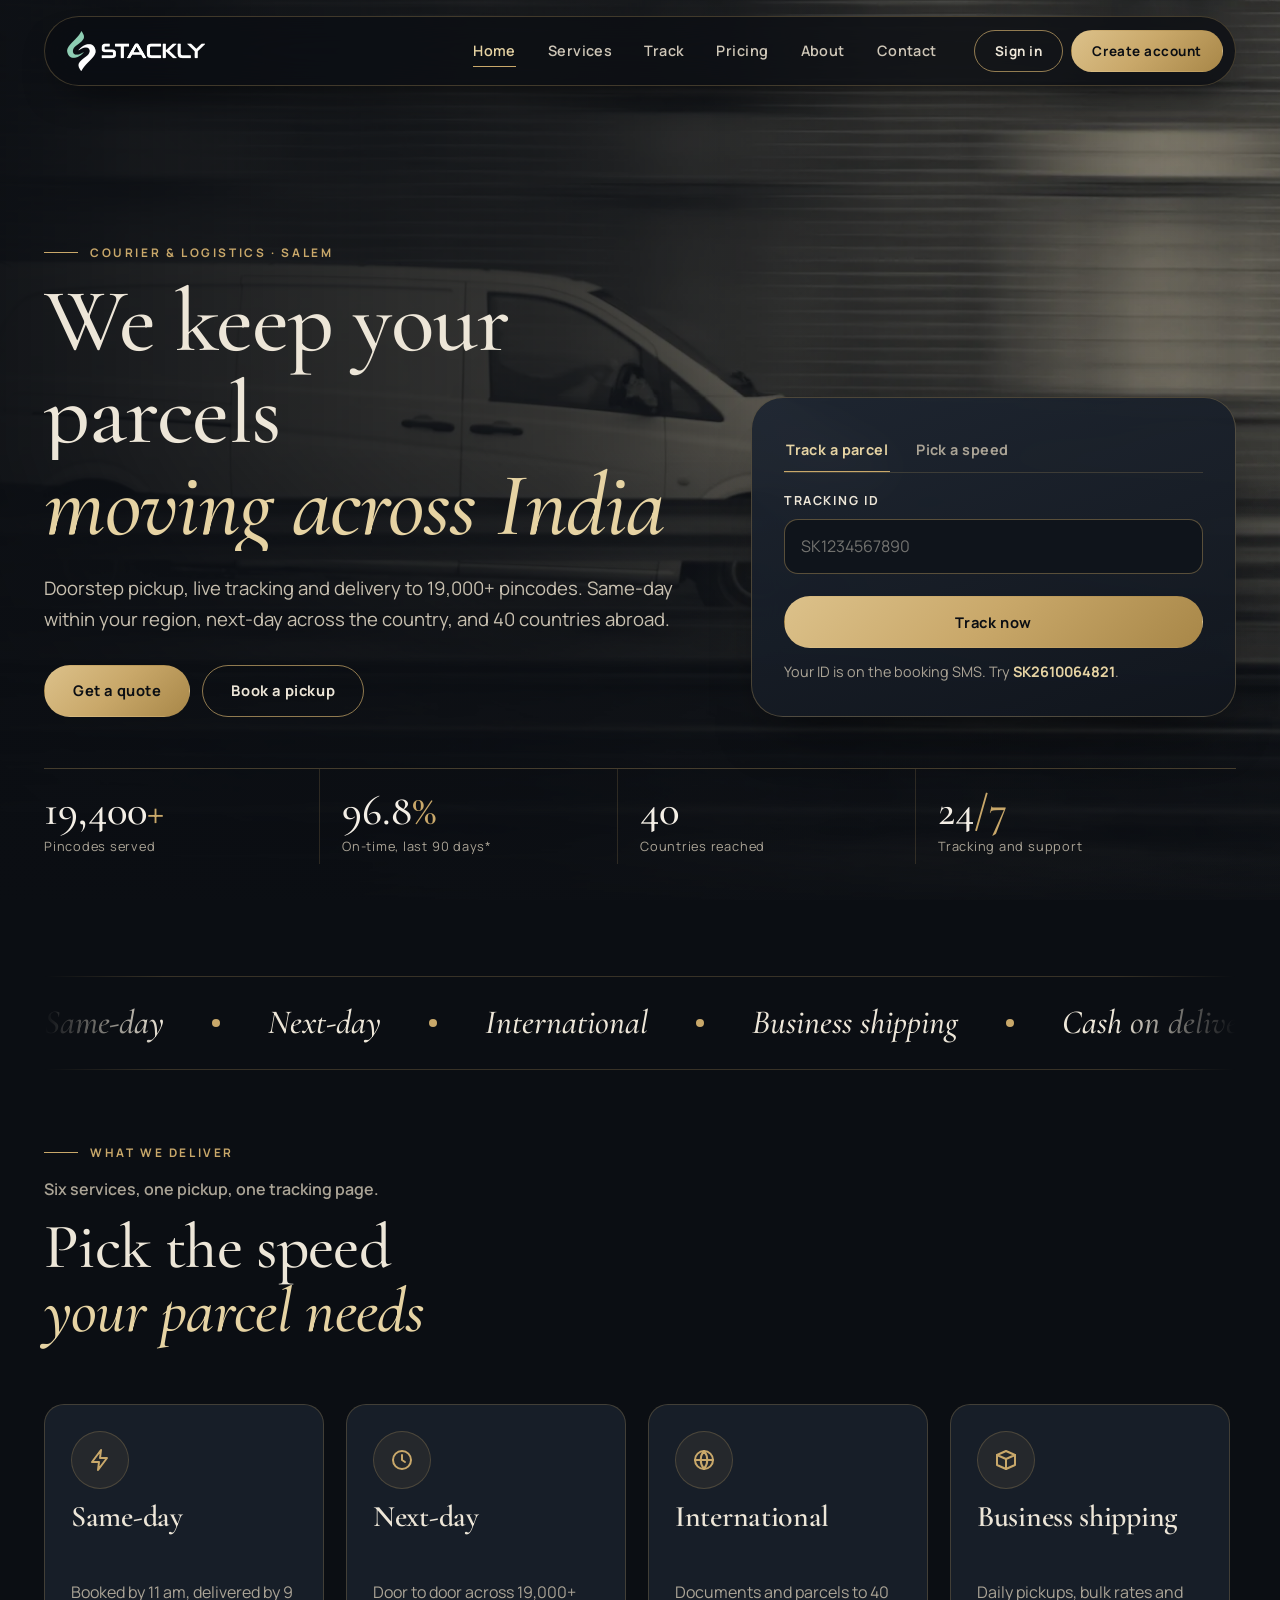
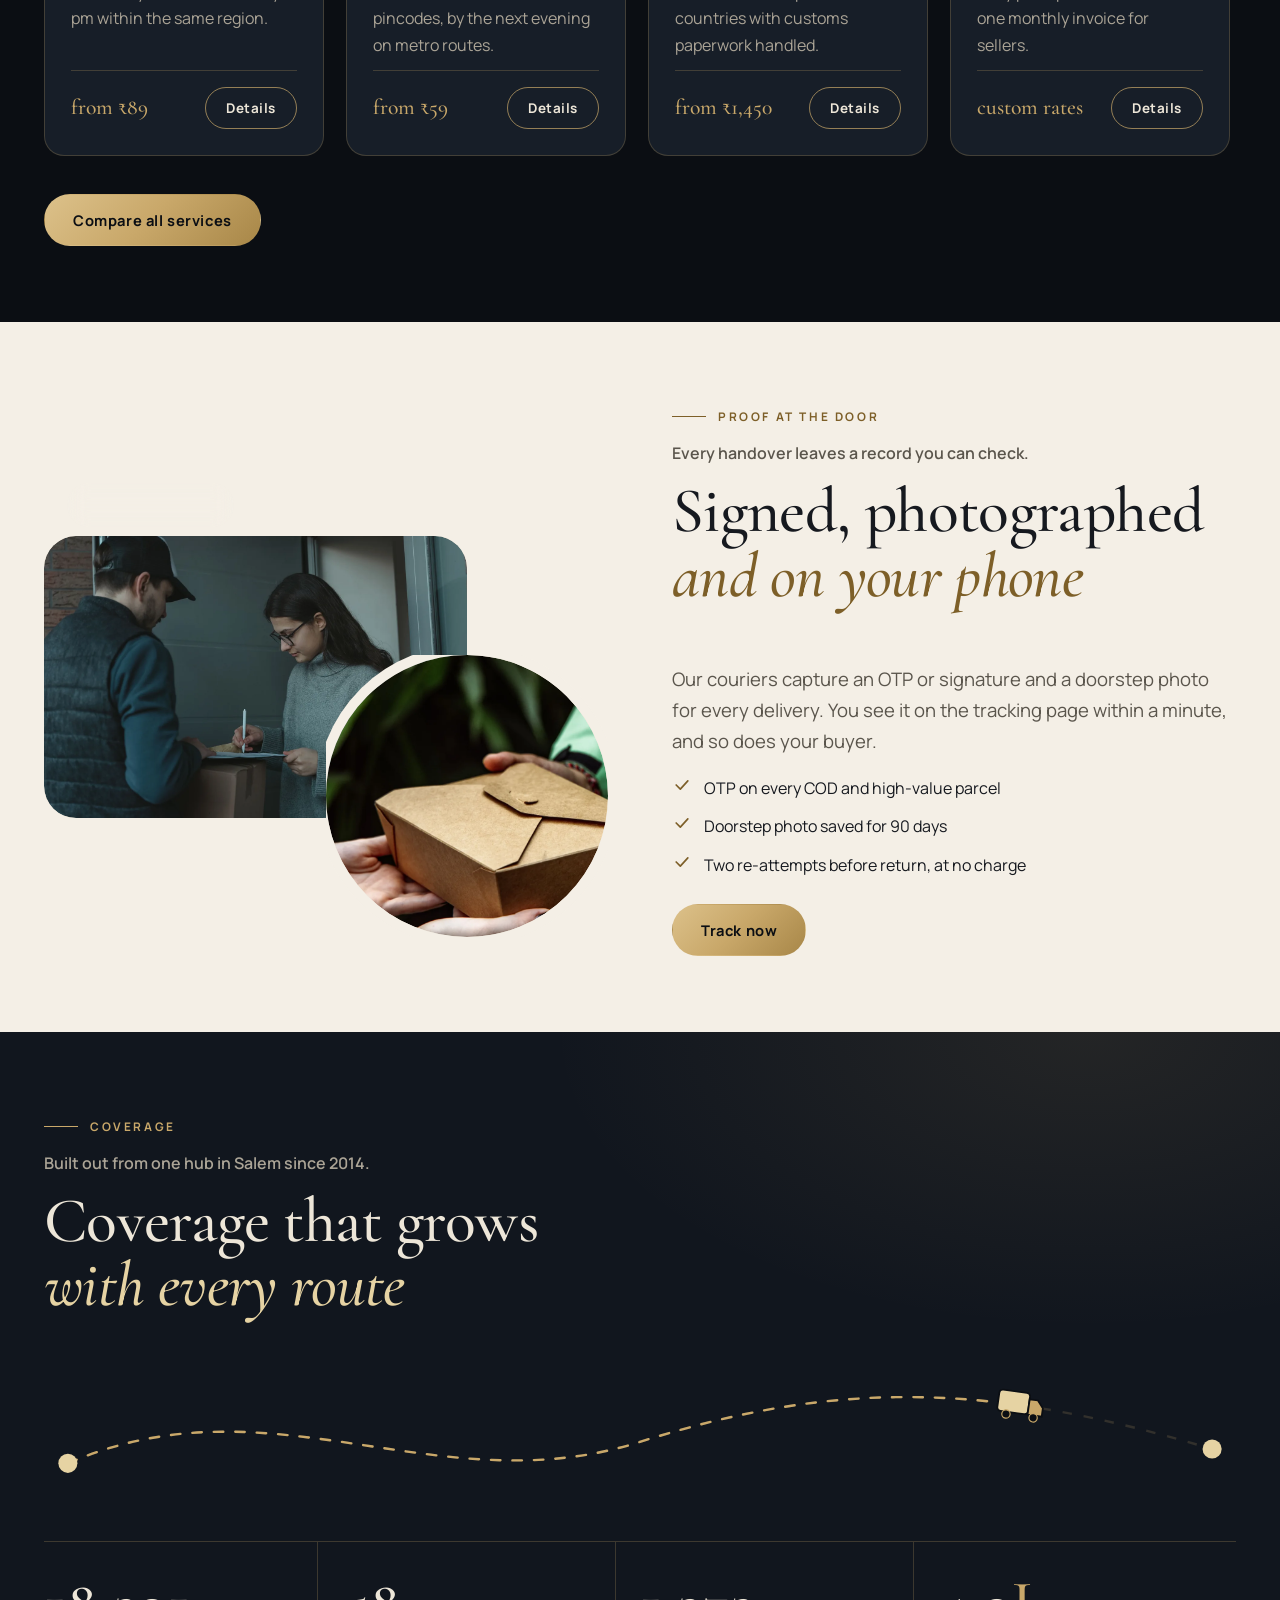
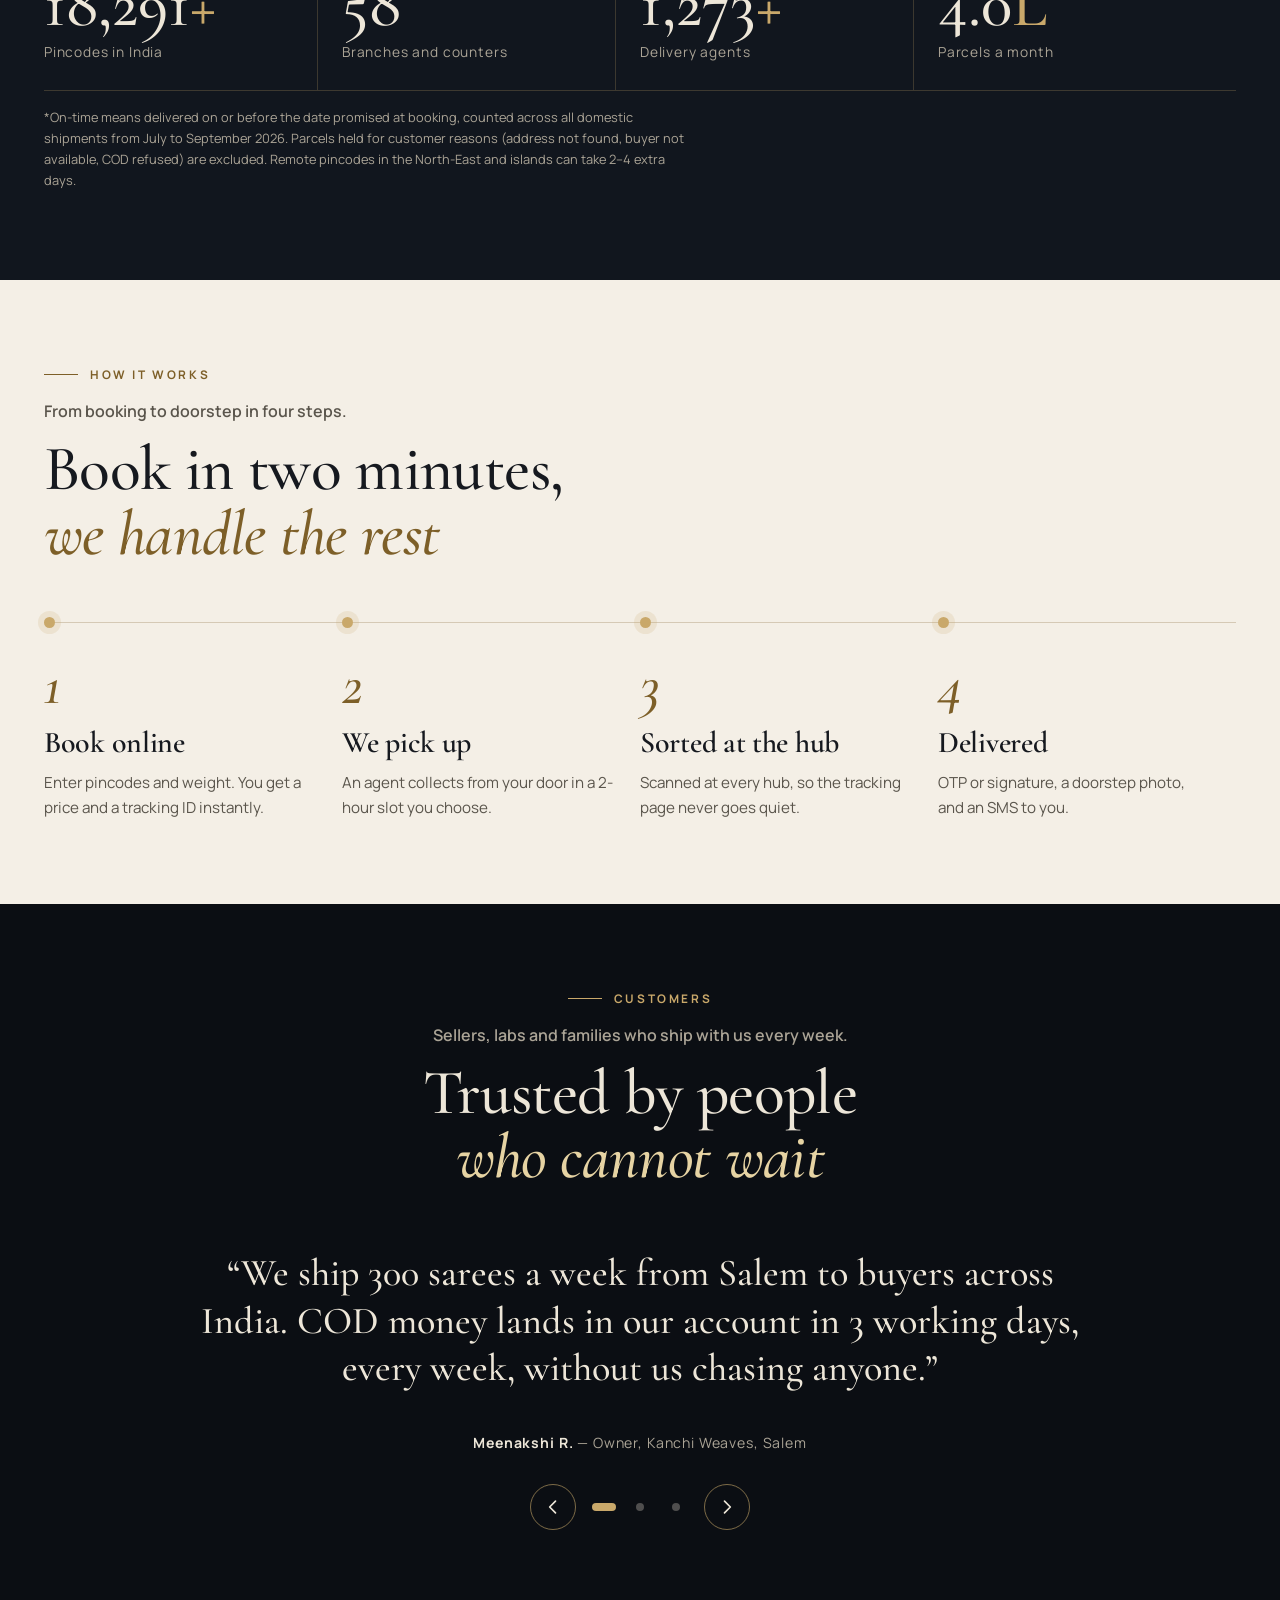
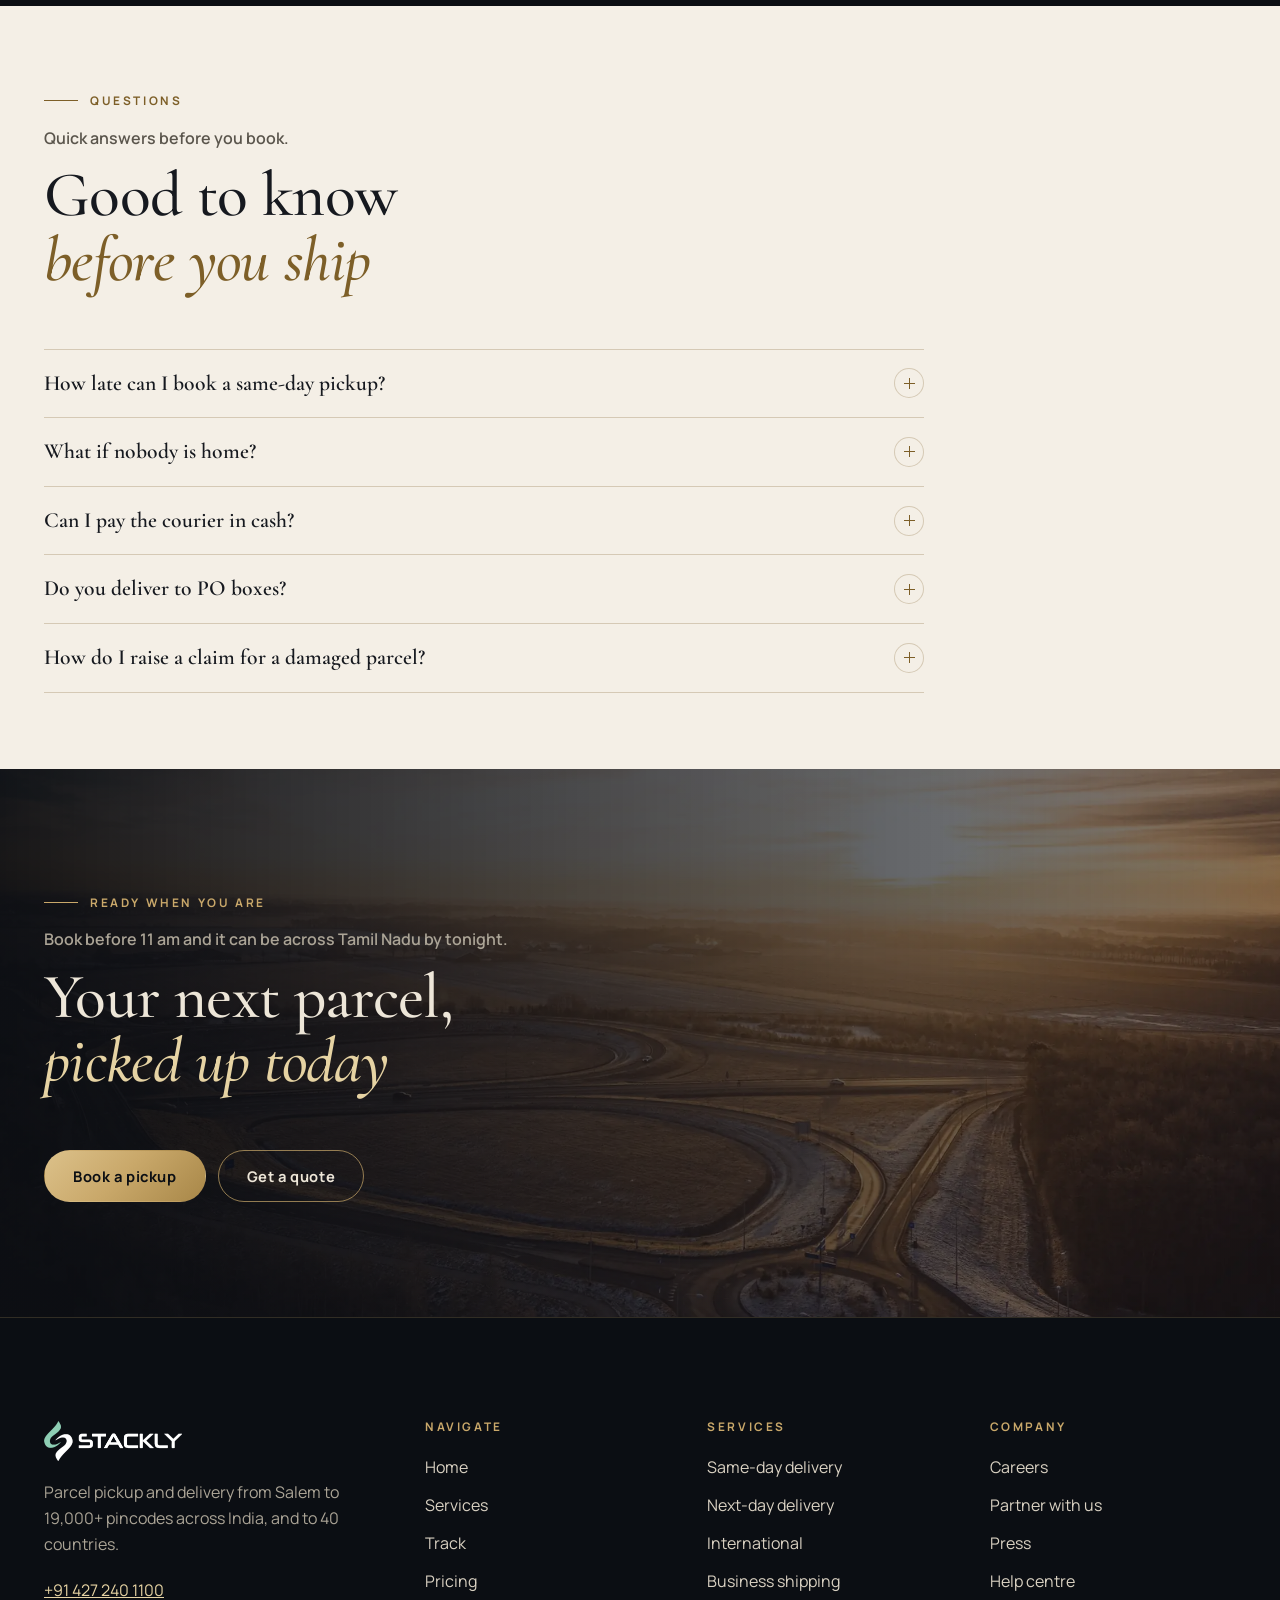
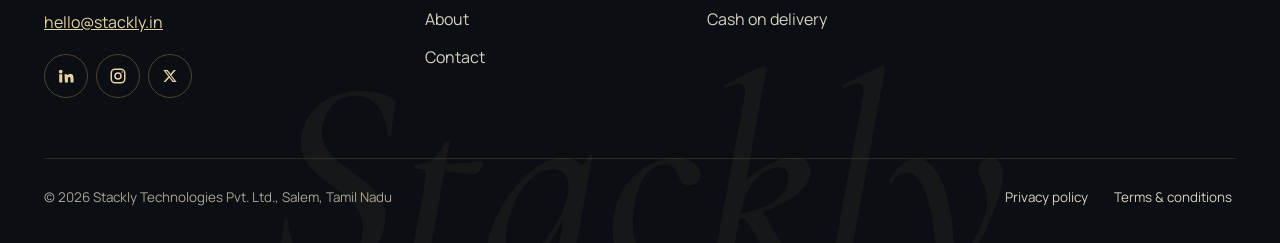
<file: index.html>
<!doctype html>
<html lang="en-IN" class="hero-page">
<head>
<meta charset="utf-8">
<meta name="viewport" content="width=device-width, initial-scale=1">
<title>Stackly — Courier and parcel delivery across India</title>
<meta name="description" content="Doorstep pickup, live tracking and delivery to 19,000+ pincodes from Salem, Tamil Nadu.">
<meta name="theme-color" content="#0F1E33">
<link rel="icon" href="favicon.svg" type="image/svg+xml">
<link rel="stylesheet" href="styles.css">
<script src="script.js" defer></script>
</head>
<body>
<a class="skip" href="index.html#main">Skip to content</a>
<header class="site-header">
<div class="pill">
<a class="brand" href="index.html" data-home-logo aria-label="Stackly home"><img src="logo-light.webp" alt="Stackly" width="138" height="40"></a>
<nav class="nav" aria-label="Main"><a href="index.html" aria-current="page">Home</a><a href="services.html">Services</a><a href="track.html">Track</a><a href="pricing.html">Pricing</a><a href="about.html">About</a><a href="contact.html">Contact</a></nav>
<div class="head-cta"><a class="btn btn-ghost btn-sm" href="signin.html">Sign in</a><a class="btn btn-primary btn-sm on-dark" href="signup.html">Create account</a></div>
<button class="burger" type="button" aria-label="Open menu" aria-expanded="false" aria-controls="mobile-menu"><span></span></button>
</div>
<div class="mobile-menu" id="mobile-menu" aria-hidden="true">
<nav aria-label="Mobile"><a class="m-link" href="index.html" aria-current="page">Home</a><a class="m-link" href="services.html">Services</a><a class="m-link" href="track.html">Track</a><a class="m-link" href="pricing.html">Pricing</a><a class="m-link" href="about.html">About</a><a class="m-link" href="contact.html">Contact</a></nav>
<div class="btn-row on-dark"><a class="btn btn-ghost" href="signin.html">Sign in</a><a class="btn btn-primary" href="signup.html">Create account</a></div>
</div>
</header><main id="main">
<section class="hero dark" aria-labelledby="hero-h">
<div class="hero-media"><img src="hero-van.webp" alt="A white delivery van moving fast along a city road" width="2400" height="1088" fetchpriority="high"></div>
<div class="wrap hero-inner">
<div class="hero-grid">
<div>
<span class="label">Courier &amp; logistics · Salem</span>
<h1 id="hero-h"><span class="hero-line"><span>We keep your parcels</span></span> <em class="hero-line"><span>moving across India</span></em></h1>
<div class="hero-fade"><p class="lede">Doorstep pickup, live tracking and delivery to 19,000+ pincodes. Same-day within your region, next-day across the country, and 40 countries abroad.</p>
<div class="btn-row"><a class="btn btn-primary" href="pricing.html">Get a quote</a><a class="btn btn-ghost" href="signup.html">Book a pickup</a></div></div>
</div>
<div class="track-card hero-fade" data-tilt>
<div class="tabs" role="tablist" aria-label="Quick actions"><button type="button" role="tab" id="tab-t" aria-controls="pane-t" aria-selected="true">Track a parcel</button><button type="button" role="tab" id="tab-s" aria-controls="pane-s" aria-selected="false" tabindex="-1">Pick a speed</button></div>
<div id="pane-t" role="tabpanel" aria-labelledby="tab-t">
<form data-validate="track" class="quick-track">
<div class="field "><label for="q-id">Tracking ID</label><input class="input" id="q-id" name="q-id" type="text" data-v="trackid" maxlength="12" autocomplete="off" placeholder="SK1234567890" ></div>
<button class="btn btn-primary btn-block" type="submit">Track now</button>
</form>
<p style="margin:12px 0 0">Your ID is on the booking SMS. Try <strong>SK2610064821</strong>.</p>
</div>
<div id="pane-s" role="tabpanel" aria-labelledby="tab-s" hidden>
<div class="c3d" aria-roledescription="carousel" aria-label="Delivery speeds"><div class="c3d-ring"><div class="c3d-card"><h3>Same-day</h3><p>Within your region, before 9 pm.</p><span class="price">from ₹89</span></div><div class="c3d-card"><h3>Next-day</h3><p>Metro to metro by the next evening.</p><span class="price">from ₹59</span></div><div class="c3d-card"><h3>International</h3><p>40 countries, customs included.</p><span class="price">from ₹1,450</span></div></div></div>
<div class="c3d-nav"><button class="icon-btn" type="button" data-c3d="prev" aria-label="Previous speed"><svg class="ico" viewBox="0 0 24 24" fill="none" stroke="currentColor" stroke-width="2" stroke-linecap="round" stroke-linejoin="round" aria-hidden="true"><path d="M15 5l-7 7 7 7"/></svg></button><span class="c3d-live sr-only" aria-live="polite"></span><button class="icon-btn" type="button" data-c3d="next" aria-label="Next speed"><svg class="ico" viewBox="0 0 24 24" fill="none" stroke="currentColor" stroke-width="2" stroke-linecap="round" stroke-linejoin="round" aria-hidden="true"><path d="M9 5l7 7-7 7"/></svg></button></div>
<a class="btn btn-primary btn-block" href="pricing.html" style="margin-top:14px">Get a quote</a>
</div>
</div>
</div>
<div class="hero-stats" data-fx="count">
<div><strong><span data-count="19400">19,400</span><span class="suf">+</span></strong><span>Pincodes served</span></div>
<div><strong><span data-count="96.8">96.8</span><span class="suf">%</span></strong><span>On-time, last 90 days*</span></div>
<div><strong><span data-count="40">40</span></strong><span>Countries reached</span></div>
<div><strong>24<span class="suf">/7</span></strong><span>Tracking and support</span></div>
</div>
</div>
</section>

<section class="section" aria-labelledby="svc-h">
<div class="wrap">
<div class="marquee" aria-hidden="true"><div class="marquee-track"><span>Same-day</span><span>Next-day</span><span>International</span><span>Business shipping</span><span>Cash on delivery</span><span>Packing help</span><span>Same-day</span><span>Next-day</span><span>International</span><span>Business shipping</span><span>Cash on delivery</span><span>Packing help</span></div></div>
<div class="sec-head" data-reveal="up">
<span class="label">What we deliver</span><p class="intro">Six services, one pickup, one tracking page.</p>
<h2>Pick the speed <em>your parcel needs</em></h2></div>
<div class="rail" role="list" aria-label="Services"><article class="card" data-reveal="up"><div class="card-body"><div class="svc-icon"><svg class="ico" viewBox="0 0 24 24" fill="none" stroke="currentColor" stroke-width="2" stroke-linecap="round" stroke-linejoin="round" aria-hidden="true"><path d="M13 2 4 14h7l-1 8 9-12h-7z"/></svg></div><h3>Same-day</h3><p>Booked by 11 am, delivered by 9 pm within the same region.</p><div class="card-foot"><span class="price">from ₹89</span><a class="btn btn-ghost btn-sm" href="404.html">Details</a></div></div></article><article class="card" data-reveal="up"><div class="card-body"><div class="svc-icon"><svg class="ico" viewBox="0 0 24 24" fill="none" stroke="currentColor" stroke-width="2" stroke-linecap="round" stroke-linejoin="round" aria-hidden="true"><circle cx="12" cy="12" r="9"/><path d="M12 7v5l3 2"/></svg></div><h3>Next-day</h3><p>Door to door across 19,000+ pincodes, by the next evening on metro routes.</p><div class="card-foot"><span class="price">from ₹59</span><a class="btn btn-ghost btn-sm" href="404.html">Details</a></div></div></article><article class="card" data-reveal="up"><div class="card-body"><div class="svc-icon"><svg class="ico" viewBox="0 0 24 24" fill="none" stroke="currentColor" stroke-width="2" stroke-linecap="round" stroke-linejoin="round" aria-hidden="true"><circle cx="12" cy="12" r="9"/><path d="M3 12h18M12 3a14 14 0 0 1 0 18M12 3a14 14 0 0 0 0 18"/></svg></div><h3>International</h3><p>Documents and parcels to 40 countries with customs paperwork handled.</p><div class="card-foot"><span class="price">from ₹1,450</span><a class="btn btn-ghost btn-sm" href="404.html">Details</a></div></div></article><article class="card" data-reveal="up"><div class="card-body"><div class="svc-icon"><svg class="ico" viewBox="0 0 24 24" fill="none" stroke="currentColor" stroke-width="2" stroke-linecap="round" stroke-linejoin="round" aria-hidden="true"><path d="M3 7l9-4 9 4-9 4z"/><path d="M3 7v10l9 4 9-4V7"/><path d="M12 11v10"/></svg></div><h3>Business shipping</h3><p>Daily pickups, bulk rates and one monthly invoice for sellers.</p><div class="card-foot"><span class="price">custom rates</span><a class="btn btn-ghost btn-sm" href="404.html">Details</a></div></div></article><article class="card" data-reveal="up"><div class="card-body"><div class="svc-icon"><svg class="ico" viewBox="0 0 24 24" fill="none" stroke="currentColor" stroke-width="2" stroke-linecap="round" stroke-linejoin="round" aria-hidden="true"><rect x="2" y="6" width="20" height="12" rx="2"/><circle cx="12" cy="12" r="2.5"/><path d="M6 10v4M18 10v4"/></svg></div><h3>Cash on delivery</h3><p>We collect from your buyer and settle to your bank in 3 working days.</p><div class="card-foot"><span class="price">₹45 per parcel</span><a class="btn btn-ghost btn-sm" href="404.html">Details</a></div></div></article><article class="card" data-reveal="up"><div class="card-body"><div class="svc-icon"><svg class="ico" viewBox="0 0 24 24" fill="none" stroke="currentColor" stroke-width="2" stroke-linecap="round" stroke-linejoin="round" aria-hidden="true"><rect x="3" y="7" width="18" height="13" rx="2"/><path d="M3 11h18M12 7v4M8 3h8l1 4H7z"/></svg></div><h3>Packing help</h3><p>Boxes, bubble wrap and fragile labels at any Stackly counter.</p><div class="card-foot"><span class="price">from ₹25</span><a class="btn btn-ghost btn-sm" href="404.html">Details</a></div></div></article></div>
<div class="btn-row" style="margin-top:24px"><a class="btn btn-primary" href="services.html">Compare all services</a></div>
</div>
</section>

<section class="section tint" aria-labelledby="pair-h">
<div class="wrap split">
<div class="pair" data-reveal="left">
<div data-reveal="curtain" class="frame round p-main"><img src="home-doorstep.webp" alt="A Stackly courier waits while a customer signs for her parcel at the door" width="1400" height="933" loading="lazy" decoding="async" ></div>
<div data-reveal="curtain" class="frame circle p-sub"><img src="home-handover.webp" alt="Hands passing a kraft parcel box from courier to customer" width="900" height="900" loading="lazy" decoding="async" ></div>
<span class="chip"><span class="dot"></span>Signed at 6:42 pm</span>
</div>
<div data-reveal="right">
<div class="sec-head" data-reveal="up">
<span class="label">Proof at the door</span><p class="intro">Every handover leaves a record you can check.</p>
<h2>Signed, photographed <em>and on your phone</em></h2></div>
<p class="lede">Our couriers capture an OTP or signature and a doorstep photo for every delivery. You see it on the tracking page within a minute, and so does your buyer.</p>
<ul class="list-plain"><li><svg class="ico ico-acc" viewBox="0 0 24 24" fill="none" stroke="currentColor" stroke-width="2" stroke-linecap="round" stroke-linejoin="round" aria-hidden="true"><path d="m5 12 5 5 9-10"/></svg>OTP on every COD and high-value parcel</li><li><svg class="ico ico-acc" viewBox="0 0 24 24" fill="none" stroke="currentColor" stroke-width="2" stroke-linecap="round" stroke-linejoin="round" aria-hidden="true"><path d="m5 12 5 5 9-10"/></svg>Doorstep photo saved for 90 days</li><li><svg class="ico ico-acc" viewBox="0 0 24 24" fill="none" stroke="currentColor" stroke-width="2" stroke-linecap="round" stroke-linejoin="round" aria-hidden="true"><path d="m5 12 5 5 9-10"/></svg>Two re-attempts before return, at no charge</li></ul>
<a class="btn btn-primary" href="track.html">Track now</a>
</div>
</div>
</section>

<section class="section dark" aria-labelledby="cov-h">
<div class="wrap">
<div class="sec-head" data-reveal="up">
<span class="label">Coverage</span><p class="intro">Built out from one hub in Salem since 2014.</p>
<h2>Coverage that grows <em>with every route</em></h2></div>
<svg class="route  route-band" viewBox="0 0 1000 120" data-fx="route" aria-hidden="true" focusable="false">
<defs><mask id="rm1" maskUnits="userSpaceOnUse"><path class="mpath" d="M20 80 C 190 6, 330 116, 500 62 S 800 14, 980 68" stroke="#fff" stroke-width="12" fill="none"/></mask></defs>
<path class="ghost" d="M20 80 C 190 6, 330 116, 500 62 S 800 14, 980 68"/><path class="path" d="M20 80 C 190 6, 330 116, 500 62 S 800 14, 980 68" mask="url(#rm1)"/>
<circle class="pin" cx="20" cy="80" r="8"/><circle class="pin" cx="980" cy="68" r="8"/>
<g class="van" transform="translate(20 80)"><g transform="translate(-20 -13)"><rect x="0" y="2" width="26" height="18" rx="3" fill="#E6D3A3" stroke="#0B0E13" stroke-width="1.5"/><path d="M26 7h7l5 6v7H26z" fill="#C9A86A" stroke="#0B0E13" stroke-width="1.5"/><circle cx="8" cy="22" r="3.5" fill="#0B0E13" stroke="#C9A86A"/><circle cx="31" cy="22" r="3.5" fill="#0B0E13" stroke="#C9A86A"/></g></g>
</svg>
<div class="stats" data-fx="count">
<div class="stat" data-reveal="up"><strong><span data-count="19400">19,400</span><span class="suf">+</span></strong><span>Pincodes in India</span></div>
<div class="stat" data-reveal="up"><strong><span data-count="62">62</span></strong><span>Branches and counters</span></div>
<div class="stat" data-reveal="up"><strong><span data-count="1350">1,350</span><span class="suf">+</span></strong><span>Delivery agents</span></div>
<div class="stat" data-reveal="up"><strong><span data-count="4.2">4.2</span><span class="suf">L</span></strong><span>Parcels a month</span></div>
</div>
<p class="caveat">*On-time means delivered on or before the date promised at booking, counted across all domestic shipments from July to September 2026. Parcels held for customer reasons (address not found, buyer not available, COD refused) are excluded. Remote pincodes in the North-East and islands can take 2–4 extra days.</p>
</div>
</section>

<section class="section tint" aria-labelledby="how-h">
<div class="wrap">
<div class="sec-head" data-reveal="up">
<span class="label">How it works</span><p class="intro">From booking to doorstep in four steps.</p>
<h2>Book in two minutes, <em>we handle the rest</em></h2></div>
<ol class="steps" style="list-style:none;padding:0;margin:0">
<li class="step" data-reveal="up"><span class="n">1</span><h3>Book online</h3><p>Enter pincodes and weight. You get a price and a tracking ID instantly.</p></li>
<li class="step" data-reveal="up"><span class="n">2</span><h3>We pick up</h3><p>An agent collects from your door in a 2-hour slot you choose.</p></li>
<li class="step" data-reveal="up"><span class="n">3</span><h3>Sorted at the hub</h3><p>Scanned at every hub, so the tracking page never goes quiet.</p></li>
<li class="step" data-reveal="up"><span class="n">4</span><h3>Delivered</h3><p>OTP or signature, a doorstep photo, and an SMS to you.</p></li>
</ol>
</div>
</section>

<section class="section" aria-labelledby="t-h">
<div class="wrap">
<div class="sec-head center" data-reveal="up">
<span class="label">Customers</span><p class="intro">Sellers, labs and families who ship with us every week.</p>
<h2>Trusted by people <em>who cannot wait</em></h2></div>
<div class="tcar" aria-roledescription="carousel" aria-label="Testimonials"><div class="ttrack"><div class="tslide"><blockquote class="quote"><p>“We ship 300 sarees a week from Salem to buyers across India. COD money lands in our account in 3 working days, every week, without us chasing anyone.”</p><footer><strong>Meenakshi R.</strong> — Owner, Kanchi Weaves, Salem</footer></blockquote></div><div class="tslide"><blockquote class="quote"><p>“Our lab sends samples to Coimbatore every evening. Stackly picks up at 7 pm and they are on the bench by 10 the next morning.”</p><footer><strong>Dr. Arun Prakash</strong> — Operations, Vel Diagnostics</footer></blockquote></div><div class="tslide"><blockquote class="quote"><p>“I sent my daughter's documents to Melbourne for her admission. The tracking page told me exactly where they were at every step.”</p><footer><strong>Lakshmi Narayanan</strong> — Customer, Kumbakonam</footer></blockquote></div></div></div>
<div class="tnav"><button class="icon-btn" type="button" data-t="prev" aria-label="Previous testimonial"><svg class="ico" viewBox="0 0 24 24" fill="none" stroke="currentColor" stroke-width="2" stroke-linecap="round" stroke-linejoin="round" aria-hidden="true"><path d="M15 5l-7 7 7 7"/></svg></button><div class="dots"><button type="button" aria-label="Show testimonial 1"></button><button type="button" aria-label="Show testimonial 2"></button><button type="button" aria-label="Show testimonial 3"></button></div><button class="icon-btn" type="button" data-t="next" aria-label="Next testimonial"><svg class="ico" viewBox="0 0 24 24" fill="none" stroke="currentColor" stroke-width="2" stroke-linecap="round" stroke-linejoin="round" aria-hidden="true"><path d="M9 5l7 7-7 7"/></svg></button></div>
</div>
</section>

<section class="section tint" aria-labelledby="faq-h">
<div class="wrap">
<div class="sec-head" data-reveal="up">
<span class="label">Questions</span><p class="intro">Quick answers before you book.</p>
<h2>Good to know <em>before you ship</em></h2></div>
<div class="faq"><details data-reveal="up"><summary>How late can I book a same-day pickup?</summary><p>Book by 11 am for delivery the same evening within your region. Bookings after 11 am go out first thing the next morning.</p></details><details data-reveal="up"><summary>What if nobody is home?</summary><p>The courier calls you and the receiver. We make two more attempts on the next working days at no extra charge before returning the parcel.</p></details><details data-reveal="up"><summary>Can I pay the courier in cash?</summary><p>Yes. You can pay online, by UPI at pickup, or in cash at any Stackly counter. Business accounts are billed monthly.</p></details><details data-reveal="up"><summary>Do you deliver to PO boxes?</summary><p>No. We need a street address and a phone number so the courier can reach the receiver.</p></details><details data-reveal="up"><summary>How do I raise a claim for a damaged parcel?</summary><p>Raise it from your dashboard within 48 hours of delivery with photos of the box and contents. Insured parcels are settled within 7 working days.</p></details></div>
</div>
</section>
<section class="band dark band-photo" aria-labelledby="cta-h"><img src="band-route.webp" alt="Aerial view of a highway interchange at sunrise" width="2400" height="1121" loading="lazy" decoding="async" class="bg" >
<div class="wrap"><div class="sec-head" data-reveal="left"><span class="label">Ready when you are</span><p class="intro">Book before 11 am and it can be across Tamil Nadu by tonight.</p>
<h2 id="cta-h">Your next parcel, <em>picked up today</em></h2></div><div class="btn-row on-dark" data-reveal="up"><a class="btn btn-primary" href="signup.html">Book a pickup</a><a class="btn btn-ghost" href="pricing.html">Get a quote</a></div></div></section>
</main><footer class="site-footer">
<div class="wrap">
<div class="foot-grid">
<div class="foot-brand"><a class="brand" href="index.html" data-home-logo aria-label="Stackly home"><img src="logo-light.webp" alt="Stackly" width="138" height="40" loading="lazy"></a>
<p>Parcel pickup and delivery from Salem to 19,000+ pincodes across India, and to 40 countries.</p>
<p><a href="404.html">+91 427 240 1100</a><br><a href="404.html">hello@stackly.in</a></p>
<p class="social"><a href="404.html" aria-label="Stackly on LinkedIn"><svg viewBox="0 0 24 24" width="18" height="18" fill="currentColor" aria-hidden="true"><path d="M4.98 3.5a2.5 2.5 0 1 1 0 5 2.5 2.5 0 0 1 0-5zM3 9.5h4v11H3zM10 9.5h3.8v1.6h.1c.5-1 1.8-1.9 3.7-1.9 4 0 4.4 2.6 4.4 6v5.3h-4v-4.7c0-1.1 0-2.6-1.6-2.6s-1.8 1.2-1.8 2.5v4.8h-4z"/></svg></a><a href="404.html" aria-label="Stackly on Instagram"><svg viewBox="0 0 24 24" width="18" height="18" fill="none" stroke="currentColor" stroke-width="2" aria-hidden="true"><rect x="3" y="3" width="18" height="18" rx="5"/><circle cx="12" cy="12" r="4"/><circle cx="17.5" cy="6.5" r="1" fill="currentColor" stroke="none"/></svg></a><a href="404.html" aria-label="Stackly on X"><svg viewBox="0 0 24 24" width="16" height="16" fill="currentColor" aria-hidden="true"><path d="M17.8 3h3.1l-6.8 7.8L22 21h-6.2l-4.9-6.4L5.3 21H2.2l7.3-8.3L2 3h6.4l4.4 5.8zm-1.1 16.2h1.7L7.4 4.7H5.6z"/></svg></a></p></div>
<div><h4>Navigate</h4><ul><li><a href="index.html">Home</a></li><li><a href="services.html">Services</a></li><li><a href="track.html">Track</a></li><li><a href="pricing.html">Pricing</a></li><li><a href="about.html">About</a></li><li><a href="contact.html">Contact</a></li></ul></div>
<div><h4>Services</h4><ul><li><a href="404.html">Same-day delivery</a></li><li><a href="404.html">Next-day delivery</a></li><li><a href="404.html">International</a></li><li><a href="404.html">Business shipping</a></li><li><a href="404.html">Cash on delivery</a></li></ul></div>
<div><h4>Company</h4><ul><li><a href="404.html">Careers</a></li><li><a href="404.html">Partner with us</a></li><li><a href="404.html">Press</a></li><li><a href="404.html">Help centre</a></li></ul></div>
</div>
<div class="foot-bottom"><span>© 2026 Stackly Technologies Pvt. Ltd., Salem, Tamil Nadu</span><span class="legal-links"><a href="404.html">Privacy policy</a><a href="404.html">Terms &amp; conditions</a></span></div>
</div></footer>
</body>
</html>
</file>
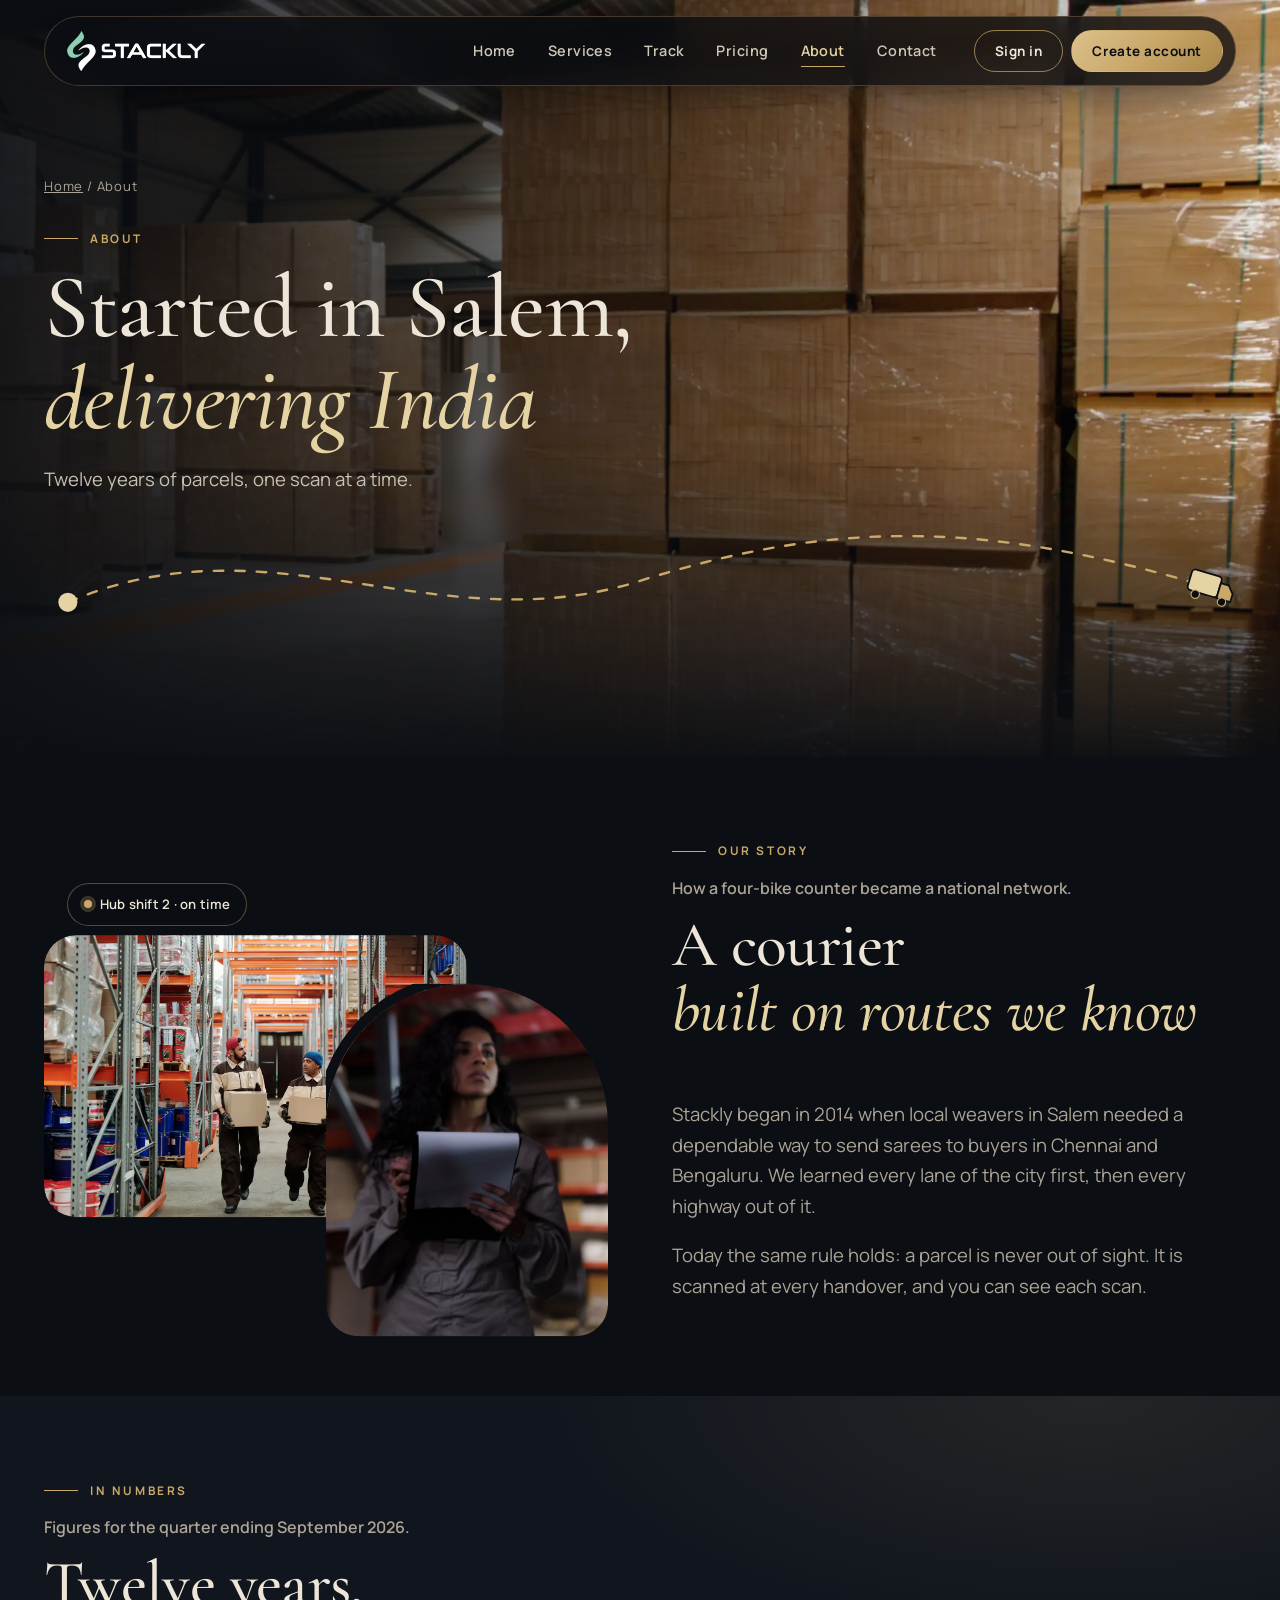
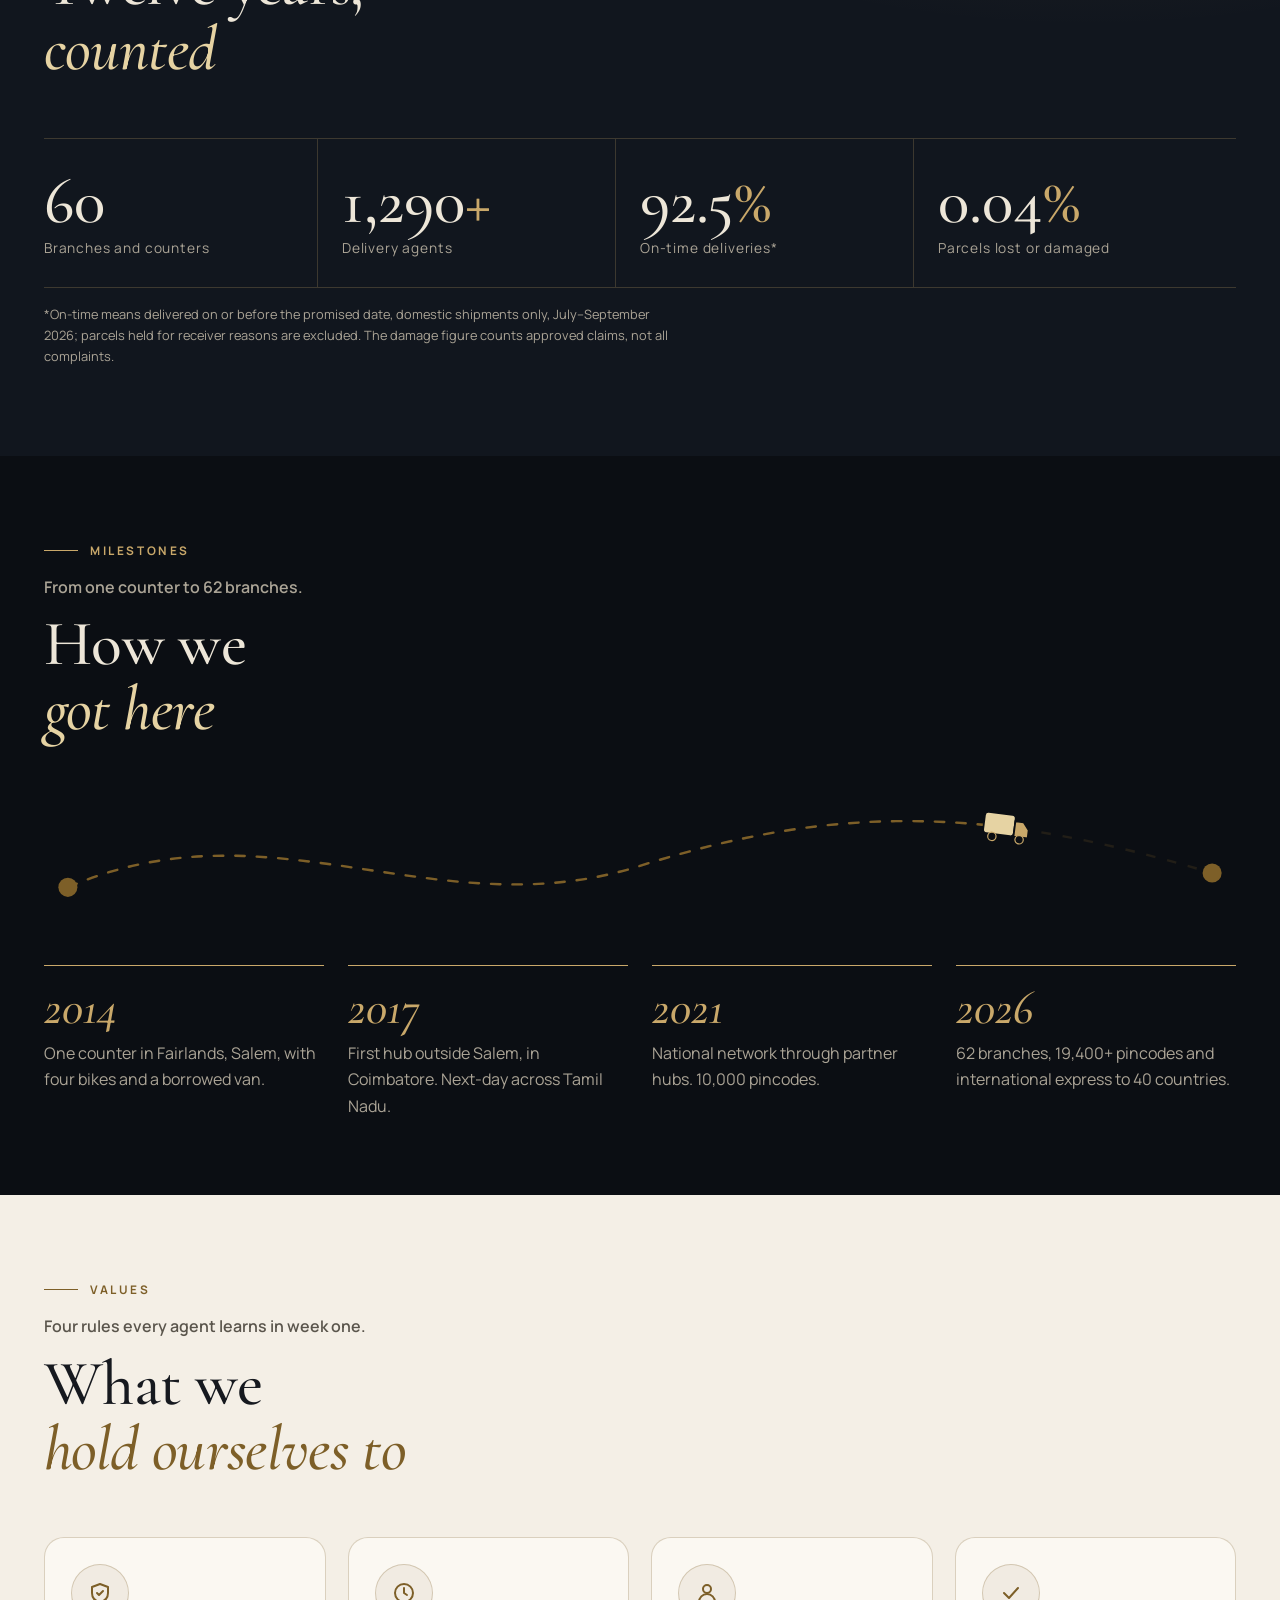
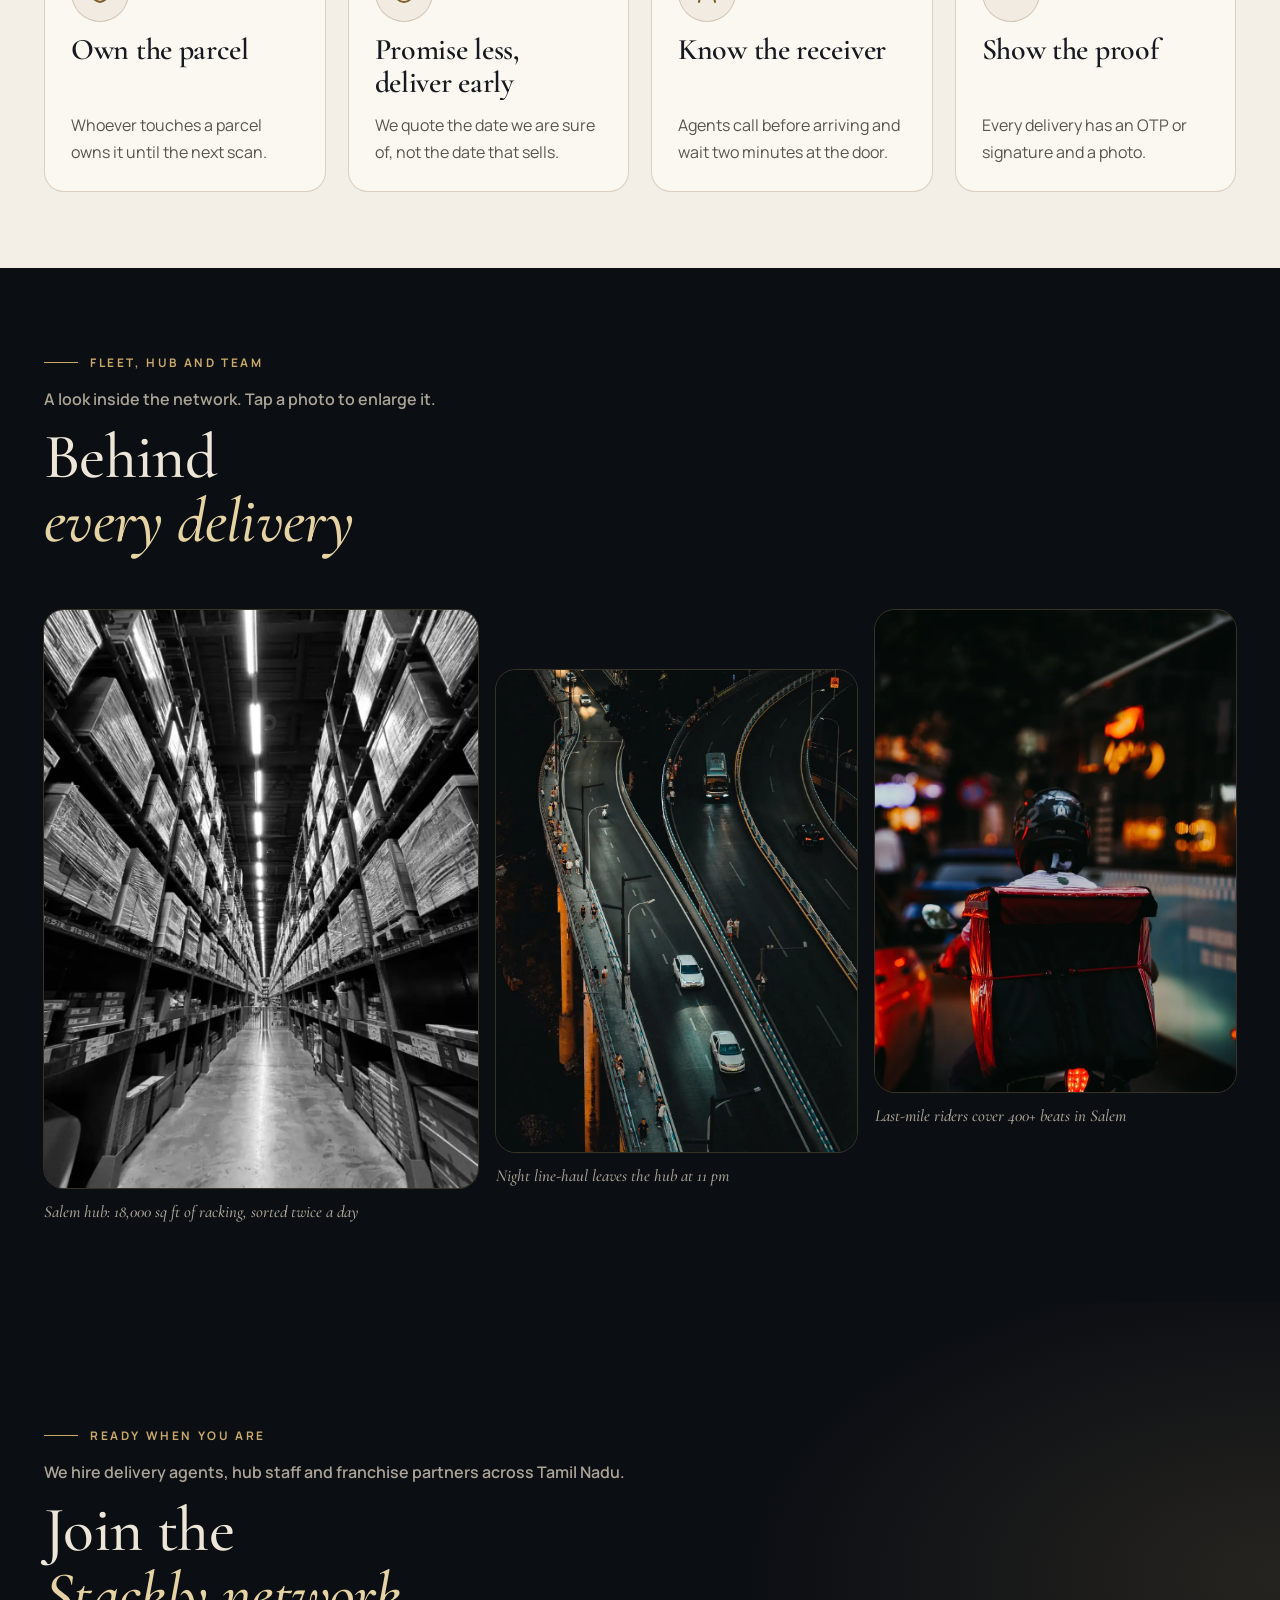
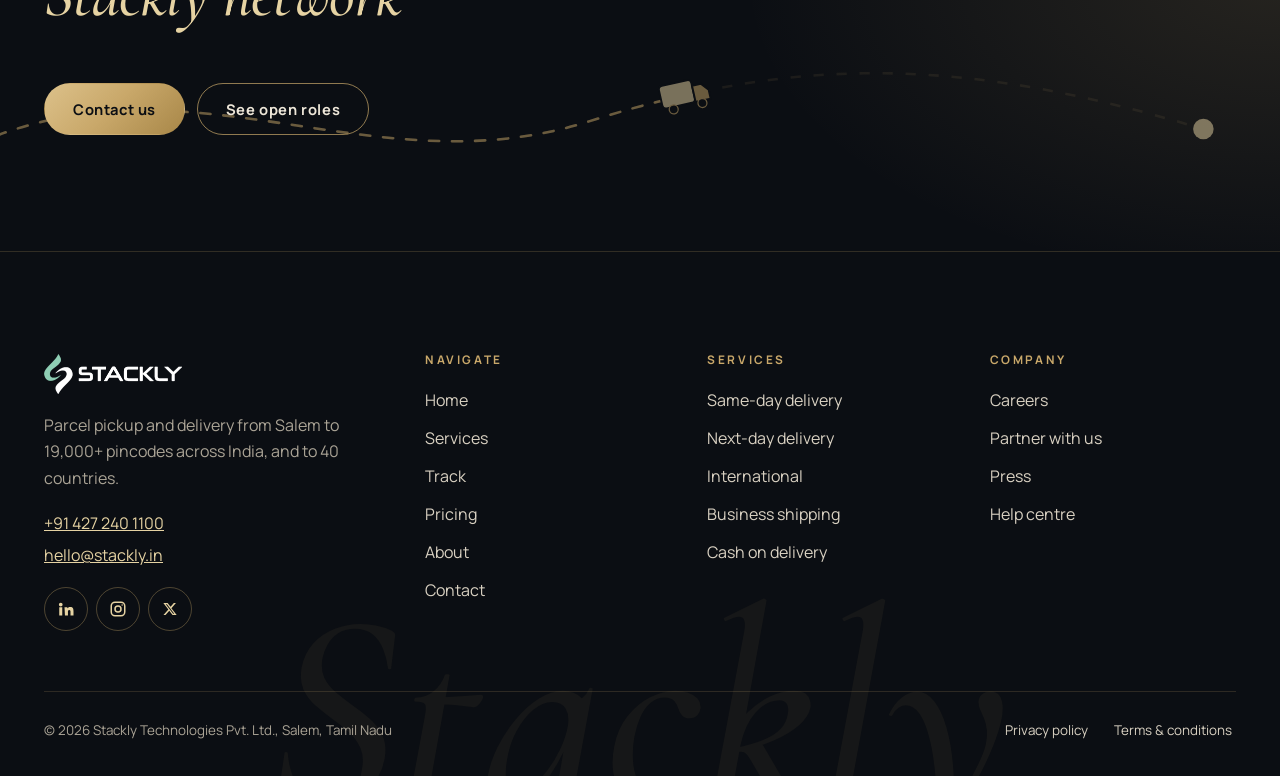
<file: about.html>
<!doctype html>
<html lang="en-IN" class="hero-page">
<head>
<meta charset="utf-8">
<meta name="viewport" content="width=device-width, initial-scale=1">
<title>About Stackly — Courier from Salem</title>
<meta name="description" content="The story, numbers and people behind Stackly courier.">
<meta name="theme-color" content="#0F1E33">
<link rel="icon" href="favicon.svg" type="image/svg+xml">
<link rel="stylesheet" href="styles.css">
<script src="script.js" defer></script>
</head>
<body>
<a class="skip" href="about.html#main">Skip to content</a>
<header class="site-header">
<div class="pill">
<a class="brand" href="index.html" data-home-logo aria-label="Stackly home"><img src="logo-light.webp" alt="Stackly" width="138" height="40"></a>
<nav class="nav" aria-label="Main"><a href="index.html">Home</a><a href="services.html">Services</a><a href="track.html">Track</a><a href="pricing.html">Pricing</a><a href="about.html" aria-current="page">About</a><a href="contact.html">Contact</a></nav>
<div class="head-cta"><a class="btn btn-ghost btn-sm" href="signin.html">Sign in</a><a class="btn btn-primary btn-sm on-dark" href="signup.html">Create account</a></div>
<button class="burger" type="button" aria-label="Open menu" aria-expanded="false" aria-controls="mobile-menu"><span></span></button>
</div>
<div class="mobile-menu" id="mobile-menu" aria-hidden="true">
<nav aria-label="Mobile"><a class="m-link" href="index.html">Home</a><a class="m-link" href="services.html">Services</a><a class="m-link" href="track.html">Track</a><a class="m-link" href="pricing.html">Pricing</a><a class="m-link" href="about.html" aria-current="page">About</a><a class="m-link" href="contact.html">Contact</a></nav>
<div class="btn-row on-dark"><a class="btn btn-ghost" href="signin.html">Sign in</a><a class="btn btn-primary" href="signup.html">Create account</a></div>
</div>
</header><main id="main"><section class="page-hero dark has-photo" aria-labelledby="ph-h"><div class="ph-media"><img src="hero-about.webp" alt="Wrapped pallets of parcels stacked in a Stackly hub" width="2400" height="1664" fetchpriority="high"></div><div class="wrap">
<p class="crumbs"><a href="index.html">Home</a> / About</p>
<span class="label">About</span>
<h1 id="ph-h">Started in Salem, <em>delivering India</em></h1>
<p class="lede" style="margin-top:18px">Twelve years of parcels, one scan at a time.</p>
<svg class="route  route-band" viewBox="0 0 1000 120" data-fx="route" aria-hidden="true" focusable="false">
<defs><mask id="rm8" maskUnits="userSpaceOnUse"><path class="mpath" d="M20 80 C 190 6, 330 116, 500 62 S 800 14, 980 68" stroke="#fff" stroke-width="12" fill="none"/></mask></defs>
<path class="ghost" d="M20 80 C 190 6, 330 116, 500 62 S 800 14, 980 68"/><path class="path" d="M20 80 C 190 6, 330 116, 500 62 S 800 14, 980 68" mask="url(#rm8)"/>
<circle class="pin" cx="20" cy="80" r="8"/><circle class="pin" cx="980" cy="68" r="8"/>
<g class="van" transform="translate(20 80)"><g transform="translate(-20 -13)"><rect x="0" y="2" width="26" height="18" rx="3" fill="#E6D3A3" stroke="#0B0E13" stroke-width="1.5"/><path d="M26 7h7l5 6v7H26z" fill="#C9A86A" stroke="#0B0E13" stroke-width="1.5"/><circle cx="8" cy="22" r="3.5" fill="#0B0E13" stroke="#C9A86A"/><circle cx="31" cy="22" r="3.5" fill="#0B0E13" stroke="#C9A86A"/></g></g>
</svg>
</div></section>
<section class="section" aria-labelledby="st-h"><div class="wrap split">
<div class="pair" data-reveal="left">
<div data-reveal="curtain" class="frame round p-main"><img src="about-team.webp" alt="Two Stackly hub staff walk down a warehouse aisle carrying boxes" width="1400" height="933" loading="lazy" decoding="async" ></div>
<div data-reveal="curtain" class="frame arch p-sub" style="aspect-ratio:4/5"><img src="about-checker.webp" alt="A hub supervisor checks a manifest on her clipboard" width="700" height="872" loading="lazy" decoding="async" ></div>
<span class="chip"><span class="dot"></span>Hub shift 2 · on time</span>
</div>
<div data-reveal="right"><div class="sec-head" data-reveal="up">
<span class="label">Our story</span><p class="intro">How a four-bike counter became a national network.</p>
<h2>A courier <em>built on routes we know</em></h2></div>
<p class="lede">Stackly began in 2014 when local weavers in Salem needed a dependable way to send sarees to buyers in Chennai and Bengaluru. We learned every lane of the city first, then every highway out of it.</p>
<p class="lede">Today the same rule holds: a parcel is never out of sight. It is scanned at every handover, and you can see each scan.</p></div>
</div></section>

<section class="section dark" aria-labelledby="n-h"><div class="wrap">
<div class="sec-head" data-reveal="up">
<span class="label">In numbers</span><p class="intro">Figures for the quarter ending September 2026.</p>
<h2>Twelve years, <em>counted</em></h2></div>
<div class="stats" data-fx="count">
<div class="stat" data-reveal="up"><strong><span data-count="62">62</span></strong><span>Branches and counters</span></div>
<div class="stat" data-reveal="up"><strong><span data-count="1350">1,350</span><span class="suf">+</span></strong><span>Delivery agents</span></div>
<div class="stat" data-reveal="up"><strong><span data-count="96.8">96.8</span><span class="suf">%</span></strong><span>On-time deliveries*</span></div>
<div class="stat" data-reveal="up"><strong><span data-count="0.04">0.04</span><span class="suf">%</span></strong><span>Parcels lost or damaged</span></div>
</div>
<p class="caveat">*On-time means delivered on or before the promised date, domestic shipments only, July–September 2026; parcels held for receiver reasons are excluded. The damage figure counts approved claims, not all complaints.</p>
</div></section>

<section class="section" aria-labelledby="m-h"><div class="wrap">
<div class="sec-head" data-reveal="up">
<span class="label">Milestones</span><p class="intro">From one counter to 62 branches.</p>
<h2>How we <em>got here</em></h2></div>
<svg class="route route-light route-band" viewBox="0 0 1000 120" data-fx="route" aria-hidden="true" focusable="false">
<defs><mask id="rm9" maskUnits="userSpaceOnUse"><path class="mpath" d="M20 80 C 190 6, 330 116, 500 62 S 800 14, 980 68" stroke="#fff" stroke-width="12" fill="none"/></mask></defs>
<path class="ghost" d="M20 80 C 190 6, 330 116, 500 62 S 800 14, 980 68"/><path class="path" d="M20 80 C 190 6, 330 116, 500 62 S 800 14, 980 68" mask="url(#rm9)"/>
<circle class="pin" cx="20" cy="80" r="8"/><circle class="pin" cx="980" cy="68" r="8"/>
<g class="van" transform="translate(20 80)"><g transform="translate(-20 -13)"><rect x="0" y="2" width="26" height="18" rx="3" fill="#E6D3A3" stroke="#0B0E13" stroke-width="1.5"/><path d="M26 7h7l5 6v7H26z" fill="#C9A86A" stroke="#0B0E13" stroke-width="1.5"/><circle cx="8" cy="22" r="3.5" fill="#0B0E13" stroke="#C9A86A"/><circle cx="31" cy="22" r="3.5" fill="#0B0E13" stroke="#C9A86A"/></g></g>
</svg>
<div class="ms"><div class="ms-item" data-reveal="up"><span class="yr">2014</span><p>One counter in Fairlands, Salem, with four bikes and a borrowed van.</p></div><div class="ms-item" data-reveal="up"><span class="yr">2017</span><p>First hub outside Salem, in Coimbatore. Next-day across Tamil Nadu.</p></div><div class="ms-item" data-reveal="up"><span class="yr">2021</span><p>National network through partner hubs. 10,000 pincodes.</p></div><div class="ms-item" data-reveal="up"><span class="yr">2026</span><p>62 branches, 19,400+ pincodes and international express to 40 countries.</p></div></div>
</div></section>

<section class="section tint" aria-labelledby="v-h"><div class="wrap">
<div class="sec-head" data-reveal="up">
<span class="label">Values</span><p class="intro">Four rules every agent learns in week one.</p>
<h2>What we <em>hold ourselves to</em></h2></div>
<div class="cards cards-4"><div class="card" data-reveal="up"><div class="card-body"><div class="svc-icon"><svg class="ico" viewBox="0 0 24 24" fill="none" stroke="currentColor" stroke-width="2" stroke-linecap="round" stroke-linejoin="round" aria-hidden="true"><path d="M12 3 4 6v6c0 5 3.5 8 8 9 4.5-1 8-4 8-9V6z"/><path d="m9 12 2 2 4-4"/></svg></div><h3>Own the parcel</h3><p>Whoever touches a parcel owns it until the next scan.</p></div></div><div class="card" data-reveal="up"><div class="card-body"><div class="svc-icon"><svg class="ico" viewBox="0 0 24 24" fill="none" stroke="currentColor" stroke-width="2" stroke-linecap="round" stroke-linejoin="round" aria-hidden="true"><circle cx="12" cy="12" r="9"/><path d="M12 7v5l3 2"/></svg></div><h3>Promise less, deliver early</h3><p>We quote the date we are sure of, not the date that sells.</p></div></div><div class="card" data-reveal="up"><div class="card-body"><div class="svc-icon"><svg class="ico" viewBox="0 0 24 24" fill="none" stroke="currentColor" stroke-width="2" stroke-linecap="round" stroke-linejoin="round" aria-hidden="true"><circle cx="12" cy="8" r="4"/><path d="M4 21a8 8 0 0 1 16 0"/></svg></div><h3>Know the receiver</h3><p>Agents call before arriving and wait two minutes at the door.</p></div></div><div class="card" data-reveal="up"><div class="card-body"><div class="svc-icon"><svg class="ico" viewBox="0 0 24 24" fill="none" stroke="currentColor" stroke-width="2" stroke-linecap="round" stroke-linejoin="round" aria-hidden="true"><path d="m5 12 5 5 9-10"/></svg></div><h3>Show the proof</h3><p>Every delivery has an OTP or signature and a photo.</p></div></div></div>
</div></section>

<section class="section" aria-labelledby="g-h"><div class="wrap">
<div class="sec-head" data-reveal="up">
<span class="label">Fleet, hub and team</span><p class="intro">A look inside the network. Tap a photo to enlarge it.</p>
<h2>Behind <em>every delivery</em></h2></div>
<div class="gallery"><figure style="margin:0" data-reveal="zoom"><button type="button" data-lightbox data-caption="Salem hub: 18,000 sq ft of racking, sorted twice a day" aria-label="Open photo: Racking aisles in the Salem sorting hub"><img src="gal-hub.webp" alt="Racking aisles in the Salem sorting hub" width="1000" height="1333" loading="lazy" decoding="async" ></button><figcaption>Salem hub: 18,000 sq ft of racking, sorted twice a day</figcaption></figure><figure style="margin:0" data-reveal="zoom"><button type="button" data-lightbox data-caption="Night line-haul leaves the hub at 11 pm" aria-label="Open photo: Elevated city roads at night seen from above"><img src="gal-network.webp" alt="Elevated city roads at night seen from above" width="1000" height="1500" loading="lazy" decoding="async" ></button><figcaption>Night line-haul leaves the hub at 11 pm</figcaption></figure><figure style="margin:0" data-reveal="zoom"><button type="button" data-lightbox data-caption="Last-mile riders cover 400+ beats in Salem" aria-label="Open photo: A delivery rider on a scooter in evening traffic"><img src="gal-rider.webp" alt="A delivery rider on a scooter in evening traffic" width="1000" height="1425" loading="lazy" decoding="async" ></button><figcaption>Last-mile riders cover 400+ beats in Salem</figcaption></figure></div>
</div></section>
<div class="lightbox" role="dialog" aria-modal="true" aria-label="Photo viewer"><button class="icon-btn lb-close" type="button" aria-label="Close photo"><svg class="ico" viewBox="0 0 24 24" fill="none" stroke="currentColor" stroke-width="2" stroke-linecap="round" stroke-linejoin="round" aria-hidden="true"><path d="M6 6l12 12M18 6 6 18"/></svg></button><div class="lb-stage"><p></p></div></div>
<section class="band dark" aria-labelledby="cta-h"><svg class="route  band-route" viewBox="0 0 1000 120" data-fx="route" aria-hidden="true" focusable="false">
<defs><mask id="rm10" maskUnits="userSpaceOnUse"><path class="mpath" d="M20 80 C 190 6, 330 116, 500 62 S 800 14, 980 68" stroke="#fff" stroke-width="12" fill="none"/></mask></defs>
<path class="ghost" d="M20 80 C 190 6, 330 116, 500 62 S 800 14, 980 68"/><path class="path" d="M20 80 C 190 6, 330 116, 500 62 S 800 14, 980 68" mask="url(#rm10)"/>
<circle class="pin" cx="20" cy="80" r="8"/><circle class="pin" cx="980" cy="68" r="8"/>
<g class="van" transform="translate(20 80)"><g transform="translate(-20 -13)"><rect x="0" y="2" width="26" height="18" rx="3" fill="#E6D3A3" stroke="#0B0E13" stroke-width="1.5"/><path d="M26 7h7l5 6v7H26z" fill="#C9A86A" stroke="#0B0E13" stroke-width="1.5"/><circle cx="8" cy="22" r="3.5" fill="#0B0E13" stroke="#C9A86A"/><circle cx="31" cy="22" r="3.5" fill="#0B0E13" stroke="#C9A86A"/></g></g>
</svg>
<div class="wrap"><div class="sec-head" data-reveal="left"><span class="label">Ready when you are</span><p class="intro">We hire delivery agents, hub staff and franchise partners across Tamil Nadu.</p>
<h2 id="cta-h">Join the <em>Stackly network</em></h2></div><div class="btn-row on-dark" data-reveal="up"><a class="btn btn-primary" href="contact.html">Contact us</a><a class="btn btn-ghost" href="404.html">See open roles</a></div></div></section>
</main><footer class="site-footer">
<div class="wrap">
<div class="foot-grid">
<div class="foot-brand"><a class="brand" href="index.html" data-home-logo aria-label="Stackly home"><img src="logo-light.webp" alt="Stackly" width="138" height="40" loading="lazy"></a>
<p>Parcel pickup and delivery from Salem to 19,000+ pincodes across India, and to 40 countries.</p>
<p><a href="404.html">+91 427 240 1100</a><br><a href="404.html">hello@stackly.in</a></p>
<p class="social"><a href="404.html" aria-label="Stackly on LinkedIn"><svg viewBox="0 0 24 24" width="18" height="18" fill="currentColor" aria-hidden="true"><path d="M4.98 3.5a2.5 2.5 0 1 1 0 5 2.5 2.5 0 0 1 0-5zM3 9.5h4v11H3zM10 9.5h3.8v1.6h.1c.5-1 1.8-1.9 3.7-1.9 4 0 4.4 2.6 4.4 6v5.3h-4v-4.7c0-1.1 0-2.6-1.6-2.6s-1.8 1.2-1.8 2.5v4.8h-4z"/></svg></a><a href="404.html" aria-label="Stackly on Instagram"><svg viewBox="0 0 24 24" width="18" height="18" fill="none" stroke="currentColor" stroke-width="2" aria-hidden="true"><rect x="3" y="3" width="18" height="18" rx="5"/><circle cx="12" cy="12" r="4"/><circle cx="17.5" cy="6.5" r="1" fill="currentColor" stroke="none"/></svg></a><a href="404.html" aria-label="Stackly on X"><svg viewBox="0 0 24 24" width="16" height="16" fill="currentColor" aria-hidden="true"><path d="M17.8 3h3.1l-6.8 7.8L22 21h-6.2l-4.9-6.4L5.3 21H2.2l7.3-8.3L2 3h6.4l4.4 5.8zm-1.1 16.2h1.7L7.4 4.7H5.6z"/></svg></a></p></div>
<div><h4>Navigate</h4><ul><li><a href="index.html">Home</a></li><li><a href="services.html">Services</a></li><li><a href="track.html">Track</a></li><li><a href="pricing.html">Pricing</a></li><li><a href="about.html">About</a></li><li><a href="contact.html">Contact</a></li></ul></div>
<div><h4>Services</h4><ul><li><a href="404.html">Same-day delivery</a></li><li><a href="404.html">Next-day delivery</a></li><li><a href="404.html">International</a></li><li><a href="404.html">Business shipping</a></li><li><a href="404.html">Cash on delivery</a></li></ul></div>
<div><h4>Company</h4><ul><li><a href="404.html">Careers</a></li><li><a href="404.html">Partner with us</a></li><li><a href="404.html">Press</a></li><li><a href="404.html">Help centre</a></li></ul></div>
</div>
<div class="foot-bottom"><span>© 2026 Stackly Technologies Pvt. Ltd., Salem, Tamil Nadu</span><span class="legal-links"><a href="404.html">Privacy policy</a><a href="404.html">Terms &amp; conditions</a></span></div>
</div></footer>
</body>
</html>
</file>
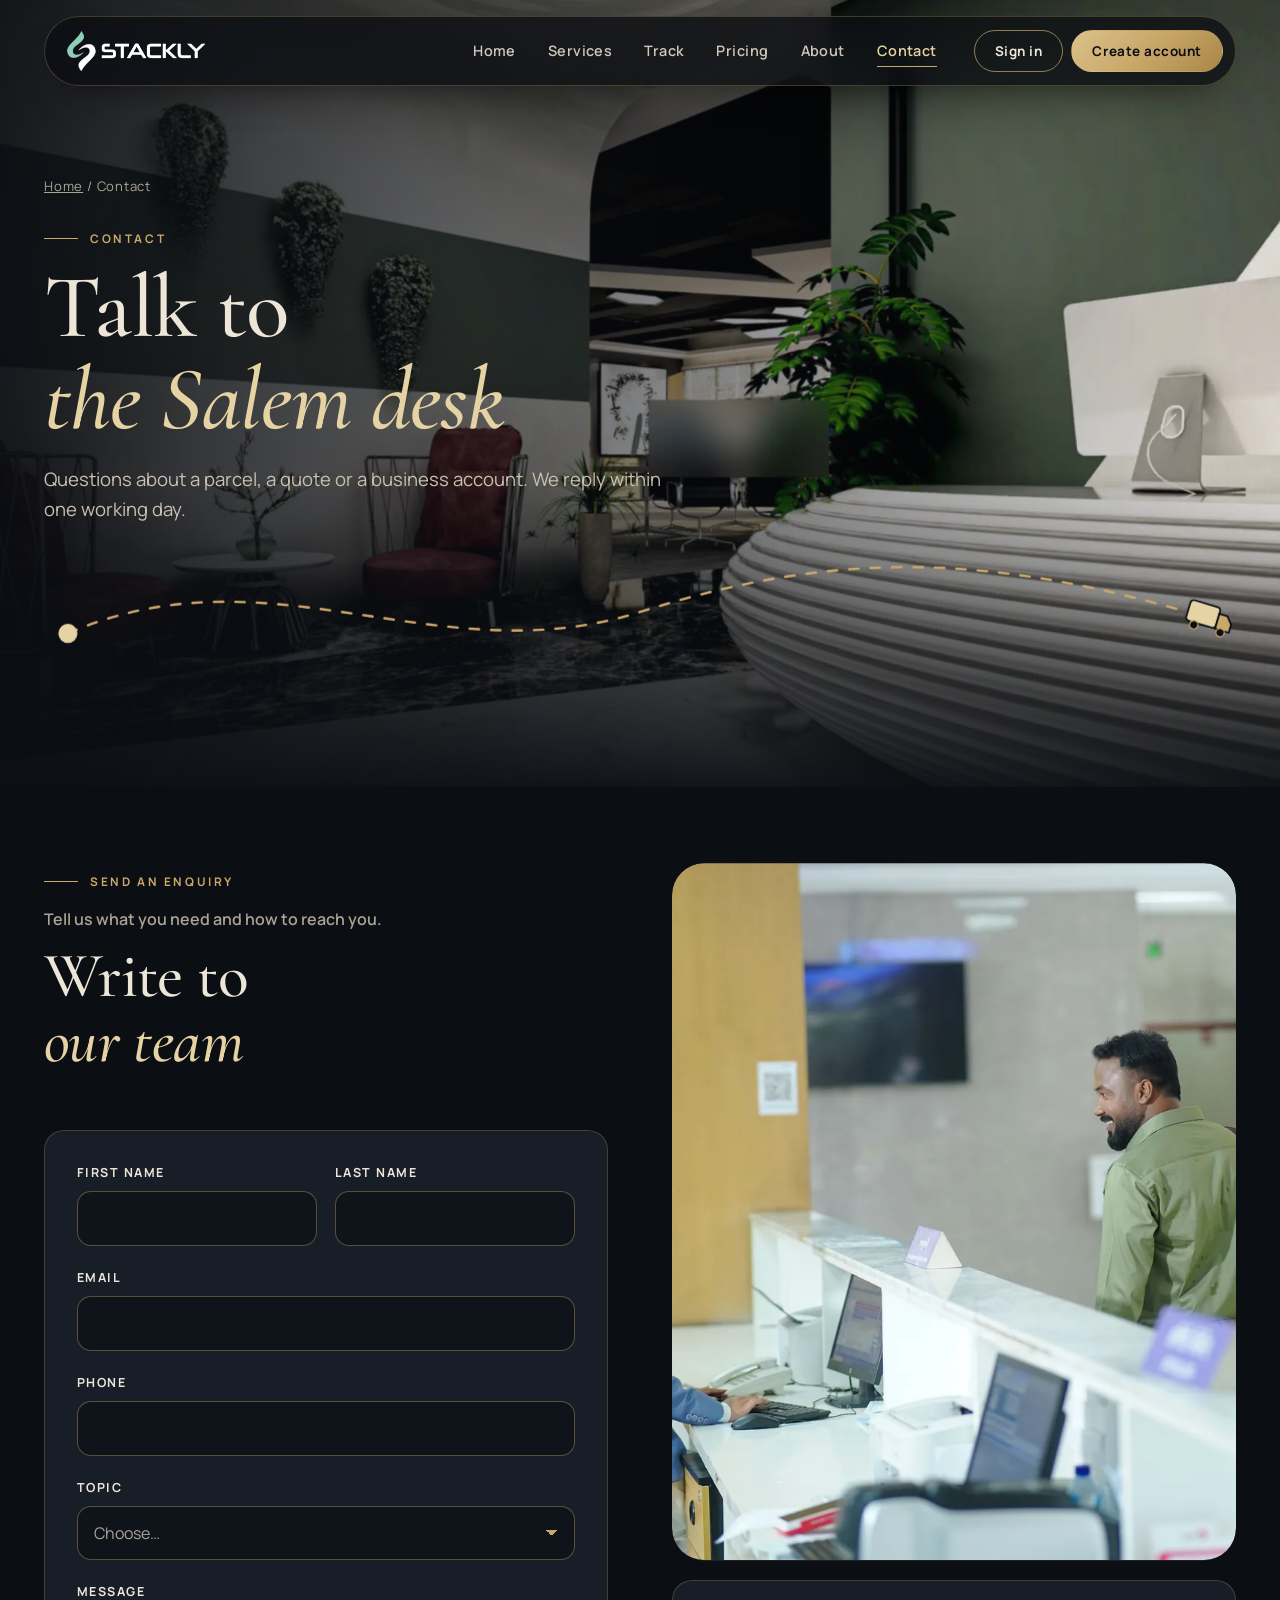
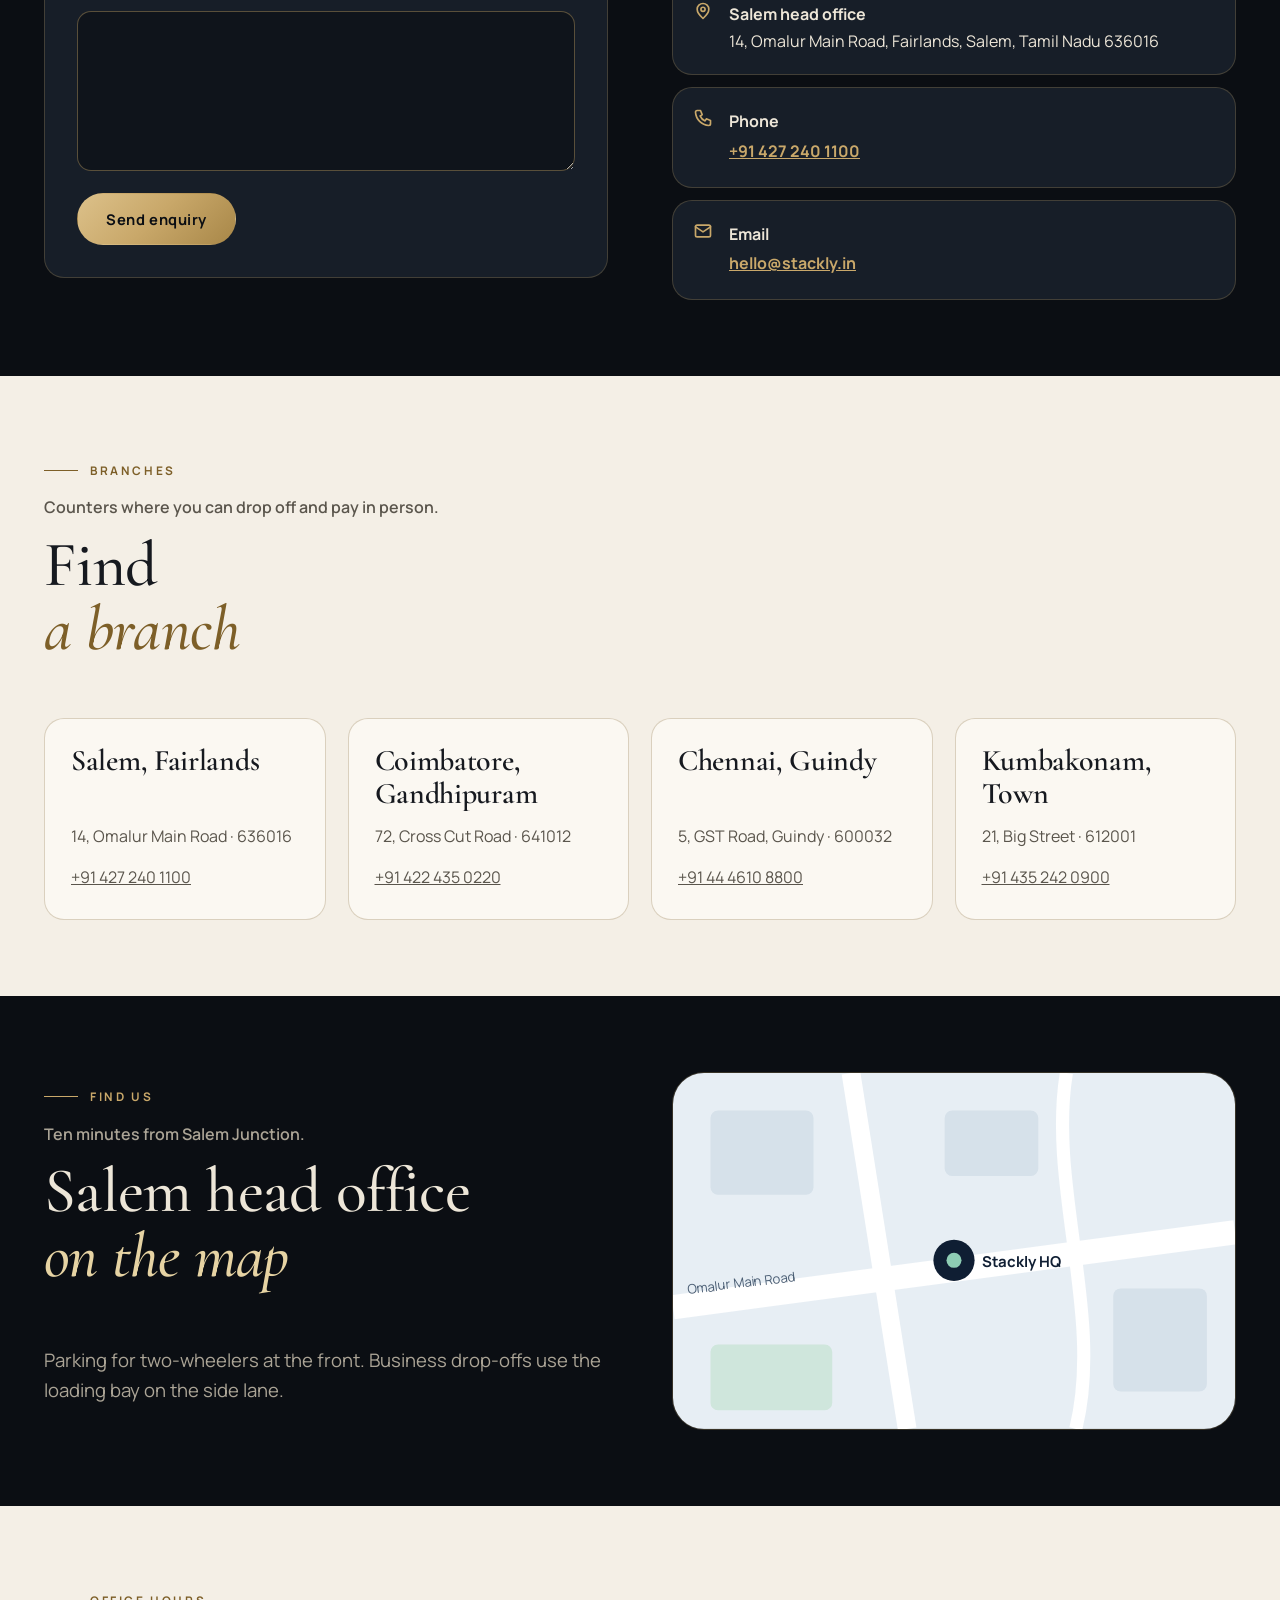
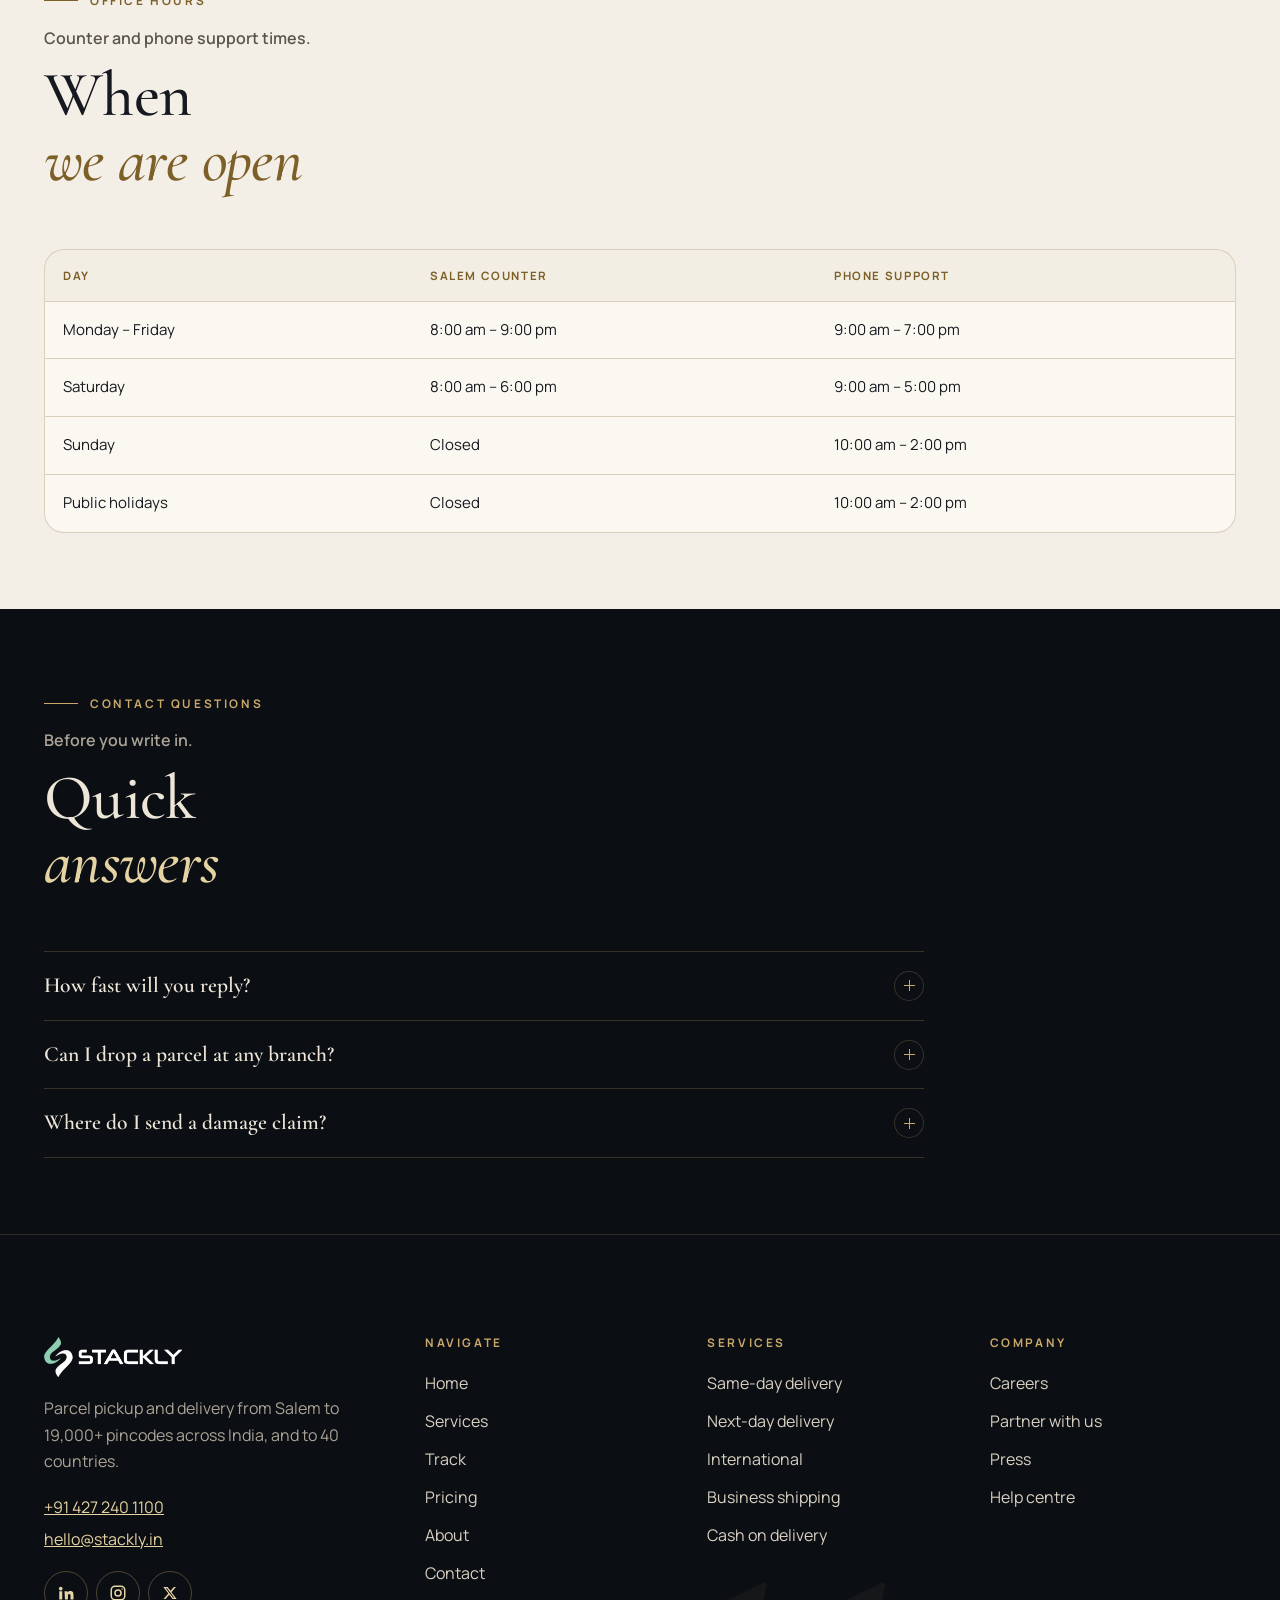
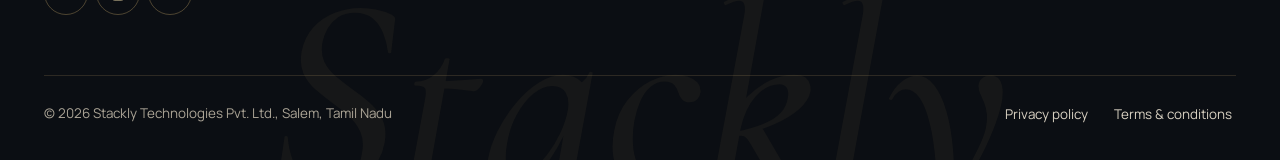
<file: contact.html>
<!doctype html>
<html lang="en-IN" class="hero-page">
<head>
<meta charset="utf-8">
<meta name="viewport" content="width=device-width, initial-scale=1">
<title>Contact Stackly — Salem courier desk</title>
<meta name="description" content="Enquiry form, branches, map and office hours for Stackly courier.">
<meta name="theme-color" content="#0F1E33">
<link rel="icon" href="favicon.svg" type="image/svg+xml">
<link rel="stylesheet" href="styles.css">
<script src="script.js" defer></script>
</head>
<body>
<a class="skip" href="contact.html#main">Skip to content</a>
<header class="site-header">
<div class="pill">
<a class="brand" href="index.html" data-home-logo aria-label="Stackly home"><img src="logo-light.webp" alt="Stackly" width="138" height="40"></a>
<nav class="nav" aria-label="Main"><a href="index.html">Home</a><a href="services.html">Services</a><a href="track.html">Track</a><a href="pricing.html">Pricing</a><a href="about.html">About</a><a href="contact.html" aria-current="page">Contact</a></nav>
<div class="head-cta"><a class="btn btn-ghost btn-sm" href="signin.html">Sign in</a><a class="btn btn-primary btn-sm on-dark" href="signup.html">Create account</a></div>
<button class="burger" type="button" aria-label="Open menu" aria-expanded="false" aria-controls="mobile-menu"><span></span></button>
</div>
<div class="mobile-menu" id="mobile-menu" aria-hidden="true">
<nav aria-label="Mobile"><a class="m-link" href="index.html">Home</a><a class="m-link" href="services.html">Services</a><a class="m-link" href="track.html">Track</a><a class="m-link" href="pricing.html">Pricing</a><a class="m-link" href="about.html">About</a><a class="m-link" href="contact.html" aria-current="page">Contact</a></nav>
<div class="btn-row on-dark"><a class="btn btn-ghost" href="signin.html">Sign in</a><a class="btn btn-primary" href="signup.html">Create account</a></div>
</div>
</header><main id="main"><section class="page-hero dark has-photo" aria-labelledby="ph-h"><div class="ph-media"><img src="hero-contact.webp" alt="The Stackly head office reception and waiting area" width="2400" height="1412" fetchpriority="high"></div><div class="wrap">
<p class="crumbs"><a href="index.html">Home</a> / Contact</p>
<span class="label">Contact</span>
<h1 id="ph-h">Talk to <em>the Salem desk</em></h1>
<p class="lede" style="margin-top:18px">Questions about a parcel, a quote or a business account. We reply within one working day.</p>
<svg class="route  route-band" viewBox="0 0 1000 120" data-fx="route" aria-hidden="true" focusable="false">
<defs><mask id="rm11" maskUnits="userSpaceOnUse"><path class="mpath" d="M20 80 C 190 6, 330 116, 500 62 S 800 14, 980 68" stroke="#fff" stroke-width="12" fill="none"/></mask></defs>
<path class="ghost" d="M20 80 C 190 6, 330 116, 500 62 S 800 14, 980 68"/><path class="path" d="M20 80 C 190 6, 330 116, 500 62 S 800 14, 980 68" mask="url(#rm11)"/>
<circle class="pin" cx="20" cy="80" r="8"/><circle class="pin" cx="980" cy="68" r="8"/>
<g class="van" transform="translate(20 80)"><g transform="translate(-20 -13)"><rect x="0" y="2" width="26" height="18" rx="3" fill="#E6D3A3" stroke="#0B0E13" stroke-width="1.5"/><path d="M26 7h7l5 6v7H26z" fill="#C9A86A" stroke="#0B0E13" stroke-width="1.5"/><circle cx="8" cy="22" r="3.5" fill="#0B0E13" stroke="#C9A86A"/><circle cx="31" cy="22" r="3.5" fill="#0B0E13" stroke="#C9A86A"/></g></g>
</svg>
</div></section>
<section class="section" aria-labelledby="cf-h"><div class="wrap split split-form contact-split">
<div data-reveal="left">
<div class="sec-head" data-reveal="up">
<span class="label">Send an enquiry</span><p class="intro">Tell us what you need and how to reach you.</p>
<h2>Write to <em>our team</em></h2></div>
<form data-validate="contact" class="panel" style="padding:clamp(18px,3vw,32px)">
<div class="grid-2"><div class="field "><label for="ct-first">First name</label><input class="input" id="ct-first" name="ct-first" type="text" data-v="name" maxlength="16" autocomplete="given-name" ></div><div class="field "><label for="ct-last">Last name</label><input class="input" id="ct-last" name="ct-last" type="text" data-v="name" maxlength="16" autocomplete="family-name" ></div></div>
<div class="field "><label for="ct-email">Email</label><input class="input" id="ct-email" name="ct-email" type="email" data-v="email" maxlength="64" autocomplete="email" inputmode="email" ></div>
<div class="field "><label for="ct-phone">Phone</label><input class="input" id="ct-phone" name="ct-phone" type="tel" data-v="phone" maxlength="10" autocomplete="tel-national" inputmode="numeric" ></div>
<div class="field"><label for="ct-topic">Topic</label><select class="input" id="ct-topic" name="ct-topic" data-v="select"><option value="">Choose…</option><option value="parcel">A parcel I sent</option><option value="quote">A quote</option><option value="business">Business account</option><option value="claim">Damage or loss claim</option><option value="other">Something else</option></select></div>
<div class="field"><label for="ct-msg">Message</label><textarea class="input" id="ct-msg" name="ct-msg" data-v="text" maxlength="600" rows="5"></textarea></div>
<button class="btn btn-primary" type="submit">Send enquiry</button>
</form>
</div>
<div data-reveal="right">
<div class="frame round" data-reveal="curtain" style="aspect-ratio:3/2;margin-bottom:20px"><img src="contact-desk.webp" alt="A customer is helped at the Stackly service counter" width="1400" height="933" loading="lazy" decoding="async" ></div>
<div class="info-list">
<div class="info"><svg class="ico ico-acc" viewBox="0 0 24 24" fill="none" stroke="currentColor" stroke-width="2" stroke-linecap="round" stroke-linejoin="round" aria-hidden="true"><path d="M12 21s-7-6.2-7-11a7 7 0 0 1 14 0c0 4.8-7 11-7 11z"/><circle cx="12" cy="10" r="2.5"/></svg><div><strong>Salem head office</strong><br>14, Omalur Main Road, Fairlands, Salem, Tamil Nadu 636016</div></div>
<div class="info"><svg class="ico ico-acc" viewBox="0 0 24 24" fill="none" stroke="currentColor" stroke-width="2" stroke-linecap="round" stroke-linejoin="round" aria-hidden="true"><path d="M5 3h4l2 5-2.5 1.5a11 11 0 0 0 6 6L16 13l5 2v4a2 2 0 0 1-2 2A17 17 0 0 1 3 5a2 2 0 0 1 2-2"/></svg><div><strong>Phone</strong><br><a href="404.html">+91 427 240 1100</a></div></div>
<div class="info"><svg class="ico ico-acc" viewBox="0 0 24 24" fill="none" stroke="currentColor" stroke-width="2" stroke-linecap="round" stroke-linejoin="round" aria-hidden="true"><rect x="3" y="5" width="18" height="14" rx="2"/><path d="m3 7 9 6 9-6"/></svg><div><strong>Email</strong><br><a href="404.html">hello@stackly.in</a></div></div>
</div></div>
</div></section>

<section class="section tint" aria-labelledby="b-h"><div class="wrap">
<div class="sec-head" data-reveal="up">
<span class="label">Branches</span><p class="intro">Counters where you can drop off and pay in person.</p>
<h2>Find <em>a branch</em></h2></div>
<div class="cards cards-4">
<div class="card" data-reveal="up"><div class="card-body"><h3>Salem, Fairlands</h3><p>14, Omalur Main Road · 636016</p><p><a href="404.html">+91 427 240 1100</a></p></div></div>
<div class="card" data-reveal="up"><div class="card-body"><h3>Coimbatore, Gandhipuram</h3><p>72, Cross Cut Road · 641012</p><p><a href="404.html">+91 422 435 0220</a></p></div></div>
<div class="card" data-reveal="up"><div class="card-body"><h3>Chennai, Guindy</h3><p>5, GST Road, Guindy · 600032</p><p><a href="404.html">+91 44 4610 8800</a></p></div></div>
<div class="card" data-reveal="up"><div class="card-body"><h3>Kumbakonam, Town</h3><p>21, Big Street · 612001</p><p><a href="404.html">+91 435 242 0900</a></p></div></div>
</div></div></section>

<section class="section" aria-labelledby="mp-h"><div class="wrap split">
<div data-reveal="left"><div class="sec-head" data-reveal="up">
<span class="label">Find us</span><p class="intro">Ten minutes from Salem Junction.</p>
<h2>Salem head office <em>on the map</em></h2></div>
<p class="lede">Parking for two-wheelers at the front. Business drop-offs use the loading bay on the side lane.</p></div>
<div class="map" data-reveal="right"><svg viewBox="0 0 600 380" role="img" aria-label="Map sketch of Fairlands, Salem, with the Stackly office near Omalur Main Road" style="width:100%;height:auto">
<rect width="600" height="380" fill="#E7EEF4"/><path d="M0 250 L600 170" stroke="#FFFFFF" stroke-width="26"/><path d="M190 0 L250 380" stroke="#FFFFFF" stroke-width="20"/><path d="M420 0 C 400 120 460 260 430 380" stroke="#FFFFFF" stroke-width="14" fill="none"/>
<rect x="40" y="40" width="110" height="90" rx="8" fill="#D6E1EA"/><rect x="290" y="40" width="100" height="70" rx="8" fill="#D6E1EA"/><rect x="470" y="230" width="100" height="110" rx="8" fill="#D6E1EA"/><rect x="40" y="290" width="130" height="70" rx="8" fill="#CFE6DC"/>
<text x="16" y="236" font-family="Manrope" font-size="14" fill="#4A5D73" transform="rotate(-7 16 236)">Omalur Main Road</text>
<circle cx="300" cy="200" r="22" fill="#0F1E33"/><circle cx="300" cy="200" r="8" fill="#8ECDB4"/>
<text x="330" y="207" font-family="Manrope" font-weight="700" font-size="16" fill="#0F1E33">Stackly HQ</text></svg></div>
</div></section>

<section class="section tint" aria-labelledby="oh-h"><div class="wrap">
<div class="sec-head" data-reveal="up">
<span class="label">Office hours</span><p class="intro">Counter and phone support times.</p>
<h2>When <em>we are open</em></h2></div>
<div class="table-wrap" data-reveal="up"><table class="tbl"><caption class="sr-only">Office hours</caption><thead><tr><th scope="col">Day</th><th scope="col">Salem counter</th><th scope="col">Phone support</th></tr></thead><tbody><tr><td data-th="Day">Monday – Friday</td><td data-th="Salem counter">8:00 am – 9:00 pm</td><td data-th="Phone support">9:00 am – 7:00 pm</td></tr><tr><td data-th="Day">Saturday</td><td data-th="Salem counter">8:00 am – 6:00 pm</td><td data-th="Phone support">9:00 am – 5:00 pm</td></tr><tr><td data-th="Day">Sunday</td><td data-th="Salem counter">Closed</td><td data-th="Phone support">10:00 am – 2:00 pm</td></tr><tr><td data-th="Day">Public holidays</td><td data-th="Salem counter">Closed</td><td data-th="Phone support">10:00 am – 2:00 pm</td></tr></tbody></table></div>
</div></section>

<section class="section" aria-labelledby="cq-h"><div class="wrap">
<div class="sec-head" data-reveal="up">
<span class="label">Contact questions</span><p class="intro">Before you write in.</p>
<h2>Quick <em>answers</em></h2></div>
<div class="faq"><details data-reveal="up"><summary>How fast will you reply?</summary><p>Within one working day by email. Calls are answered in under two minutes on average during support hours.</p></details><details data-reveal="up"><summary>Can I drop a parcel at any branch?</summary><p>Yes. Any counter accepts parcels for any service. Bring the booking ID or book at the counter.</p></details><details data-reveal="up"><summary>Where do I send a damage claim?</summary><p>Raise it from your dashboard with photos. If you cannot sign in, choose Damage or loss claim in the form above.</p></details></div>
</div></section>
</main><footer class="site-footer">
<div class="wrap">
<div class="foot-grid">
<div class="foot-brand"><a class="brand" href="index.html" data-home-logo aria-label="Stackly home"><img src="logo-light.webp" alt="Stackly" width="138" height="40" loading="lazy"></a>
<p>Parcel pickup and delivery from Salem to 19,000+ pincodes across India, and to 40 countries.</p>
<p><a href="404.html">+91 427 240 1100</a><br><a href="404.html">hello@stackly.in</a></p>
<p class="social"><a href="404.html" aria-label="Stackly on LinkedIn"><svg viewBox="0 0 24 24" width="18" height="18" fill="currentColor" aria-hidden="true"><path d="M4.98 3.5a2.5 2.5 0 1 1 0 5 2.5 2.5 0 0 1 0-5zM3 9.5h4v11H3zM10 9.5h3.8v1.6h.1c.5-1 1.8-1.9 3.7-1.9 4 0 4.4 2.6 4.4 6v5.3h-4v-4.7c0-1.1 0-2.6-1.6-2.6s-1.8 1.2-1.8 2.5v4.8h-4z"/></svg></a><a href="404.html" aria-label="Stackly on Instagram"><svg viewBox="0 0 24 24" width="18" height="18" fill="none" stroke="currentColor" stroke-width="2" aria-hidden="true"><rect x="3" y="3" width="18" height="18" rx="5"/><circle cx="12" cy="12" r="4"/><circle cx="17.5" cy="6.5" r="1" fill="currentColor" stroke="none"/></svg></a><a href="404.html" aria-label="Stackly on X"><svg viewBox="0 0 24 24" width="16" height="16" fill="currentColor" aria-hidden="true"><path d="M17.8 3h3.1l-6.8 7.8L22 21h-6.2l-4.9-6.4L5.3 21H2.2l7.3-8.3L2 3h6.4l4.4 5.8zm-1.1 16.2h1.7L7.4 4.7H5.6z"/></svg></a></p></div>
<div><h4>Navigate</h4><ul><li><a href="index.html">Home</a></li><li><a href="services.html">Services</a></li><li><a href="track.html">Track</a></li><li><a href="pricing.html">Pricing</a></li><li><a href="about.html">About</a></li><li><a href="contact.html">Contact</a></li></ul></div>
<div><h4>Services</h4><ul><li><a href="404.html">Same-day delivery</a></li><li><a href="404.html">Next-day delivery</a></li><li><a href="404.html">International</a></li><li><a href="404.html">Business shipping</a></li><li><a href="404.html">Cash on delivery</a></li></ul></div>
<div><h4>Company</h4><ul><li><a href="404.html">Careers</a></li><li><a href="404.html">Partner with us</a></li><li><a href="404.html">Press</a></li><li><a href="404.html">Help centre</a></li></ul></div>
</div>
<div class="foot-bottom"><span>© 2026 Stackly Technologies Pvt. Ltd., Salem, Tamil Nadu</span><span class="legal-links"><a href="404.html">Privacy policy</a><a href="404.html">Terms &amp; conditions</a></span></div>
</div></footer>
</body>
</html>
</file>
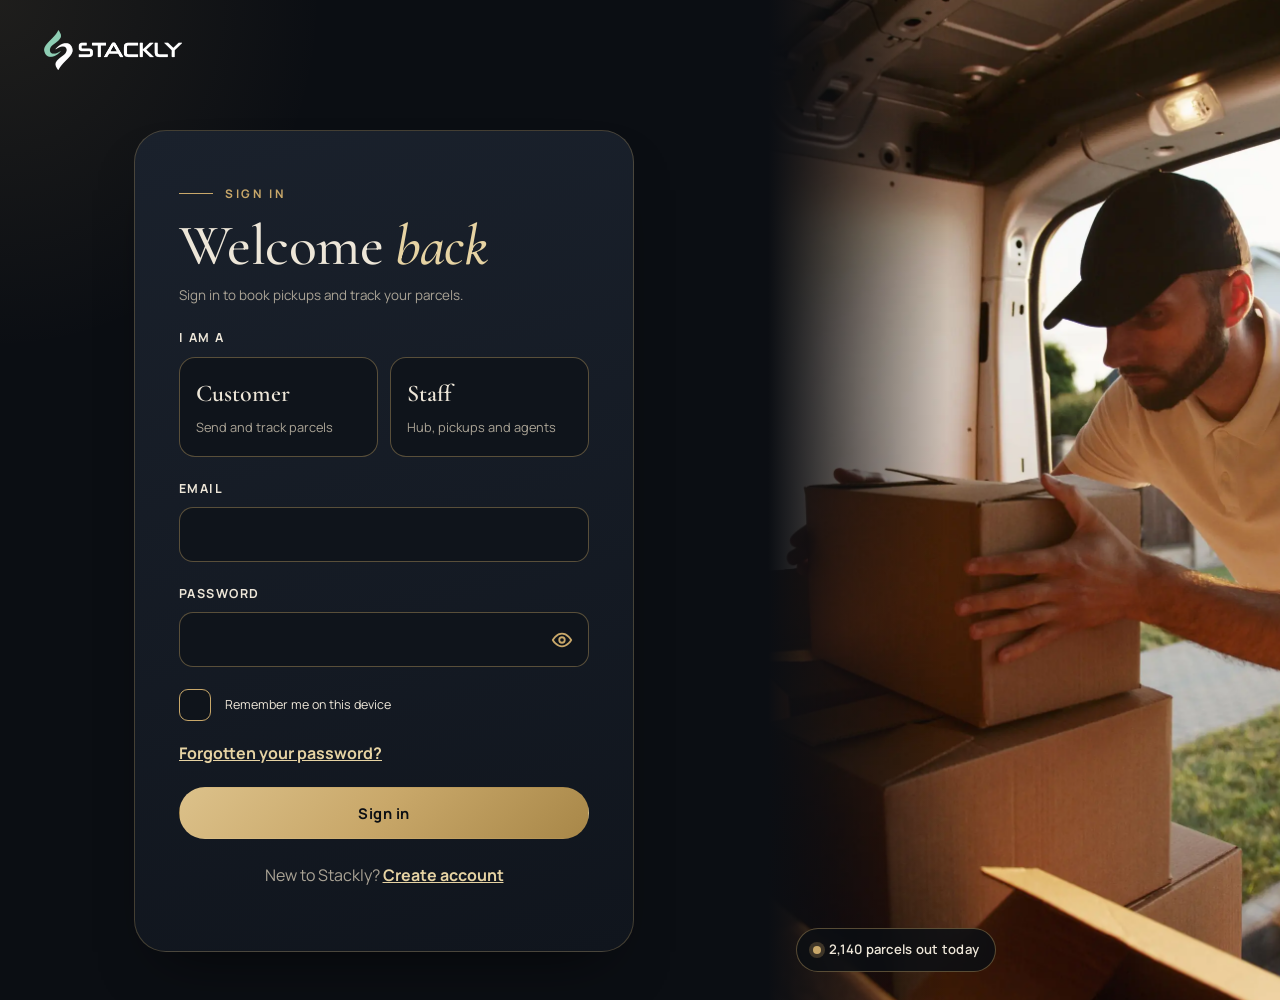
<file: dashboard-admin.html>
<!doctype html>
<html lang="en-IN">
<head>
<meta charset="utf-8">
<meta name="viewport" content="width=device-width, initial-scale=1">
<title>Staff dashboard — Stackly</title>
<meta name="description" content="Stackly dashboard">
<meta name="theme-color" content="#0F1E33">
<link rel="icon" href="favicon.svg" type="image/svg+xml">
<link rel="stylesheet" href="styles.css">
<script src="script.js" defer></script>
</head>
<body class="dash-body" data-role="staff">
<header class="dash-head">
<button class="icon-btn side-toggle" type="button" aria-label="Open sidebar" aria-expanded="false" aria-controls="sidebar"><svg class="ico" viewBox="0 0 24 24" fill="none" stroke="currentColor" stroke-width="2" stroke-linecap="round" stroke-linejoin="round" aria-hidden="true"><path d="M4 7h16M4 12h16M4 17h16"/></svg></button>
<a class="brand" href="index.html" data-home-logo aria-label="Stackly home"><img src="logo-light.webp" alt="Stackly" width="138" height="40"></a>
<span class="role-tag">Staff · Admin</span>
<div class="dash-tools" style="position:relative">
<div class="user-chip"><span class="avatar" data-user-initial aria-hidden="true"></span><span class="who"><strong data-user-full></strong><small data-user-email></small></span></div>
<button class="icon-btn bell" type="button" aria-label="Notifications" aria-expanded="false" aria-controls="notif"><svg class="ico" viewBox="0 0 24 24" fill="none" stroke="currentColor" stroke-width="2" stroke-linecap="round" stroke-linejoin="round" aria-hidden="true"><path d="M6 16V11a6 6 0 1 1 12 0v5l2 2H4z"/><path d="M10 21h4"/></svg><span class="badge" aria-hidden="true"></span></button>
<div class="pop" id="notif" role="region" aria-label="Notifications"><p><strong>SK2610064821 delivered</strong>Signed by R. Priya, 1:05 pm</p><p><strong>Pickup confirmed</strong>Wed 7 Oct, 10 am – 12 pm</p><p><strong>Invoice ready</strong>September 2026</p></div>
<button class="btn btn-ghost btn-sm logout-btn" type="button" data-logout style="color:#fff"><svg class="ico" viewBox="0 0 24 24" fill="none" stroke="currentColor" stroke-width="2" stroke-linecap="round" stroke-linejoin="round" aria-hidden="true"><path d="M15 4h4v16h-4M10 8l-4 4 4 4M6 12h11"/></svg><span class="logout-txt">Log out</span></button>
</div></header>
<div class="dash">
<aside class="sidebar" id="sidebar" aria-label="Dashboard"><nav><a href="dashboard-admin.html#overview" class="active"><svg class="ico" viewBox="0 0 24 24" fill="none" stroke="currentColor" stroke-width="2" stroke-linecap="round" stroke-linejoin="round" aria-hidden="true"><path d="M3 11 12 4l9 7v9h-6v-6H9v6H3z"/></svg>Overview</a><a href="dashboard-admin.html#queue"><svg class="ico" viewBox="0 0 24 24" fill="none" stroke="currentColor" stroke-width="2" stroke-linecap="round" stroke-linejoin="round" aria-hidden="true"><path d="M8 6h13M8 12h13M8 18h13M3 6h.01M3 12h.01M3 18h.01"/></svg>Pickups queue</a><a href="dashboard-admin.html#agents"><svg class="ico" viewBox="0 0 24 24" fill="none" stroke="currentColor" stroke-width="2" stroke-linecap="round" stroke-linejoin="round" aria-hidden="true"><circle cx="12" cy="8" r="4"/><path d="M4 21a8 8 0 0 1 16 0"/></svg>Agents</a><a href="dashboard-admin.html#add-agent"><svg class="ico" viewBox="0 0 24 24" fill="none" stroke="currentColor" stroke-width="2" stroke-linecap="round" stroke-linejoin="round" aria-hidden="true"><path d="M2 6h11v10H2zM13 10h4l4 4v2h-8z"/><circle cx="6" cy="18" r="2"/><circle cx="17" cy="18" r="2"/></svg>Add agent</a></nav></aside>
<div class="scrim" aria-hidden="true"></div>
<main class="dash-main" id="main"><section class="view" id="overview" aria-label="Hello, &lt;span data-user-name&gt;&lt;/span&gt;"><h1>Hello, <span data-user-name></span></h1><p class="lede">Salem hub at a glance for Tuesday, 6 October.</p><div class="alert" role="alert"><svg class="ico" viewBox="0 0 24 24" fill="none" stroke="currentColor" stroke-width="2" stroke-linecap="round" stroke-linejoin="round" aria-hidden="true"><path d="M12 3 2 20h20z"/><path d="M12 10v4M12 17h.01"/></svg><span>7 shipments are running late on the Salem → Bengaluru lane (NH 44 diversion).</span><a class="btn btn-sm btn-primary" href="dashboard-admin.html#queue">Review</a></div>
<div class="metrics">
<div class="metric"><span>Parcels today</span><strong>2,140</strong></div>
<div class="metric"><span>Pickups open</span><strong>5</strong></div>
<div class="metric"><span>On-time (7 days)</span><strong>95.9%</strong></div>
<div class="metric"><span>COD collected</span><strong class="price">₹3.8L</strong></div>
</div>
<div class="dash-grid">
<section class="panel" aria-labelledby="hv-h"><h2 id="hv-h">Hub volume by hour</h2><div class="chart" data-fx="bars" role="img" aria-label="6a: 120, 8a: 260, 10a: 410, 12p: 380, 2p: 290, 4p: 330, 6p: 450, 8p: 360"><div class="bar"><i data-h="27"></i><b>6a</b></div><div class="bar"><i data-h="58"></i><b>8a</b></div><div class="bar"><i data-h="91"></i><b>10a</b></div><div class="bar"><i data-h="84"></i><b>12p</b></div><div class="bar"><i data-h="64"></i><b>2p</b></div><div class="bar"><i data-h="73"></i><b>4p</b></div><div class="bar"><i data-h="100"></i><b>6p</b></div><div class="bar"><i data-h="80"></i><b>8p</b></div></div></section>
<section class="panel" aria-labelledby="ln-h"><h2 id="ln-h">Lanes today</h2>
<div class="addr"><strong>Salem → Chennai</strong><span>640 parcels · on time</span></div>
<div class="addr"><strong>Salem → Coimbatore</strong><span>410 parcels · on time</span></div>
<div class="addr"><strong>Salem → Bengaluru</strong><span>290 parcels · 7 running late</span></div></section>
</div></section><section class="view" id="queue" aria-label="Pickups" hidden><h2 class="view-title">Pickups <em>queue</em></h2><p class="lede">Assign an agent to each open pickup.</p><div class="table-wrap"><table class="tbl"><caption class="sr-only">Pickups waiting for an agent</caption><thead><tr><th scope="col">Pickup</th><th scope="col">Area</th><th scope="col">Slot</th><th scope="col">Load</th><th scope="col">Status</th><th scope="col">Action</th></tr></thead><tbody><tr><td data-th="Pickup">PK-4471</td><td data-th="Area">Fairlands, Salem</td><td data-th="Slot">10:00 – 12:00</td><td data-th="Load">3 parcels</td><td data-th="Status"><span class="tag warn">Unassigned</span></td><td data-th="Action"><button class="btn btn-ghost btn-sm" type="button" data-assign>Assign</button></td></tr><tr><td data-th="Pickup">PK-4472</td><td data-th="Area">Hasthampatti, Salem</td><td data-th="Slot">10:00 – 12:00</td><td data-th="Load">1 parcel</td><td data-th="Status"><span class="tag warn">Unassigned</span></td><td data-th="Action"><button class="btn btn-ghost btn-sm" type="button" data-assign>Assign</button></td></tr><tr><td data-th="Pickup">PK-4473</td><td data-th="Area">Suramangalam, Salem</td><td data-th="Slot">12:00 – 14:00</td><td data-th="Load">12 parcels</td><td data-th="Status"><span class="tag warn">Unassigned</span></td><td data-th="Action"><button class="btn btn-ghost btn-sm" type="button" data-assign>Assign</button></td></tr><tr><td data-th="Pickup">PK-4474</td><td data-th="Area">Attur</td><td data-th="Slot">14:00 – 16:00</td><td data-th="Load">5 parcels</td><td data-th="Status"><span class="tag warn">Unassigned</span></td><td data-th="Action"><button class="btn btn-ghost btn-sm" type="button" data-assign>Assign</button></td></tr><tr><td data-th="Pickup">PK-4475</td><td data-th="Area">Omalur</td><td data-th="Slot">16:00 – 18:00</td><td data-th="Load">2 parcels</td><td data-th="Status"><span class="tag warn">Unassigned</span></td><td data-th="Action"><button class="btn btn-ghost btn-sm" type="button" data-assign>Assign</button></td></tr></tbody></table></div></section><section class="view" id="agents" aria-label="Delivery" hidden><h2 class="view-title">Delivery <em>agents</em></h2><p class="lede">Everyone on the road today and their zone.</p><div class="table-wrap"><table class="tbl"><caption class="sr-only">Delivery agents</caption><thead><tr><th scope="col">Agent</th><th scope="col">Zone</th><th scope="col">Deliveries</th><th scope="col">Status</th></tr></thead><tbody id="agent-rows"><tr><td data-th="Agent">Karthik</td><td data-th="Zone">Salem West</td><td data-th="Deliveries">14 today</td><td data-th="Status"><span class="tag ok">Active</span></td></tr><tr><td data-th="Agent">Divya</td><td data-th="Zone">Chennai South</td><td data-th="Deliveries">11 today</td><td data-th="Status"><span class="tag ok">Active</span></td></tr><tr><td data-th="Agent">Imran</td><td data-th="Zone">Coimbatore Central</td><td data-th="Deliveries">9 today</td><td data-th="Status"><span class="tag ok">Active</span></td></tr><tr><td data-th="Agent">Priya</td><td data-th="Zone">Salem East</td><td data-th="Deliveries">12 today</td><td data-th="Status"><span class="tag ok">Active</span></td></tr></tbody></table></div></section><section class="view" id="add-agent" aria-label="Add a" hidden><h2 class="view-title">Add a <em>delivery agent</em></h2><p class="lede">New agents appear in the Agents list straight away.</p><section class="panel"><form data-validate="agent">
<div class="grid-2"><div class="field "><label for="ag-first">First name</label><input class="input" id="ag-first" name="ag-first" type="text" data-v="name" maxlength="16" ></div><div class="field "><label for="ag-last">Last name</label><input class="input" id="ag-last" name="ag-last" type="text" data-v="name" maxlength="16" ></div></div>
<div class="field "><label for="ag-email">Email</label><input class="input" id="ag-email" name="ag-email" type="email" data-v="email" maxlength="64" inputmode="email" ></div>
<div class="grid-2"><div class="field "><label for="ag-phone">Mobile number</label><input class="input" id="ag-phone" name="ag-phone" type="tel" data-v="phone" maxlength="10" inputmode="numeric" ></div><div class="field"><label for="ag-zone">Zone</label><select class="input" id="ag-zone" name="ag-zone" data-v="select"><option value="">Choose…</option><option value="sw">Salem West</option><option value="se">Salem East</option><option value="cs">Chennai South</option><option value="cc">Coimbatore Central</option></select></div></div>
<button class="btn btn-primary" type="submit">Add agent</button>
</form></section></section></main>
</div>
</body>
</html>
</file>
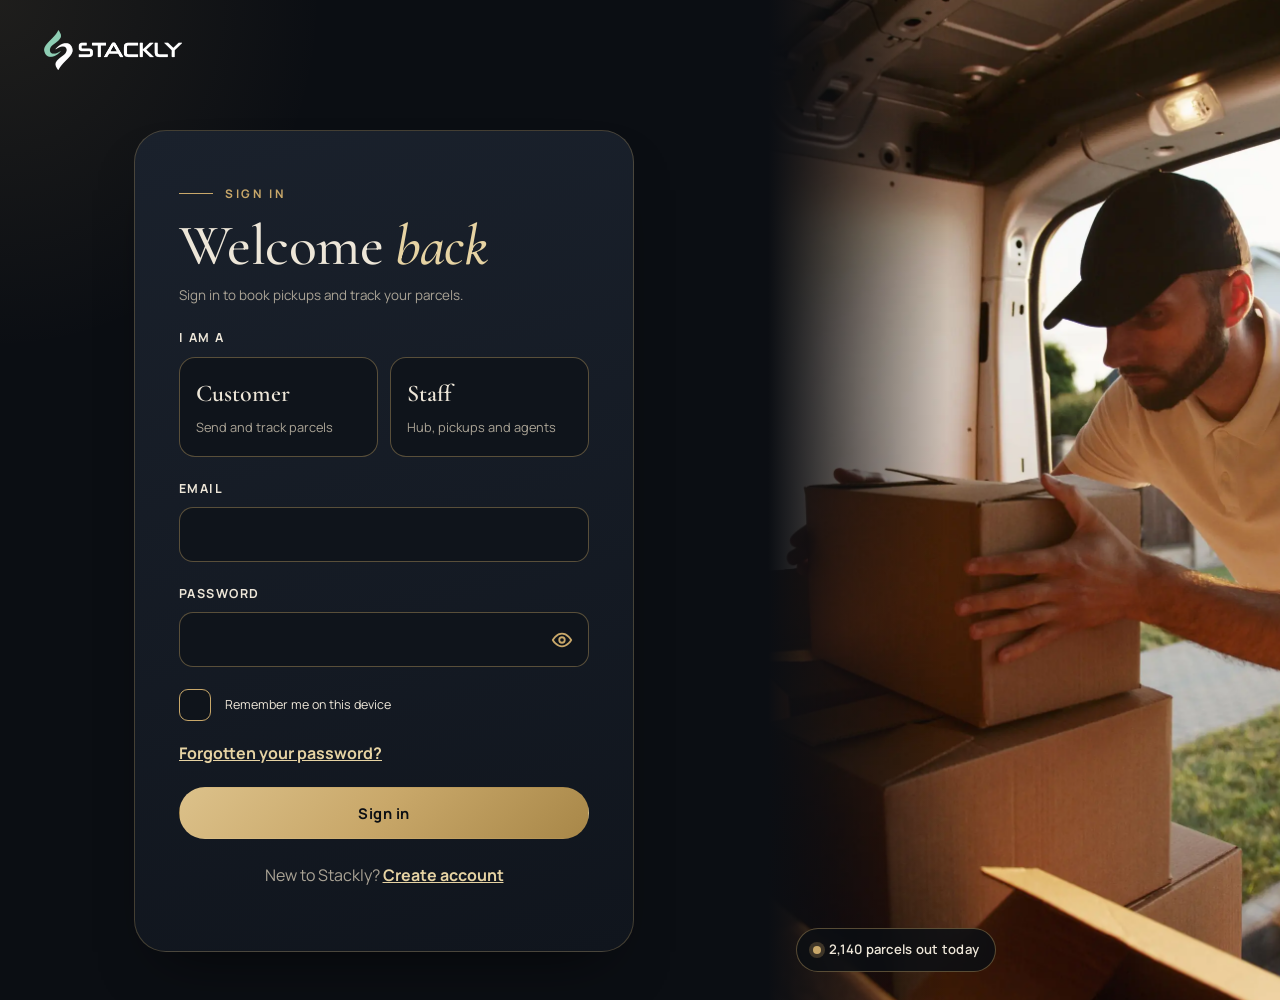
<file: dashboard-customer.html>
<!doctype html>
<html lang="en-IN">
<head>
<meta charset="utf-8">
<meta name="viewport" content="width=device-width, initial-scale=1">
<title>Customer dashboard — Stackly</title>
<meta name="description" content="Stackly dashboard">
<meta name="theme-color" content="#0F1E33">
<link rel="icon" href="favicon.svg" type="image/svg+xml">
<link rel="stylesheet" href="styles.css">
<script src="script.js" defer></script>
</head>
<body class="dash-body" data-role="customer">
<header class="dash-head">
<button class="icon-btn side-toggle" type="button" aria-label="Open sidebar" aria-expanded="false" aria-controls="sidebar"><svg class="ico" viewBox="0 0 24 24" fill="none" stroke="currentColor" stroke-width="2" stroke-linecap="round" stroke-linejoin="round" aria-hidden="true"><path d="M4 7h16M4 12h16M4 17h16"/></svg></button>
<a class="brand" href="index.html" data-home-logo aria-label="Stackly home"><img src="logo-light.webp" alt="Stackly" width="138" height="40"></a>
<span class="role-tag">Customer</span>
<div class="dash-tools" style="position:relative">
<div class="user-chip"><span class="avatar" data-user-initial aria-hidden="true"></span><span class="who"><strong data-user-full></strong><small data-user-email></small></span></div>
<button class="icon-btn bell" type="button" aria-label="Notifications" aria-expanded="false" aria-controls="notif"><svg class="ico" viewBox="0 0 24 24" fill="none" stroke="currentColor" stroke-width="2" stroke-linecap="round" stroke-linejoin="round" aria-hidden="true"><path d="M6 16V11a6 6 0 1 1 12 0v5l2 2H4z"/><path d="M10 21h4"/></svg><span class="badge" aria-hidden="true"></span></button>
<div class="pop" id="notif" role="region" aria-label="Notifications"><p><strong>SK2610064821 delivered</strong>Signed by R. Priya, 1:05 pm</p><p><strong>Pickup confirmed</strong>Wed 7 Oct, 10 am – 12 pm</p><p><strong>Invoice ready</strong>September 2026</p></div>
<button class="btn btn-ghost btn-sm logout-btn" type="button" data-logout style="color:#fff"><svg class="ico" viewBox="0 0 24 24" fill="none" stroke="currentColor" stroke-width="2" stroke-linecap="round" stroke-linejoin="round" aria-hidden="true"><path d="M15 4h4v16h-4M10 8l-4 4 4 4M6 12h11"/></svg><span class="logout-txt">Log out</span></button>
</div></header>
<div class="dash">
<aside class="sidebar" id="sidebar" aria-label="Dashboard"><nav><a href="dashboard-customer.html#overview" class="active"><svg class="ico" viewBox="0 0 24 24" fill="none" stroke="currentColor" stroke-width="2" stroke-linecap="round" stroke-linejoin="round" aria-hidden="true"><path d="M3 11 12 4l9 7v9h-6v-6H9v6H3z"/></svg>Overview</a><a href="dashboard-customer.html#shipments"><svg class="ico" viewBox="0 0 24 24" fill="none" stroke="currentColor" stroke-width="2" stroke-linecap="round" stroke-linejoin="round" aria-hidden="true"><path d="M8 6h13M8 12h13M8 18h13M3 6h.01M3 12h.01M3 18h.01"/></svg>Shipments</a><a href="dashboard-customer.html#addresses"><svg class="ico" viewBox="0 0 24 24" fill="none" stroke="currentColor" stroke-width="2" stroke-linecap="round" stroke-linejoin="round" aria-hidden="true"><path d="M12 21s-7-6.2-7-11a7 7 0 0 1 14 0c0 4.8-7 11-7 11z"/><circle cx="12" cy="10" r="2.5"/></svg>Addresses</a><a href="dashboard-customer.html#book"><svg class="ico" viewBox="0 0 24 24" fill="none" stroke="currentColor" stroke-width="2" stroke-linecap="round" stroke-linejoin="round" aria-hidden="true"><path d="M2 6h11v10H2zM13 10h4l4 4v2h-8z"/><circle cx="6" cy="18" r="2"/><circle cx="17" cy="18" r="2"/></svg>Book a pickup</a></nav></aside>
<div class="scrim" aria-hidden="true"></div>
<main class="dash-main" id="main"><section class="view" id="overview" aria-label="Welcome back, &lt;span data-user-name&gt;&lt;/span&gt;"><h1>Welcome back, <span data-user-name></span></h1><p class="lede">Here is what is moving on your account this month.</p><div class="metrics">
<div class="metric"><span>Shipments</span><strong>38</strong></div>
<div class="metric"><span>In transit</span><strong>6</strong></div>
<div class="metric"><span>Delivered</span><strong>31</strong></div>
<div class="metric"><span>Spend</span><strong class="price">₹6,480</strong></div>
</div>
<div class="dash-grid">
<section class="panel" aria-labelledby="ch-h"><h2 id="ch-h">Parcels per week</h2><div class="chart" data-fx="bars" role="img" aria-label="W33: 4, W34: 7, W35: 5, W36: 9, W37: 6, W38: 8, W39: 11, W40: 9"><div class="bar"><i data-h="36"></i><b>W33</b></div><div class="bar"><i data-h="64"></i><b>W34</b></div><div class="bar"><i data-h="45"></i><b>W35</b></div><div class="bar"><i data-h="82"></i><b>W36</b></div><div class="bar"><i data-h="55"></i><b>W37</b></div><div class="bar"><i data-h="73"></i><b>W38</b></div><div class="bar"><i data-h="100"></i><b>W39</b></div><div class="bar"><i data-h="82"></i><b>W40</b></div></div></section>
<section class="panel" aria-labelledby="nx-h"><h2 id="nx-h">Next pickup</h2>
<div class="addr"><strong>Wed 7 Oct · 10 am – 12 pm</strong><span>Shop, 4 Bazaar Street, Salem 636001 · 3 parcels</span></div>
<div class="addr"><strong>Needs your attention</strong><span>SK2610073345 is held: the Madurai address needs a door number.</span></div>
<a class="btn btn-primary btn-sm" href="dashboard-customer.html#book">Book a pickup</a></section>
</div></section><section class="view" id="shipments" aria-label="Your" hidden><h2 class="view-title">Your <em>shipments</em></h2><p class="lede">Every parcel booked this month, newest first.</p><div class="table-wrap"><table class="tbl"><caption class="sr-only">All shipments this month</caption><thead><tr><th scope="col">Tracking ID</th><th scope="col">To</th><th scope="col">Service</th><th scope="col">Status</th><th scope="col">Amount</th></tr></thead><tbody id="ship-rows"><tr><td data-th="Tracking ID">SK2610064821</td><td data-th="To">Chennai 600020</td><td data-th="Service">Next-day</td><td data-th="Status"><span class="tag ok">Delivered</span></td><td data-th="Amount"><span class="price">₹96</span></td></tr><tr><td data-th="Tracking ID">SK2610071190</td><td data-th="To">Bengaluru 560034</td><td data-th="Service">Next-day</td><td data-th="Status"><span class="tag note">In transit</span></td><td data-th="Amount"><span class="price">₹142</span></td></tr><tr><td data-th="Tracking ID">SK2610073345</td><td data-th="To">Madurai 625001</td><td data-th="Service">Surface</td><td data-th="Status"><span class="tag warn">Held: address</span></td><td data-th="Amount"><span class="price">₹58</span></td></tr><tr><td data-th="Tracking ID">SK2610074402</td><td data-th="To">Dubai, UAE</td><td data-th="Service">International</td><td data-th="Status"><span class="tag note">Booked</span></td><td data-th="Amount"><span class="price">₹1,712</span></td></tr><tr><td data-th="Tracking ID">SK2610076620</td><td data-th="To">Erode 638001</td><td data-th="Service">Same-day</td><td data-th="Status"><span class="tag ok">Delivered</span></td><td data-th="Amount"><span class="price">₹104</span></td></tr><tr><td data-th="Tracking ID">SK2610077815</td><td data-th="To">Tiruchirappalli 620001</td><td data-th="Service">Surface</td><td data-th="Status"><span class="tag ok">Delivered</span></td><td data-th="Amount"><span class="price">₹64</span></td></tr><tr><td data-th="Tracking ID">SK2610079032</td><td data-th="To">Hyderabad 500081</td><td data-th="Service">Next-day</td><td data-th="Status"><span class="tag note">In transit</span></td><td data-th="Amount"><span class="price">₹168</span></td></tr></tbody></table></div></section><section class="view" id="addresses" aria-label="Saved" hidden><h2 class="view-title">Saved <em>addresses</em></h2><p class="lede">Addresses you can pick when booking.</p><div class="cards cards-3">
<div class="card"><div class="card-body"><span class="tag ok">Default pickup</span><h3>Shop</h3><p>4, Bazaar Street, Salem 636001<br>+91 98940 12345</p></div></div>
<div class="card"><div class="card-body"><span class="tag note">Delivery</span><h3>Home</h3><p>12, Gandhi Road, Kumbakonam 612001<br>+91 98940 12345</p></div></div>
<div class="card"><div class="card-body"><span class="tag note">Bulk pickups</span><h3>Warehouse</h3><p>Plot 9, SIDCO Estate, Salem 636004<br>+91 94430 55120</p></div></div>
</div></section><section class="view" id="book" aria-label="Book a" hidden><h2 class="view-title">Book a <em>pickup</em></h2><p class="lede">An agent collects from your door in the slot you choose.</p><section class="panel"><form data-validate="pickup">
<div class="grid-2"><div class="field "><label for="pk-from">Pickup pincode</label><input class="input" id="pk-from" name="pk-from" type="text" data-v="pincode" maxlength="6" inputmode="numeric" ></div><div class="field "><label for="pk-to">Delivery pincode</label><input class="input" id="pk-to" name="pk-to" type="text" data-v="pincode" maxlength="6" inputmode="numeric" ></div></div>
<div class="grid-3"><div class="field "><label for="pk-w">Weight (kg)</label><input class="input" id="pk-w" name="pk-w" type="number" data-v="weight" inputmode="decimal" step="0.1" min="0.1" max="50"></div><div class="field"><label for="pk-service">Service</label><select class="input" id="pk-service" name="pk-service" data-v="select"><option value="">Choose…</option><option value="standard">Standard surface</option><option value="nextday">Next-day</option><option value="sameday">Same-day</option></select></div><div class="field "><label for="pk-date">Pickup date</label><input class="input" id="pk-date" name="pk-date" type="date" data-v="date" ></div></div>
<div class="field"><label for="pk-notes">Notes for the agent</label><textarea class="input" id="pk-notes" data-v="text" maxlength="600" rows="3"></textarea></div>
<button class="btn btn-primary" type="submit">Book pickup</button>
</form></section></section></main>
</div>
</body>
</html>
</file>
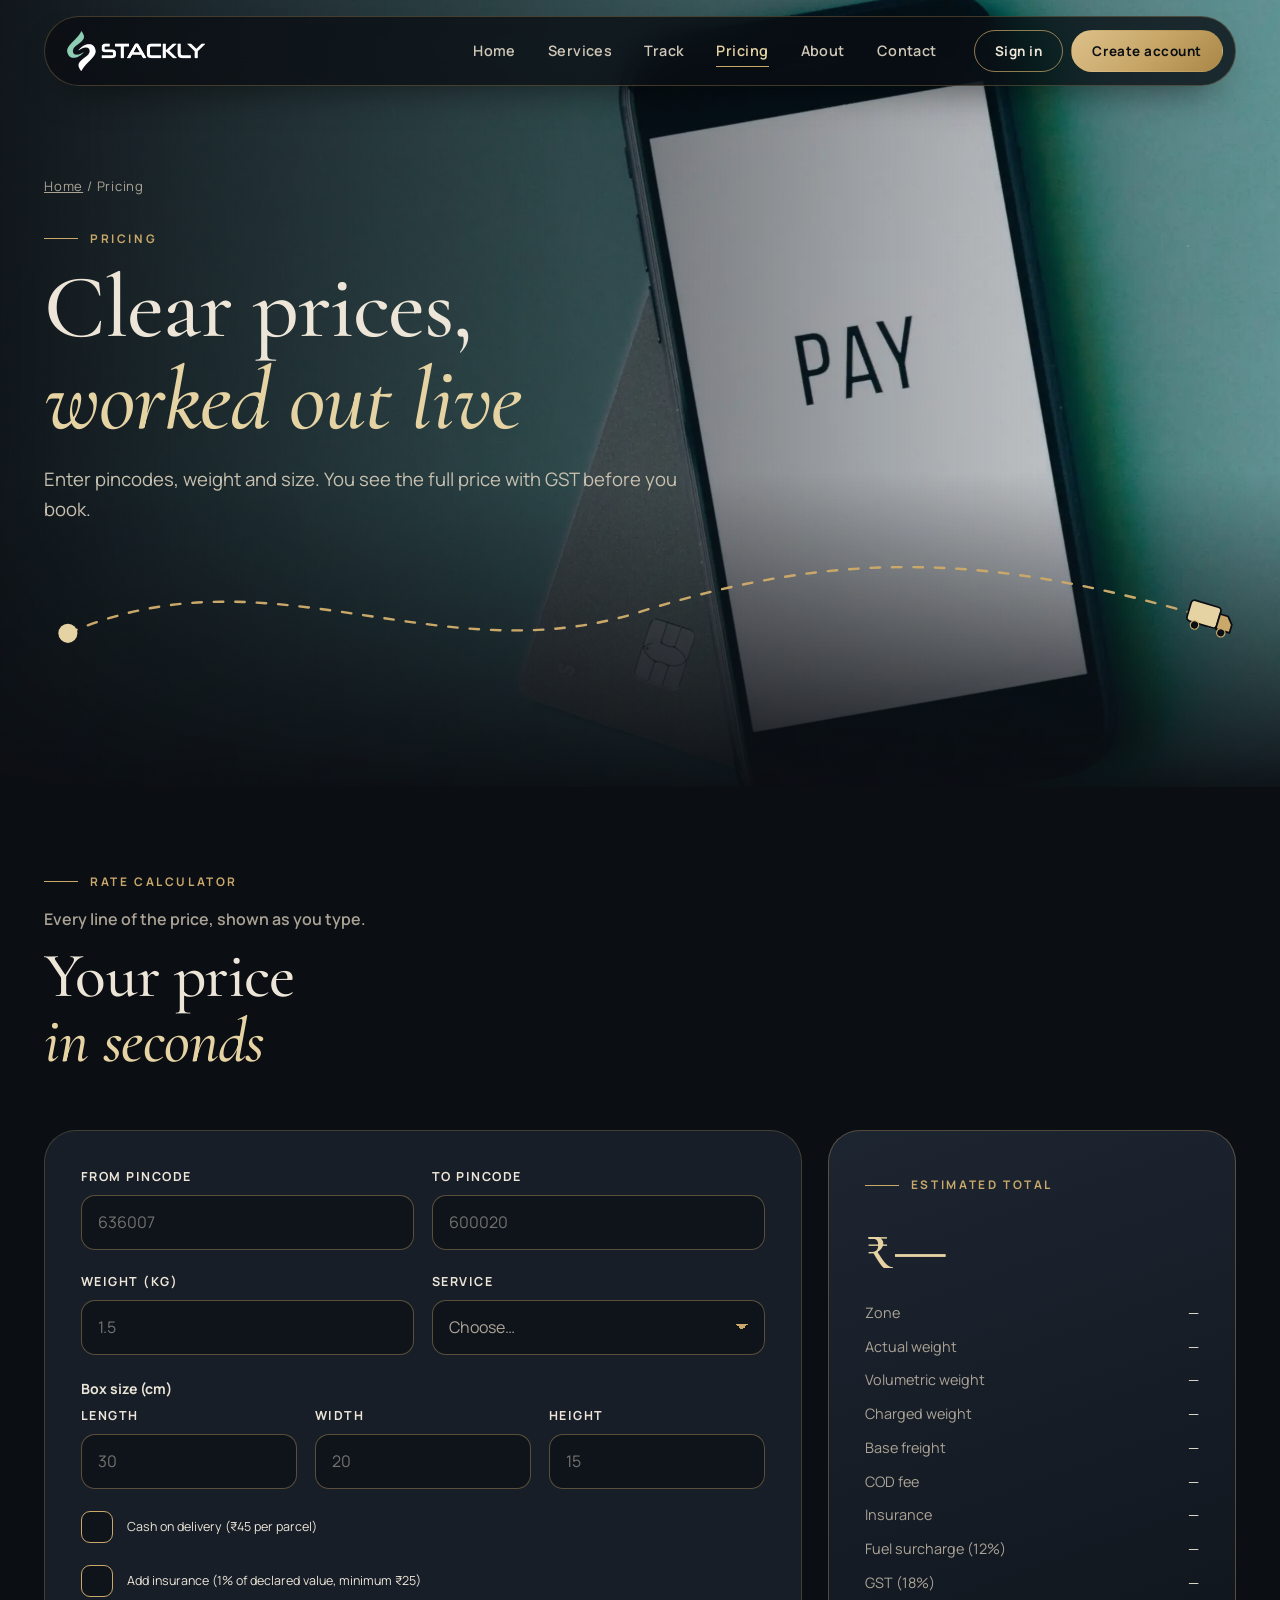
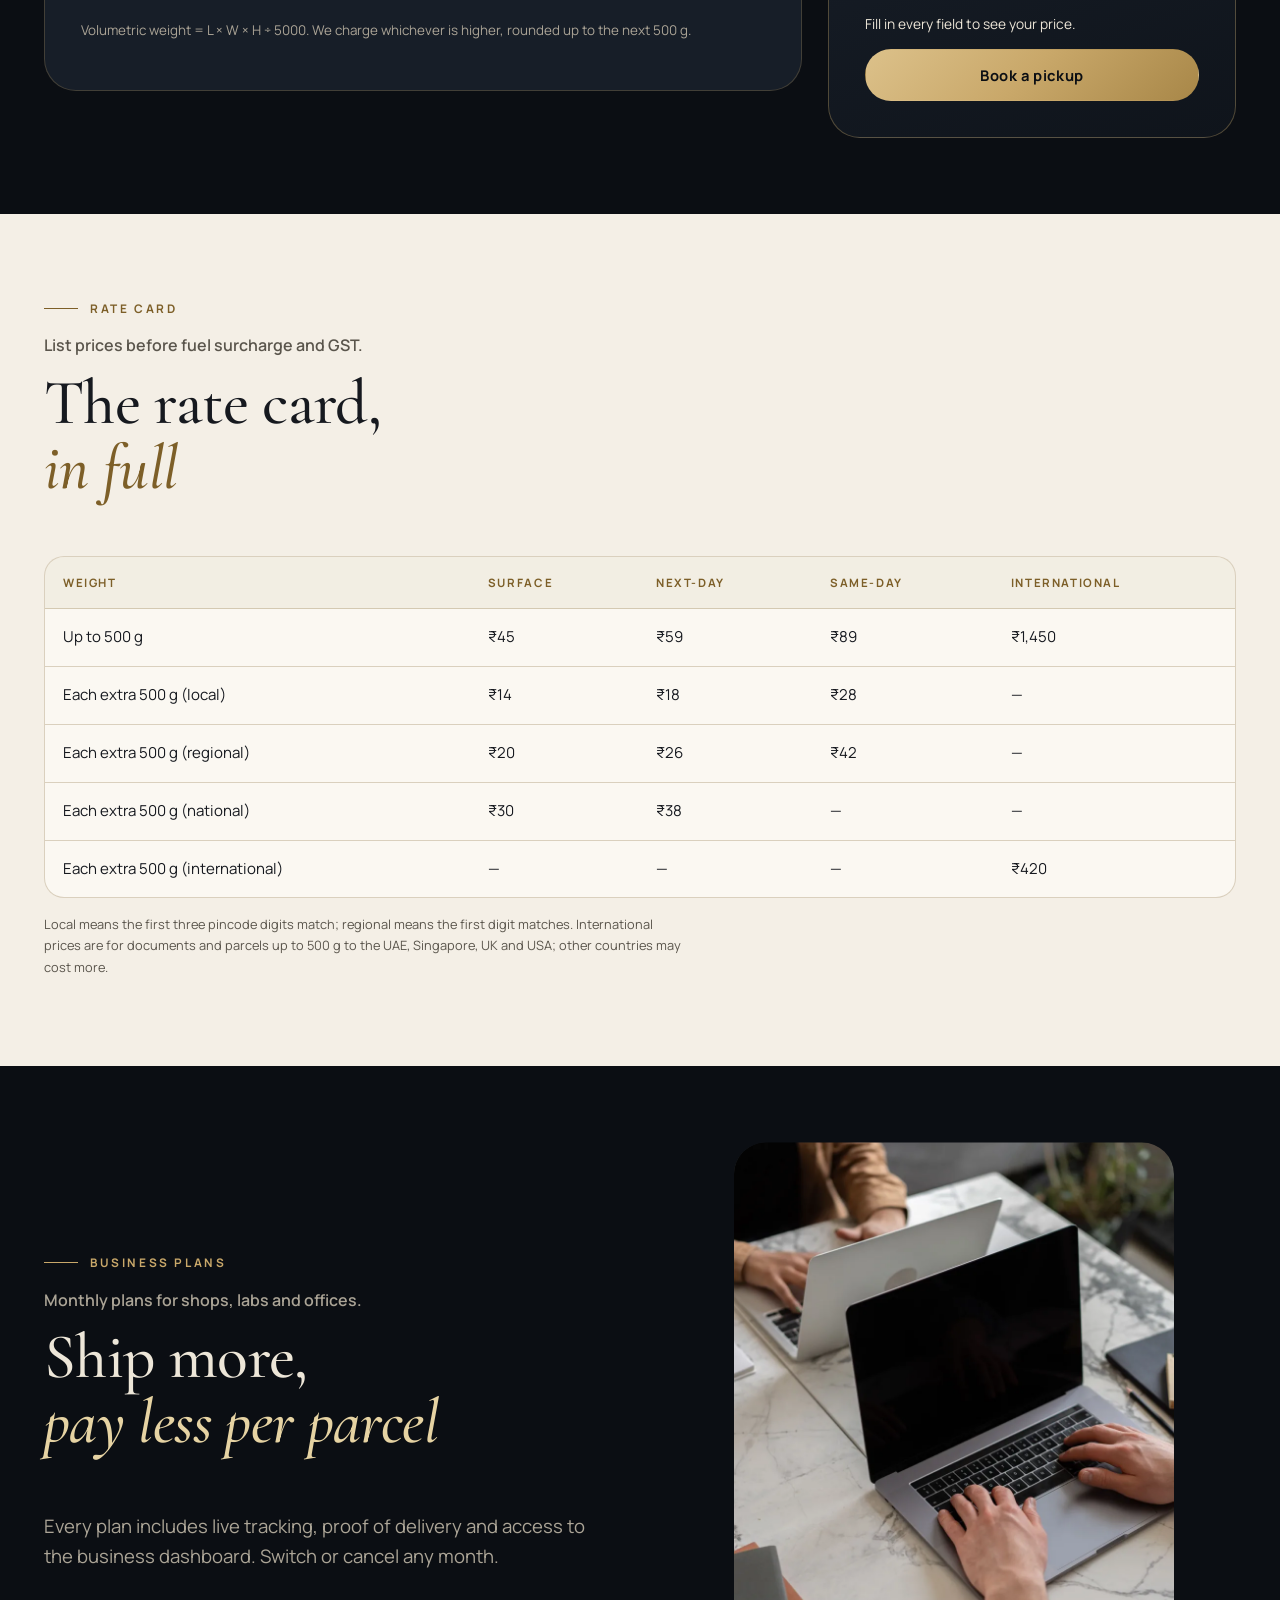
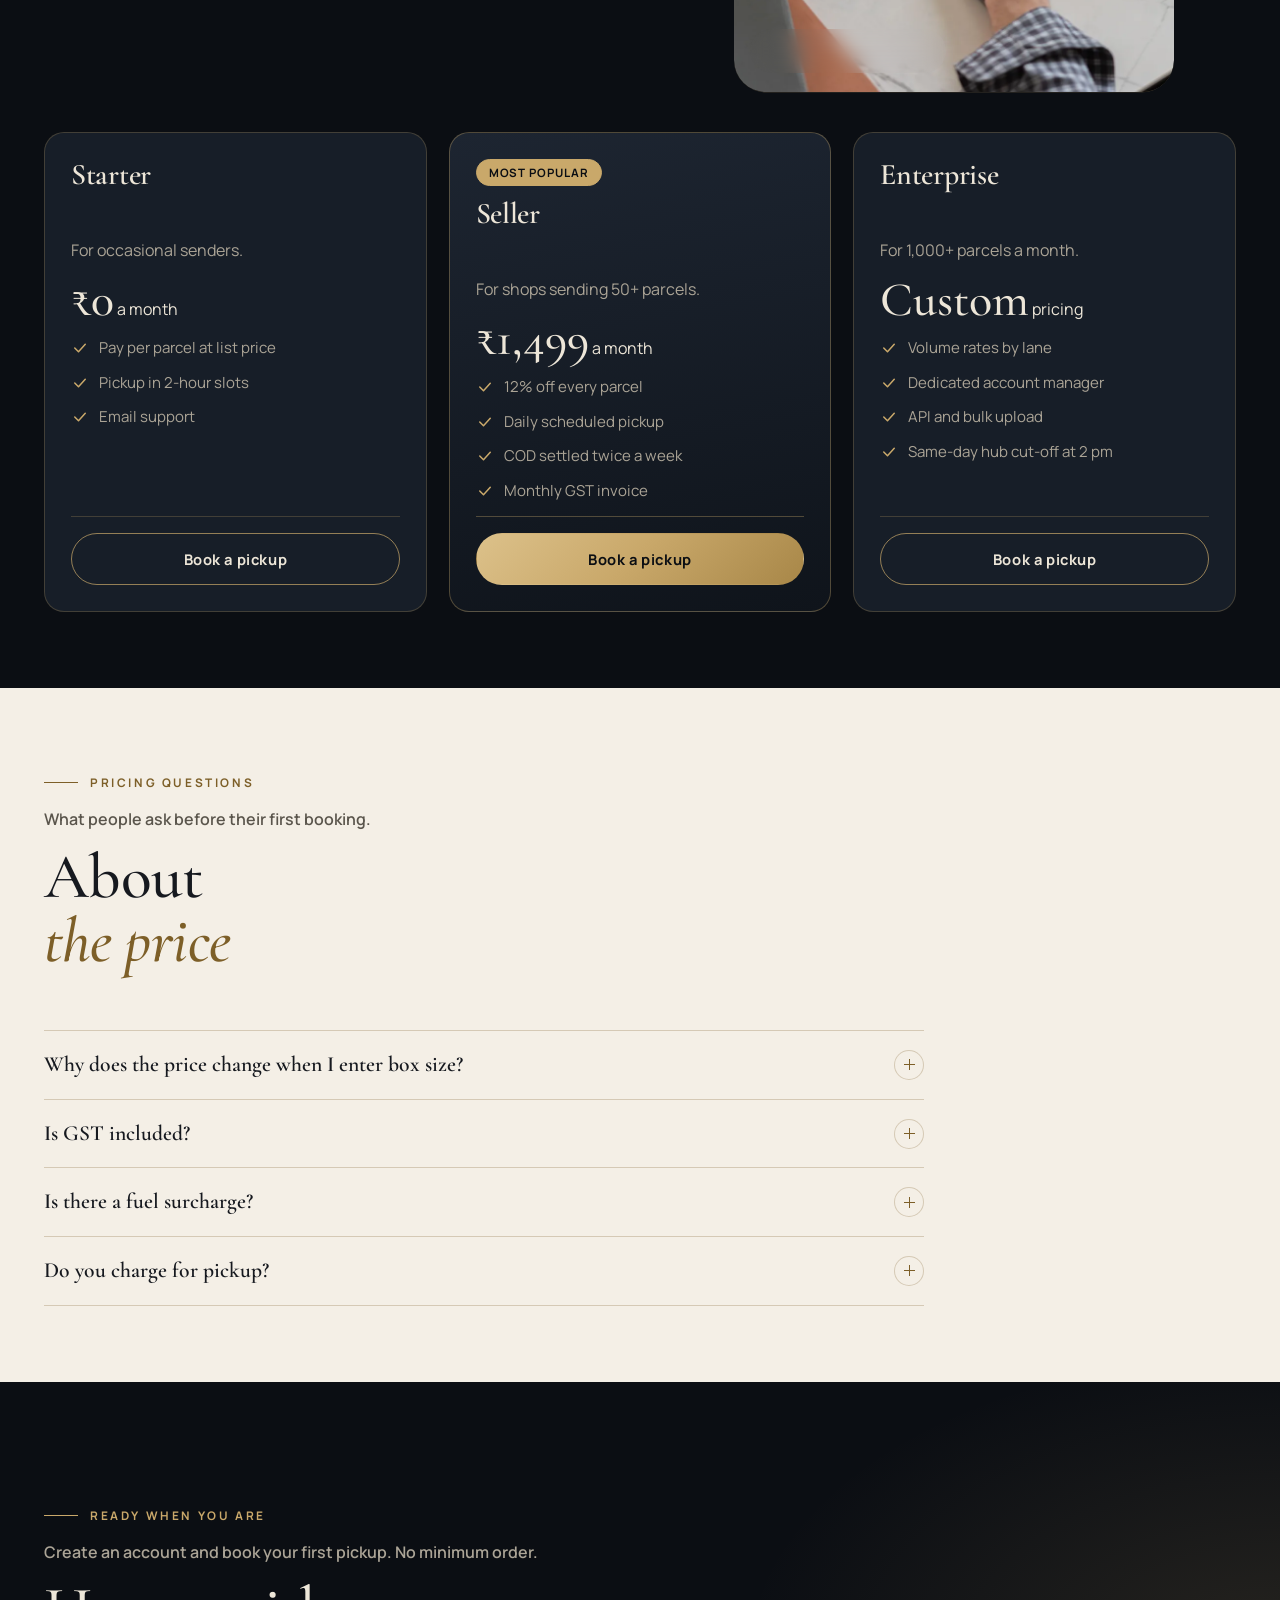
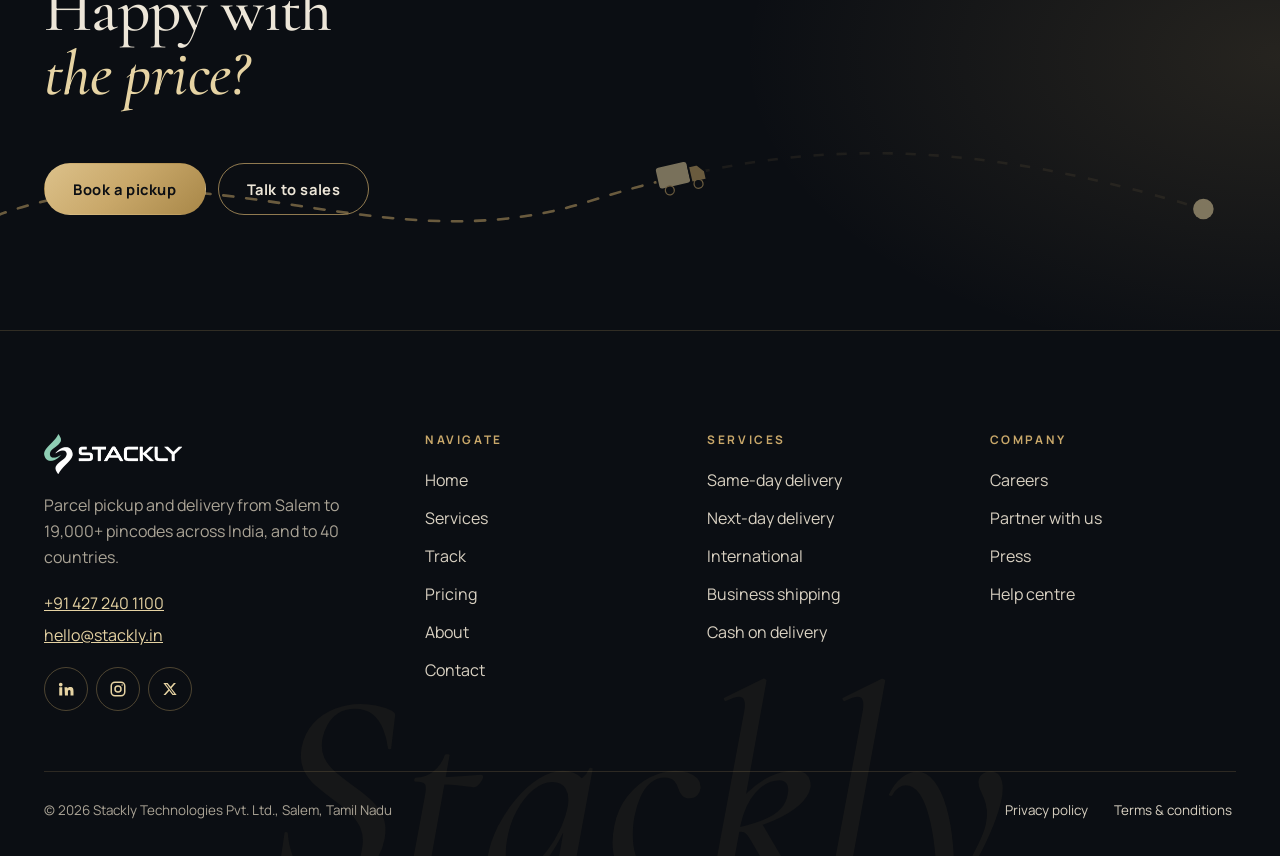
<file: pricing.html>
<!doctype html>
<html lang="en-IN" class="hero-page">
<head>
<meta charset="utf-8">
<meta name="viewport" content="width=device-width, initial-scale=1">
<title>Pricing and quote — Stackly</title>
<meta name="description" content="Live courier rate calculator with volumetric weight, COD, insurance and GST.">
<meta name="theme-color" content="#0F1E33">
<link rel="icon" href="favicon.svg" type="image/svg+xml">
<link rel="stylesheet" href="styles.css">
<script src="script.js" defer></script>
</head>
<body>
<a class="skip" href="pricing.html#main">Skip to content</a>
<header class="site-header">
<div class="pill">
<a class="brand" href="index.html" data-home-logo aria-label="Stackly home"><img src="logo-light.webp" alt="Stackly" width="138" height="40"></a>
<nav class="nav" aria-label="Main"><a href="index.html">Home</a><a href="services.html">Services</a><a href="track.html">Track</a><a href="pricing.html" aria-current="page">Pricing</a><a href="about.html">About</a><a href="contact.html">Contact</a></nav>
<div class="head-cta"><a class="btn btn-ghost btn-sm" href="signin.html">Sign in</a><a class="btn btn-primary btn-sm on-dark" href="signup.html">Create account</a></div>
<button class="burger" type="button" aria-label="Open menu" aria-expanded="false" aria-controls="mobile-menu"><span></span></button>
</div>
<div class="mobile-menu" id="mobile-menu" aria-hidden="true">
<nav aria-label="Mobile"><a class="m-link" href="index.html">Home</a><a class="m-link" href="services.html">Services</a><a class="m-link" href="track.html">Track</a><a class="m-link" href="pricing.html" aria-current="page">Pricing</a><a class="m-link" href="about.html">About</a><a class="m-link" href="contact.html">Contact</a></nav>
<div class="btn-row on-dark"><a class="btn btn-ghost" href="signin.html">Sign in</a><a class="btn btn-primary" href="signup.html">Create account</a></div>
</div>
</header><main id="main"><section class="page-hero dark has-photo" aria-labelledby="ph-h"><div class="ph-media"><img src="hero-pricing.webp" alt="A phone showing a payment screen beside a bank card" width="2400" height="1548" fetchpriority="high"></div><div class="wrap">
<p class="crumbs"><a href="index.html">Home</a> / Pricing</p>
<span class="label">Pricing</span>
<h1 id="ph-h">Clear prices, <em>worked out live</em></h1>
<p class="lede" style="margin-top:18px">Enter pincodes, weight and size. You see the full price with GST before you book.</p>
<svg class="route  route-band" viewBox="0 0 1000 120" data-fx="route" aria-hidden="true" focusable="false">
<defs><mask id="rm6" maskUnits="userSpaceOnUse"><path class="mpath" d="M20 80 C 190 6, 330 116, 500 62 S 800 14, 980 68" stroke="#fff" stroke-width="12" fill="none"/></mask></defs>
<path class="ghost" d="M20 80 C 190 6, 330 116, 500 62 S 800 14, 980 68"/><path class="path" d="M20 80 C 190 6, 330 116, 500 62 S 800 14, 980 68" mask="url(#rm6)"/>
<circle class="pin" cx="20" cy="80" r="8"/><circle class="pin" cx="980" cy="68" r="8"/>
<g class="van" transform="translate(20 80)"><g transform="translate(-20 -13)"><rect x="0" y="2" width="26" height="18" rx="3" fill="#E6D3A3" stroke="#0B0E13" stroke-width="1.5"/><path d="M26 7h7l5 6v7H26z" fill="#C9A86A" stroke="#0B0E13" stroke-width="1.5"/><circle cx="8" cy="22" r="3.5" fill="#0B0E13" stroke="#C9A86A"/><circle cx="31" cy="22" r="3.5" fill="#0B0E13" stroke="#C9A86A"/></g></g>
</svg>
</div></section>
<section class="section" aria-labelledby="calc-h"><div class="wrap">
<div class="sec-head" data-reveal="up">
<span class="label">Rate calculator</span><p class="intro">Every line of the price, shown as you type.</p>
<h2>Your price <em>in seconds</em></h2></div>
<div class="calc">
<form class="calc-form" id="calc" data-validate="calc" data-reveal="left">
<div class="grid-2"><div class="field "><label for="c-from">From pincode</label><input class="input" id="c-from" name="c-from" type="text" data-v="pincode" maxlength="6" autocomplete="postal-code" inputmode="numeric" placeholder="636007" ></div><div class="field "><label for="c-to">To pincode</label><input class="input" id="c-to" name="c-to" type="text" data-v="pincode" maxlength="6" inputmode="numeric" placeholder="600020" ></div></div>
<div class="grid-2"><div class="field "><label for="c-w">Weight (kg)</label><input class="input" id="c-w" name="c-w" type="number" data-v="weight" inputmode="decimal" placeholder="1.5" step="0.1" min="0.1" max="50"></div><div class="field"><label for="c-svc">Service</label><select class="input" id="c-svc" name="c-svc" data-v="select"><option value="">Choose…</option><option value="standard">Standard surface</option><option value="nextday">Next-day</option><option value="sameday">Same-day</option><option value="intl">International</option></select></div></div>
<p class="flabel" style="font-weight:700;font-size:.88rem;margin:0 0 6px">Box size (cm)</p>
<div class="grid-3"><div class="field "><label for="c-l">Length</label><input class="input" id="c-l" name="c-l" type="number" data-v="dim" inputmode="numeric" placeholder="30" min="1" max="150"></div><div class="field "><label for="c-wd">Width</label><input class="input" id="c-wd" name="c-wd" type="number" data-v="dim" inputmode="numeric" placeholder="20" min="1" max="150"></div><div class="field "><label for="c-h">Height</label><input class="input" id="c-h" name="c-h" type="number" data-v="dim" inputmode="numeric" placeholder="15" min="1" max="150"></div></div>
<div class="field"><label class="check" for="c-cod"><input type="checkbox" id="c-cod" name="c-cod"><span class="box"><svg class="ico" viewBox="0 0 24 24" fill="none" stroke="currentColor" stroke-width="2" stroke-linecap="round" stroke-linejoin="round" aria-hidden="true"><path d="m5 12 5 5 9-10"/></svg></span><span class="txt">Cash on delivery (₹45 per parcel)</span></label></div>
<div class="field"><label class="check" for="c-ins"><input type="checkbox" id="c-ins" name="c-ins"><span class="box"><svg class="ico" viewBox="0 0 24 24" fill="none" stroke="currentColor" stroke-width="2" stroke-linecap="round" stroke-linejoin="round" aria-hidden="true"><path d="m5 12 5 5 9-10"/></svg></span><span class="txt">Add insurance (1% of declared value, minimum ₹25)</span></label></div>
<div id="ins-wrap" hidden><div class="field "><label for="c-val">Declared value (₹)</label><input class="input" id="c-val" name="c-val" type="number" data-v="money" inputmode="numeric" placeholder="5000" min="100" max="500000"></div></div>
<p class="form-note">Volumetric weight = L × W × H ÷ 5000. We charge whichever is higher, rounded up to the next 500 g.</p>
</form>
<aside class="calc-out dark" id="calc-out" aria-live="polite" data-reveal="right">
<span class="label">Estimated total</span>
<div class="total price" id="c-total">₹—</div>
<dl>
<dt>Zone</dt><dd data-o="zone">—</dd><dt>Actual weight</dt><dd data-o="actual">—</dd><dt>Volumetric weight</dt><dd data-o="vol">—</dd><dt>Charged weight</dt><dd data-o="charge">—</dd>
<dt>Base freight</dt><dd data-o="base">—</dd><dt>COD fee</dt><dd data-o="cod">—</dd><dt>Insurance</dt><dd data-o="ins">—</dd><dt>Fuel surcharge (12%)</dt><dd data-o="fuel">—</dd><dt>GST (18%)</dt><dd data-o="gst">—</dd>
</dl>
<p id="c-note" style="color:var(--muted-d);font-size:.86rem">Fill in every field to see your price.</p>
<a class="btn btn-primary btn-block" href="signup.html">Book a pickup</a>
</aside>
</div>
</div></section>

<section class="section tint" aria-labelledby="rt-h"><div class="wrap">
<div class="sec-head" data-reveal="up">
<span class="label">Rate card</span><p class="intro">List prices before fuel surcharge and GST.</p>
<h2>The rate card, <em>in full</em></h2></div>
<div class="table-wrap" data-reveal="up"><table class="tbl"><caption class="sr-only">Rate card by service</caption><thead><tr><th scope="col">Weight</th><th scope="col">Surface</th><th scope="col">Next-day</th><th scope="col">Same-day</th><th scope="col">International</th></tr></thead><tbody><tr><td data-th="Weight">Up to 500 g</td><td data-th="Surface"><span class="price">₹45</span></td><td data-th="Next-day"><span class="price">₹59</span></td><td data-th="Same-day"><span class="price">₹89</span></td><td data-th="International"><span class="price">₹1,450</span></td></tr><tr><td data-th="Weight">Each extra 500 g (local)</td><td data-th="Surface"><span class="price">₹14</span></td><td data-th="Next-day"><span class="price">₹18</span></td><td data-th="Same-day"><span class="price">₹28</span></td><td data-th="International"><span class="price">—</span></td></tr><tr><td data-th="Weight">Each extra 500 g (regional)</td><td data-th="Surface"><span class="price">₹20</span></td><td data-th="Next-day"><span class="price">₹26</span></td><td data-th="Same-day"><span class="price">₹42</span></td><td data-th="International"><span class="price">—</span></td></tr><tr><td data-th="Weight">Each extra 500 g (national)</td><td data-th="Surface"><span class="price">₹30</span></td><td data-th="Next-day"><span class="price">₹38</span></td><td data-th="Same-day"><span class="price">—</span></td><td data-th="International"><span class="price">—</span></td></tr><tr><td data-th="Weight">Each extra 500 g (international)</td><td data-th="Surface"><span class="price">—</span></td><td data-th="Next-day"><span class="price">—</span></td><td data-th="Same-day"><span class="price">—</span></td><td data-th="International"><span class="price">₹420</span></td></tr></tbody></table></div>
<p class="caveat">Local means the first three pincode digits match; regional means the first digit matches. International prices are for documents and parcels up to 500 g to the UAE, Singapore, UK and USA; other countries may cost more.</p>
</div></section>

<section class="section" aria-labelledby="pl-h"><div class="wrap split">
<div data-reveal="left"><div class="sec-head" data-reveal="up">
<span class="label">Business plans</span><p class="intro">Monthly plans for shops, labs and offices.</p>
<h2>Ship more, <em>pay less per parcel</em></h2></div><p class="lede">Every plan includes live tracking, proof of delivery and access to the business dashboard. Switch or cancel any month.</p></div>
<div class="frame round" data-reveal="curtain" style="aspect-ratio:4/5;max-width:440px;justify-self:center;width:100%"><img src="pricing-desk.webp" alt="Two people working on laptops at a marble desk" width="900" height="1120" loading="lazy" decoding="async" ><span class="chip" style="left:16px;bottom:20px"><span class="dot"></span>Invoice sent · <span class="price">₹18,640</span></span></div>
</div>
<div class="wrap" style="margin-top:40px"><div class="cards cards-plans"><article class="card plan" data-reveal="up"><div class="card-body"><h3>Starter</h3><p>For occasional senders.</p><div><span class="price">₹0</span> <span style="color:var(--muted)">a month</span></div><ul><li><svg class="ico" viewBox="0 0 24 24" fill="none" stroke="currentColor" stroke-width="2" stroke-linecap="round" stroke-linejoin="round" aria-hidden="true"><path d="m5 12 5 5 9-10"/></svg><span>Pay per parcel at list price</span></li><li><svg class="ico" viewBox="0 0 24 24" fill="none" stroke="currentColor" stroke-width="2" stroke-linecap="round" stroke-linejoin="round" aria-hidden="true"><path d="m5 12 5 5 9-10"/></svg><span>Pickup in 2-hour slots</span></li><li><svg class="ico" viewBox="0 0 24 24" fill="none" stroke="currentColor" stroke-width="2" stroke-linecap="round" stroke-linejoin="round" aria-hidden="true"><path d="m5 12 5 5 9-10"/></svg><span>Email support</span></li></ul><div class="card-foot"><a class="btn btn-ghost btn-block" href="signup.html">Book a pickup</a></div></div></article><article class="card plan featured" data-reveal="up"><div class="card-body"><span class="tag ok" style="align-self:flex-start">Most popular</span><h3>Seller</h3><p>For shops sending 50+ parcels.</p><div><span class="price">₹1,499</span> <span style="color:var(--muted)">a month</span></div><ul><li><svg class="ico" viewBox="0 0 24 24" fill="none" stroke="currentColor" stroke-width="2" stroke-linecap="round" stroke-linejoin="round" aria-hidden="true"><path d="m5 12 5 5 9-10"/></svg><span>12% off every parcel</span></li><li><svg class="ico" viewBox="0 0 24 24" fill="none" stroke="currentColor" stroke-width="2" stroke-linecap="round" stroke-linejoin="round" aria-hidden="true"><path d="m5 12 5 5 9-10"/></svg><span>Daily scheduled pickup</span></li><li><svg class="ico" viewBox="0 0 24 24" fill="none" stroke="currentColor" stroke-width="2" stroke-linecap="round" stroke-linejoin="round" aria-hidden="true"><path d="m5 12 5 5 9-10"/></svg><span>COD settled twice a week</span></li><li><svg class="ico" viewBox="0 0 24 24" fill="none" stroke="currentColor" stroke-width="2" stroke-linecap="round" stroke-linejoin="round" aria-hidden="true"><path d="m5 12 5 5 9-10"/></svg><span>Monthly GST invoice</span></li></ul><div class="card-foot"><a class="btn btn-primary btn-block" href="signup.html">Book a pickup</a></div></div></article><article class="card plan" data-reveal="up"><div class="card-body"><h3>Enterprise</h3><p>For 1,000+ parcels a month.</p><div><span class="price">Custom</span> <span style="color:var(--muted)">pricing</span></div><ul><li><svg class="ico" viewBox="0 0 24 24" fill="none" stroke="currentColor" stroke-width="2" stroke-linecap="round" stroke-linejoin="round" aria-hidden="true"><path d="m5 12 5 5 9-10"/></svg><span>Volume rates by lane</span></li><li><svg class="ico" viewBox="0 0 24 24" fill="none" stroke="currentColor" stroke-width="2" stroke-linecap="round" stroke-linejoin="round" aria-hidden="true"><path d="m5 12 5 5 9-10"/></svg><span>Dedicated account manager</span></li><li><svg class="ico" viewBox="0 0 24 24" fill="none" stroke="currentColor" stroke-width="2" stroke-linecap="round" stroke-linejoin="round" aria-hidden="true"><path d="m5 12 5 5 9-10"/></svg><span>API and bulk upload</span></li><li><svg class="ico" viewBox="0 0 24 24" fill="none" stroke="currentColor" stroke-width="2" stroke-linecap="round" stroke-linejoin="round" aria-hidden="true"><path d="m5 12 5 5 9-10"/></svg><span>Same-day hub cut-off at 2 pm</span></li></ul><div class="card-foot"><a class="btn btn-ghost btn-block" href="signup.html">Book a pickup</a></div></div></article></div></div></section>

<section class="section tint" aria-labelledby="pf-h"><div class="wrap">
<div class="sec-head" data-reveal="up">
<span class="label">Pricing questions</span><p class="intro">What people ask before their first booking.</p>
<h2>About <em>the price</em></h2></div>
<div class="faq"><details data-reveal="up"><summary>Why does the price change when I enter box size?</summary><p>Large light boxes take up truck space. We use volumetric weight (L × W × H ÷ 5000) when it is higher than the actual weight.</p></details><details data-reveal="up"><summary>Is GST included?</summary><p>The calculator shows GST at 18% as its own line. Business accounts get a GST invoice with your GSTIN.</p></details><details data-reveal="up"><summary>Is there a fuel surcharge?</summary><p>Yes, 12% on base freight. We review it on the first of each month in line with diesel prices.</p></details><details data-reveal="up"><summary>Do you charge for pickup?</summary><p>No. Pickup from your door is free on every service.</p></details></div>
</div></section>
<section class="band dark" aria-labelledby="cta-h"><svg class="route  band-route" viewBox="0 0 1000 120" data-fx="route" aria-hidden="true" focusable="false">
<defs><mask id="rm7" maskUnits="userSpaceOnUse"><path class="mpath" d="M20 80 C 190 6, 330 116, 500 62 S 800 14, 980 68" stroke="#fff" stroke-width="12" fill="none"/></mask></defs>
<path class="ghost" d="M20 80 C 190 6, 330 116, 500 62 S 800 14, 980 68"/><path class="path" d="M20 80 C 190 6, 330 116, 500 62 S 800 14, 980 68" mask="url(#rm7)"/>
<circle class="pin" cx="20" cy="80" r="8"/><circle class="pin" cx="980" cy="68" r="8"/>
<g class="van" transform="translate(20 80)"><g transform="translate(-20 -13)"><rect x="0" y="2" width="26" height="18" rx="3" fill="#E6D3A3" stroke="#0B0E13" stroke-width="1.5"/><path d="M26 7h7l5 6v7H26z" fill="#C9A86A" stroke="#0B0E13" stroke-width="1.5"/><circle cx="8" cy="22" r="3.5" fill="#0B0E13" stroke="#C9A86A"/><circle cx="31" cy="22" r="3.5" fill="#0B0E13" stroke="#C9A86A"/></g></g>
</svg>
<div class="wrap"><div class="sec-head" data-reveal="left"><span class="label">Ready when you are</span><p class="intro">Create an account and book your first pickup. No minimum order.</p>
<h2 id="cta-h">Happy with <em>the price?</em></h2></div><div class="btn-row on-dark" data-reveal="up"><a class="btn btn-primary" href="signup.html">Book a pickup</a><a class="btn btn-ghost" href="contact.html">Talk to sales</a></div></div></section>
</main><footer class="site-footer">
<div class="wrap">
<div class="foot-grid">
<div class="foot-brand"><a class="brand" href="index.html" data-home-logo aria-label="Stackly home"><img src="logo-light.webp" alt="Stackly" width="138" height="40" loading="lazy"></a>
<p>Parcel pickup and delivery from Salem to 19,000+ pincodes across India, and to 40 countries.</p>
<p><a href="404.html">+91 427 240 1100</a><br><a href="404.html">hello@stackly.in</a></p>
<p class="social"><a href="404.html" aria-label="Stackly on LinkedIn"><svg viewBox="0 0 24 24" width="18" height="18" fill="currentColor" aria-hidden="true"><path d="M4.98 3.5a2.5 2.5 0 1 1 0 5 2.5 2.5 0 0 1 0-5zM3 9.5h4v11H3zM10 9.5h3.8v1.6h.1c.5-1 1.8-1.9 3.7-1.9 4 0 4.4 2.6 4.4 6v5.3h-4v-4.7c0-1.1 0-2.6-1.6-2.6s-1.8 1.2-1.8 2.5v4.8h-4z"/></svg></a><a href="404.html" aria-label="Stackly on Instagram"><svg viewBox="0 0 24 24" width="18" height="18" fill="none" stroke="currentColor" stroke-width="2" aria-hidden="true"><rect x="3" y="3" width="18" height="18" rx="5"/><circle cx="12" cy="12" r="4"/><circle cx="17.5" cy="6.5" r="1" fill="currentColor" stroke="none"/></svg></a><a href="404.html" aria-label="Stackly on X"><svg viewBox="0 0 24 24" width="16" height="16" fill="currentColor" aria-hidden="true"><path d="M17.8 3h3.1l-6.8 7.8L22 21h-6.2l-4.9-6.4L5.3 21H2.2l7.3-8.3L2 3h6.4l4.4 5.8zm-1.1 16.2h1.7L7.4 4.7H5.6z"/></svg></a></p></div>
<div><h4>Navigate</h4><ul><li><a href="index.html">Home</a></li><li><a href="services.html">Services</a></li><li><a href="track.html">Track</a></li><li><a href="pricing.html">Pricing</a></li><li><a href="about.html">About</a></li><li><a href="contact.html">Contact</a></li></ul></div>
<div><h4>Services</h4><ul><li><a href="404.html">Same-day delivery</a></li><li><a href="404.html">Next-day delivery</a></li><li><a href="404.html">International</a></li><li><a href="404.html">Business shipping</a></li><li><a href="404.html">Cash on delivery</a></li></ul></div>
<div><h4>Company</h4><ul><li><a href="404.html">Careers</a></li><li><a href="404.html">Partner with us</a></li><li><a href="404.html">Press</a></li><li><a href="404.html">Help centre</a></li></ul></div>
</div>
<div class="foot-bottom"><span>© 2026 Stackly Technologies Pvt. Ltd., Salem, Tamil Nadu</span><span class="legal-links"><a href="404.html">Privacy policy</a><a href="404.html">Terms &amp; conditions</a></span></div>
</div></footer>
</body>
</html>
</file>
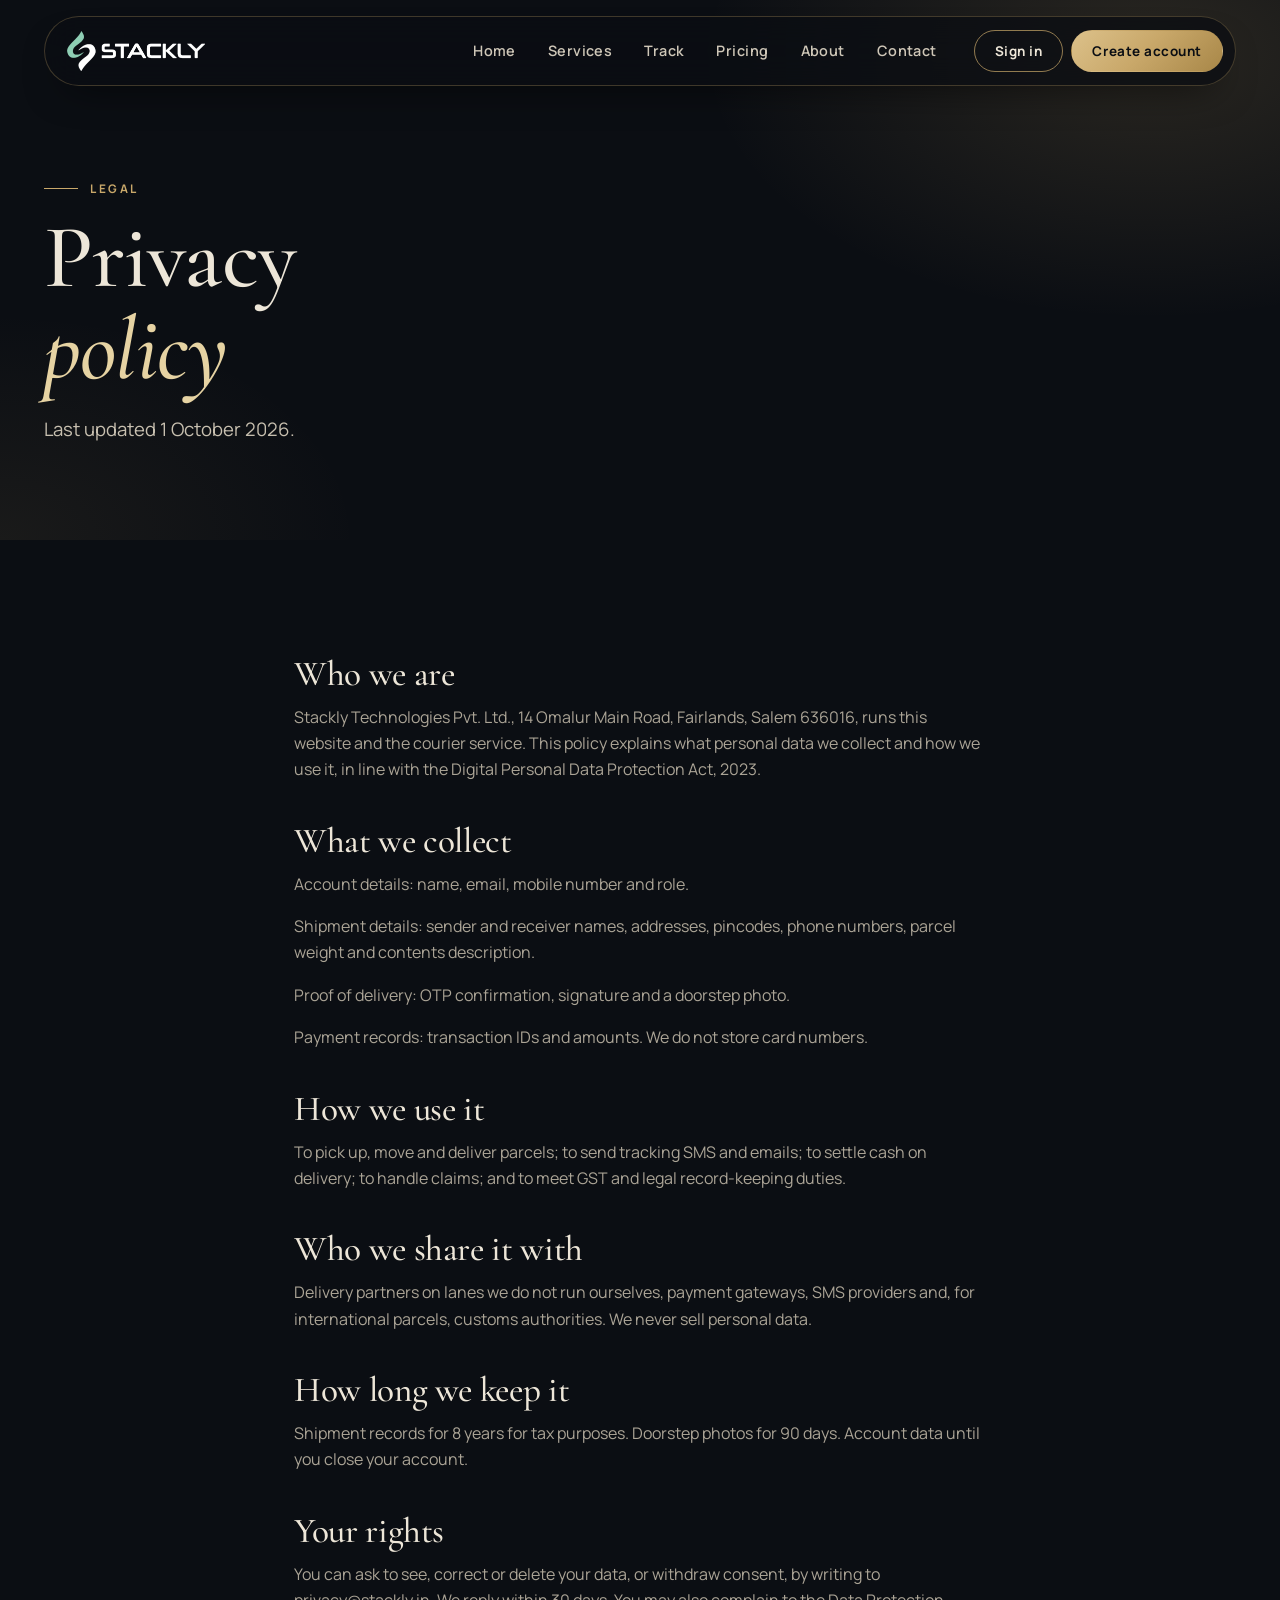
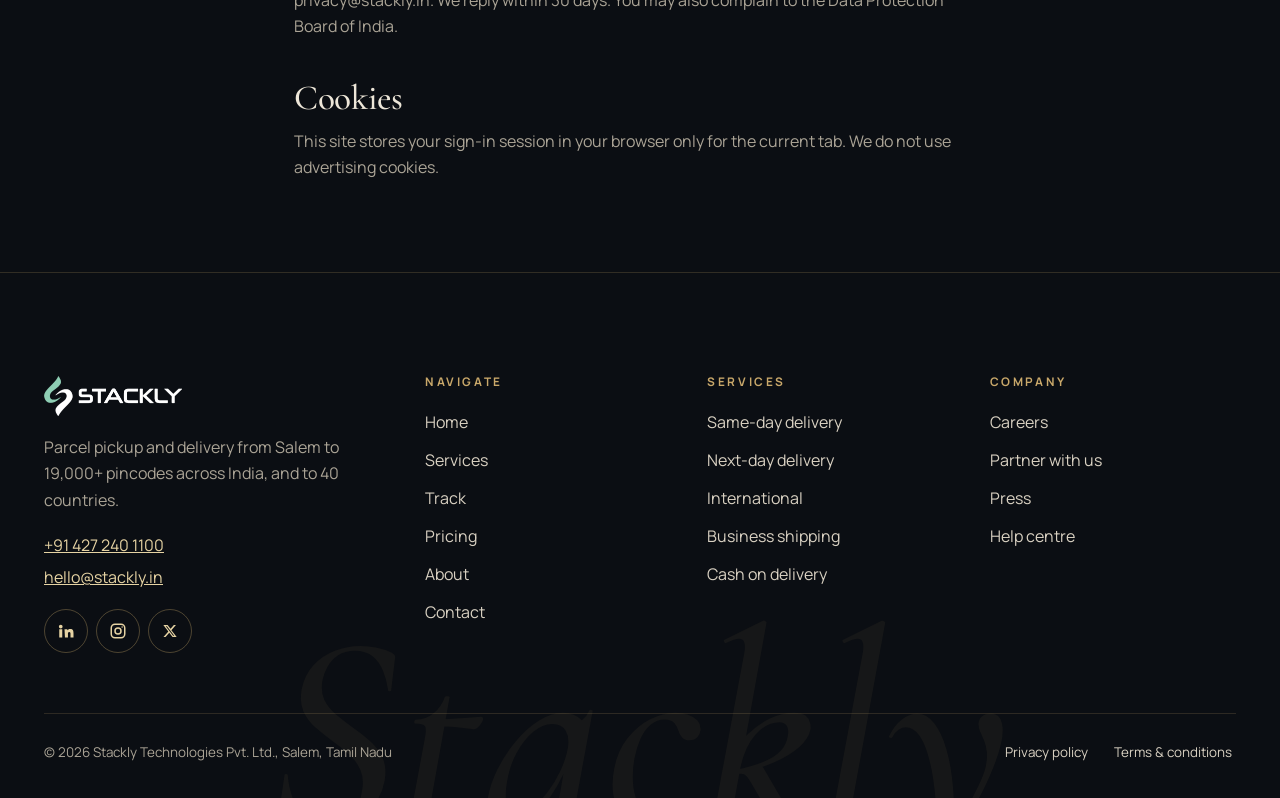
<file: privacy-policy.html>
<!doctype html>
<html lang="en-IN" class="hero-page">
<head>
<meta charset="utf-8">
<meta name="viewport" content="width=device-width, initial-scale=1">
<title>Privacy policy — Stackly</title>
<meta name="description" content="How Stackly collects and uses personal data.">
<meta name="theme-color" content="#0F1E33">
<link rel="icon" href="favicon.svg" type="image/svg+xml">
<link rel="stylesheet" href="styles.css">
<script src="script.js" defer></script>
</head>
<body>
<a class="skip" href="privacy-policy.html#main">Skip to content</a>
<header class="site-header">
<div class="pill">
<a class="brand" href="index.html" data-home-logo aria-label="Stackly home"><img src="logo-light.webp" alt="Stackly" width="138" height="40"></a>
<nav class="nav" aria-label="Main"><a href="index.html">Home</a><a href="services.html">Services</a><a href="track.html">Track</a><a href="pricing.html">Pricing</a><a href="about.html">About</a><a href="contact.html">Contact</a></nav>
<div class="head-cta"><a class="btn btn-ghost btn-sm" href="signin.html">Sign in</a><a class="btn btn-primary btn-sm on-dark" href="signup.html">Create account</a></div>
<button class="burger" type="button" aria-label="Open menu" aria-expanded="false" aria-controls="mobile-menu"><span></span></button>
</div>
<div class="mobile-menu" id="mobile-menu" aria-hidden="true">
<nav aria-label="Mobile"><a class="m-link" href="index.html">Home</a><a class="m-link" href="services.html">Services</a><a class="m-link" href="track.html">Track</a><a class="m-link" href="pricing.html">Pricing</a><a class="m-link" href="about.html">About</a><a class="m-link" href="contact.html">Contact</a></nav>
<div class="btn-row on-dark"><a class="btn btn-ghost" href="signin.html">Sign in</a><a class="btn btn-primary" href="signup.html">Create account</a></div>
</div>
</header><main id="main"><section class="page-hero dark"><div class="wrap"><span class="label">Legal</span><h1>Privacy <em>policy</em></h1><p class="lede" style="margin-top:18px">Last updated 1 October 2026.</p></div></section>
<section class="section"><div class="wrap legal"><h2>Who we are</h2><p>Stackly Technologies Pvt. Ltd., 14 Omalur Main Road, Fairlands, Salem 636016, runs this website and the courier service. This policy explains what personal data we collect and how we use it, in line with the Digital Personal Data Protection Act, 2023.</p><h2>What we collect</h2><p>Account details: name, email, mobile number and role.</p><p>Shipment details: sender and receiver names, addresses, pincodes, phone numbers, parcel weight and contents description.</p><p>Proof of delivery: OTP confirmation, signature and a doorstep photo.</p><p>Payment records: transaction IDs and amounts. We do not store card numbers.</p><h2>How we use it</h2><p>To pick up, move and deliver parcels; to send tracking SMS and emails; to settle cash on delivery; to handle claims; and to meet GST and legal record-keeping duties.</p><h2>Who we share it with</h2><p>Delivery partners on lanes we do not run ourselves, payment gateways, SMS providers and, for international parcels, customs authorities. We never sell personal data.</p><h2>How long we keep it</h2><p>Shipment records for 8 years for tax purposes. Doorstep photos for 90 days. Account data until you close your account.</p><h2>Your rights</h2><p>You can ask to see, correct or delete your data, or withdraw consent, by writing to privacy@stackly.in. We reply within 30 days. You may also complain to the Data Protection Board of India.</p><h2>Cookies</h2><p>This site stores your sign-in session in your browser only for the current tab. We do not use advertising cookies.</p></div></section></main><footer class="site-footer">
<div class="wrap">
<div class="foot-grid">
<div class="foot-brand"><a class="brand" href="index.html" data-home-logo aria-label="Stackly home"><img src="logo-light.webp" alt="Stackly" width="138" height="40" loading="lazy"></a>
<p>Parcel pickup and delivery from Salem to 19,000+ pincodes across India, and to 40 countries.</p>
<p><a href="404.html">+91 427 240 1100</a><br><a href="404.html">hello@stackly.in</a></p>
<p class="social"><a href="404.html" aria-label="Stackly on LinkedIn"><svg viewBox="0 0 24 24" width="18" height="18" fill="currentColor" aria-hidden="true"><path d="M4.98 3.5a2.5 2.5 0 1 1 0 5 2.5 2.5 0 0 1 0-5zM3 9.5h4v11H3zM10 9.5h3.8v1.6h.1c.5-1 1.8-1.9 3.7-1.9 4 0 4.4 2.6 4.4 6v5.3h-4v-4.7c0-1.1 0-2.6-1.6-2.6s-1.8 1.2-1.8 2.5v4.8h-4z"/></svg></a><a href="404.html" aria-label="Stackly on Instagram"><svg viewBox="0 0 24 24" width="18" height="18" fill="none" stroke="currentColor" stroke-width="2" aria-hidden="true"><rect x="3" y="3" width="18" height="18" rx="5"/><circle cx="12" cy="12" r="4"/><circle cx="17.5" cy="6.5" r="1" fill="currentColor" stroke="none"/></svg></a><a href="404.html" aria-label="Stackly on X"><svg viewBox="0 0 24 24" width="16" height="16" fill="currentColor" aria-hidden="true"><path d="M17.8 3h3.1l-6.8 7.8L22 21h-6.2l-4.9-6.4L5.3 21H2.2l7.3-8.3L2 3h6.4l4.4 5.8zm-1.1 16.2h1.7L7.4 4.7H5.6z"/></svg></a></p></div>
<div><h4>Navigate</h4><ul><li><a href="index.html">Home</a></li><li><a href="services.html">Services</a></li><li><a href="track.html">Track</a></li><li><a href="pricing.html">Pricing</a></li><li><a href="about.html">About</a></li><li><a href="contact.html">Contact</a></li></ul></div>
<div><h4>Services</h4><ul><li><a href="404.html">Same-day delivery</a></li><li><a href="404.html">Next-day delivery</a></li><li><a href="404.html">International</a></li><li><a href="404.html">Business shipping</a></li><li><a href="404.html">Cash on delivery</a></li></ul></div>
<div><h4>Company</h4><ul><li><a href="404.html">Careers</a></li><li><a href="404.html">Partner with us</a></li><li><a href="404.html">Press</a></li><li><a href="404.html">Help centre</a></li></ul></div>
</div>
<div class="foot-bottom"><span>© 2026 Stackly Technologies Pvt. Ltd., Salem, Tamil Nadu</span><span class="legal-links"><a href="404.html">Privacy policy</a><a href="404.html">Terms &amp; conditions</a></span></div>
</div></footer>
</body>
</html>
</file>
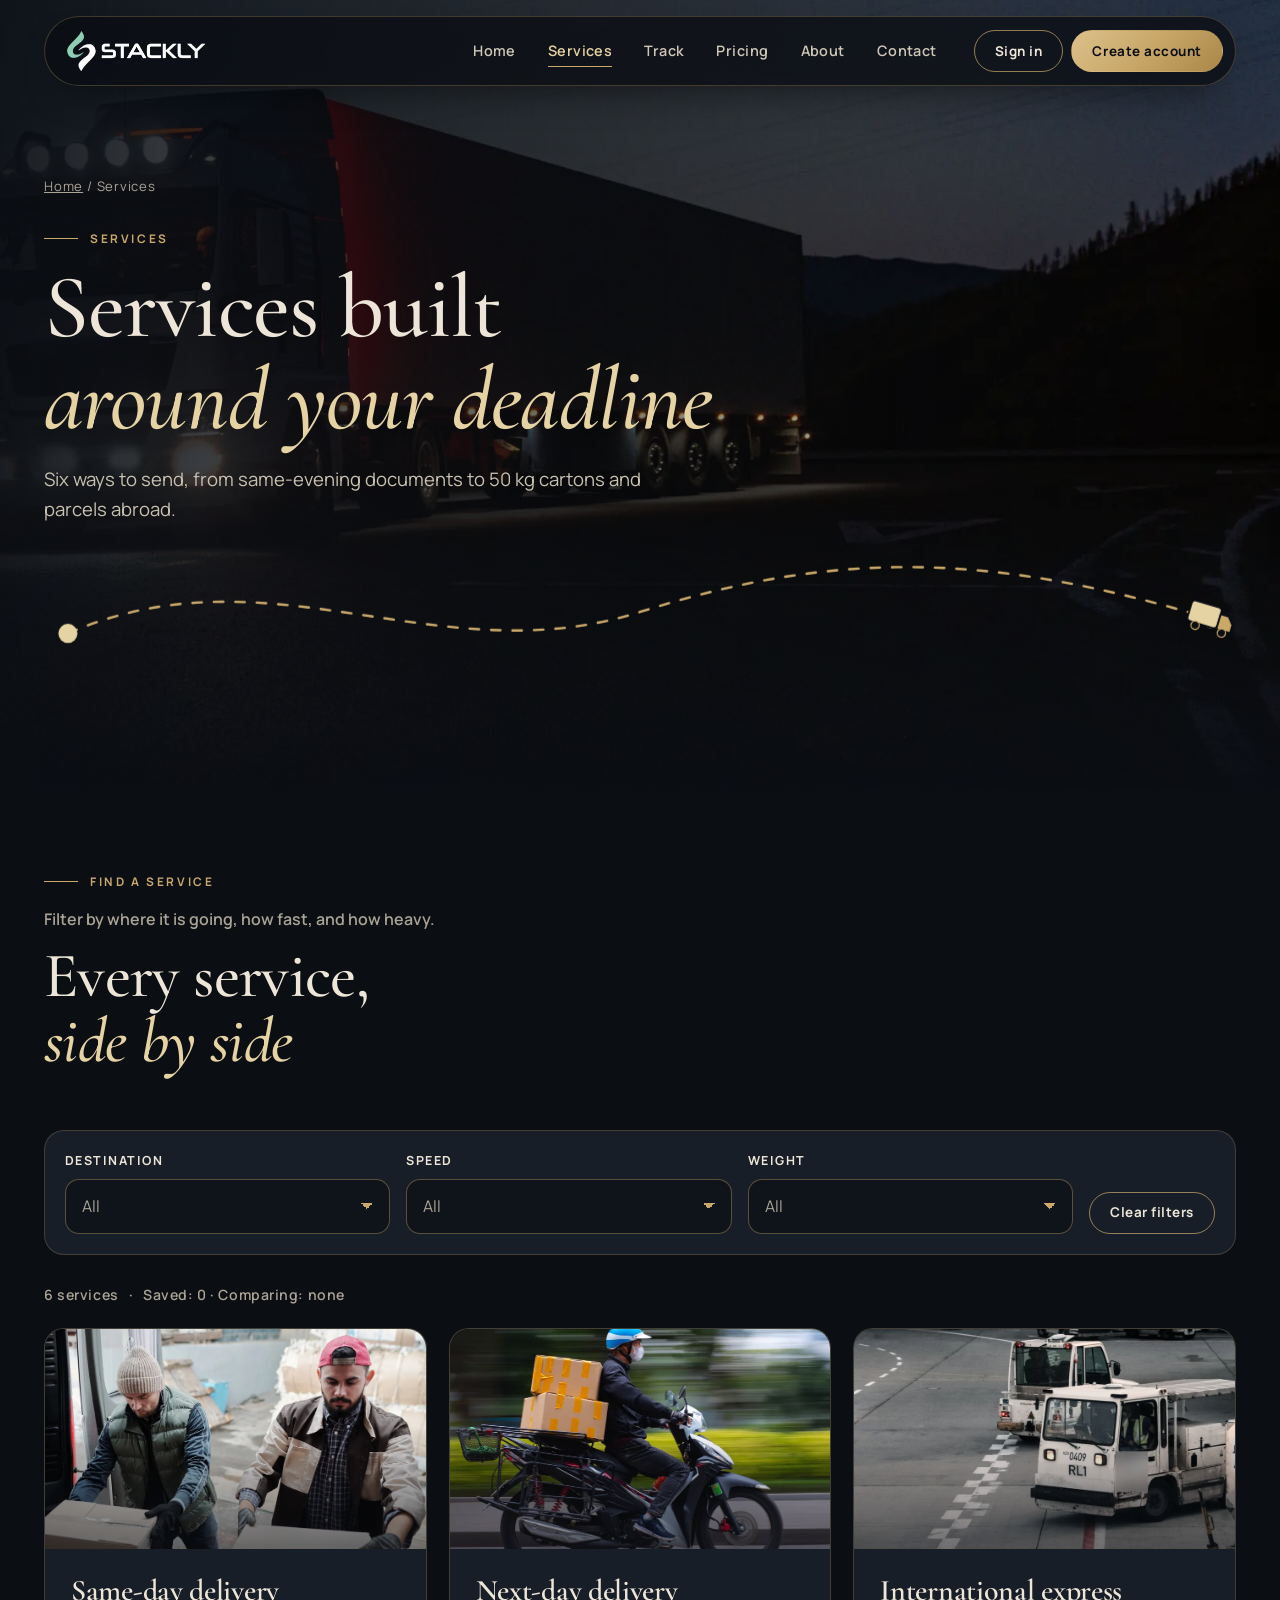
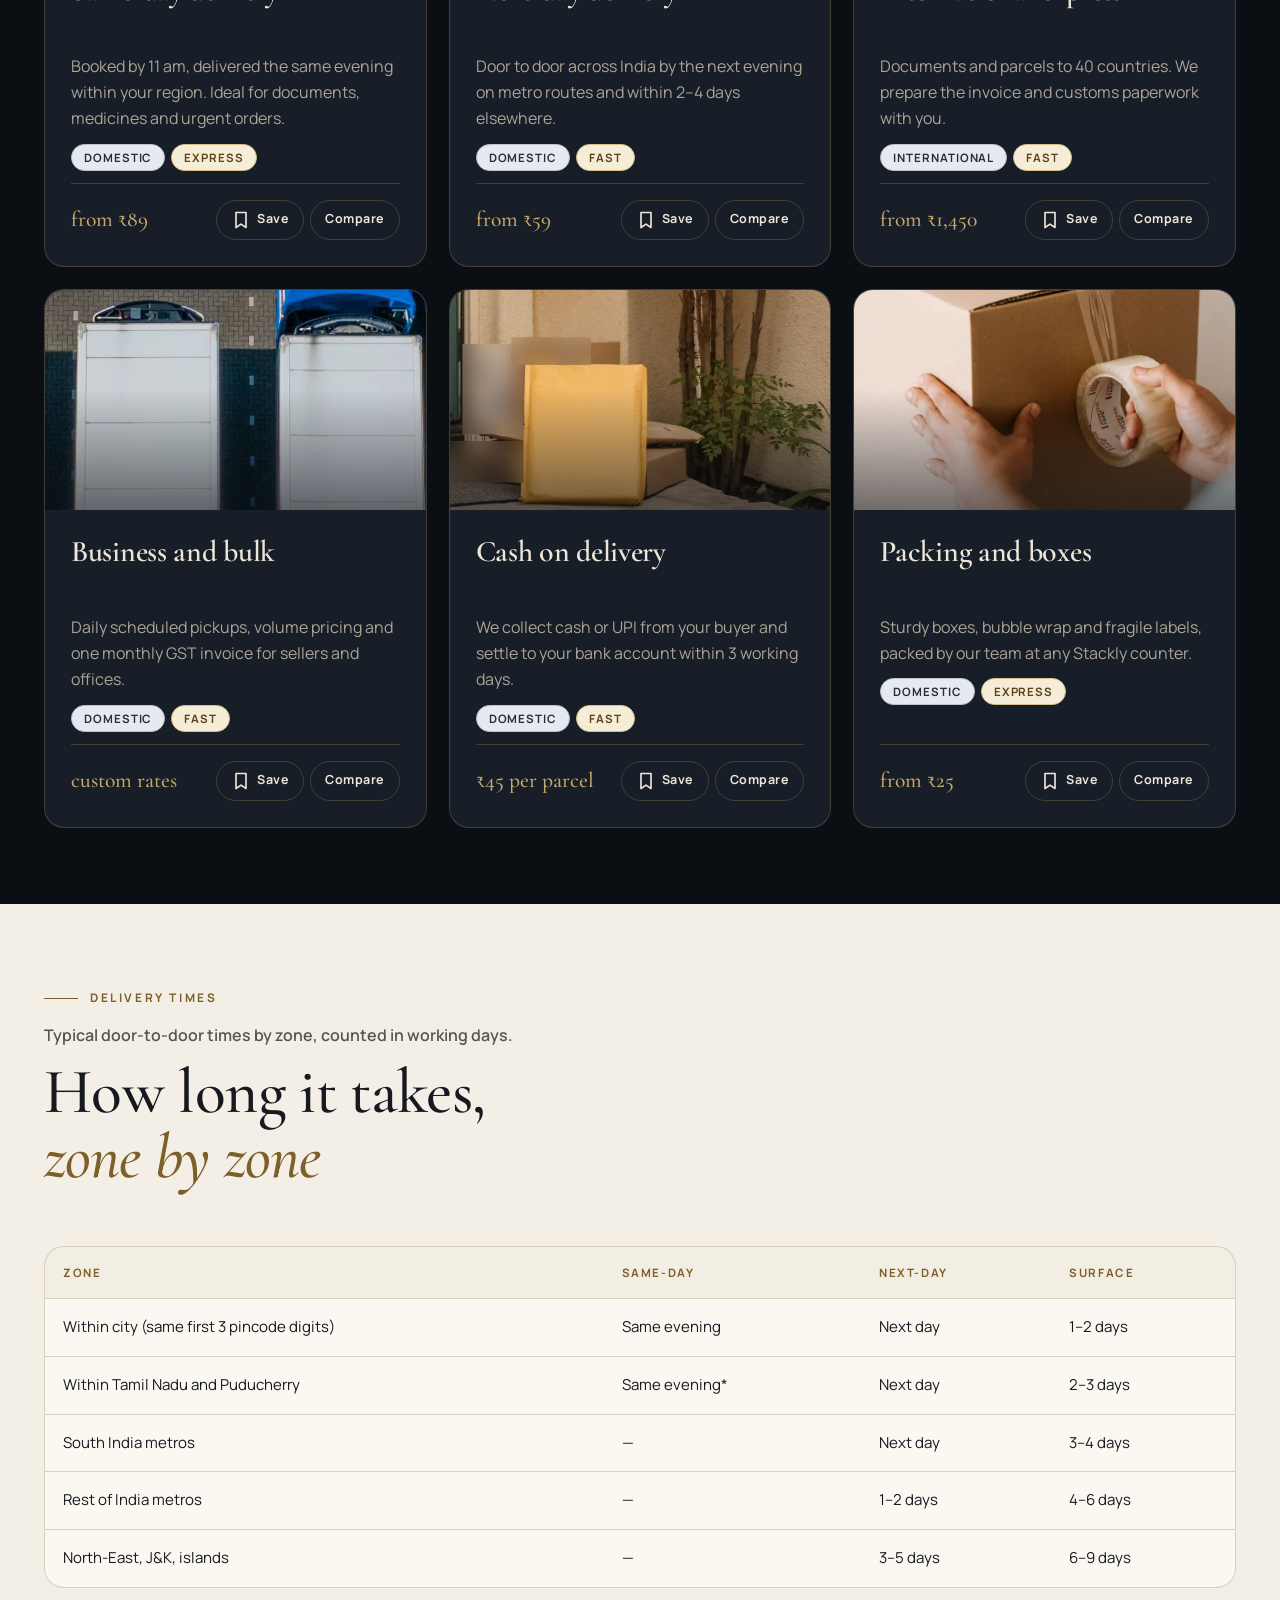
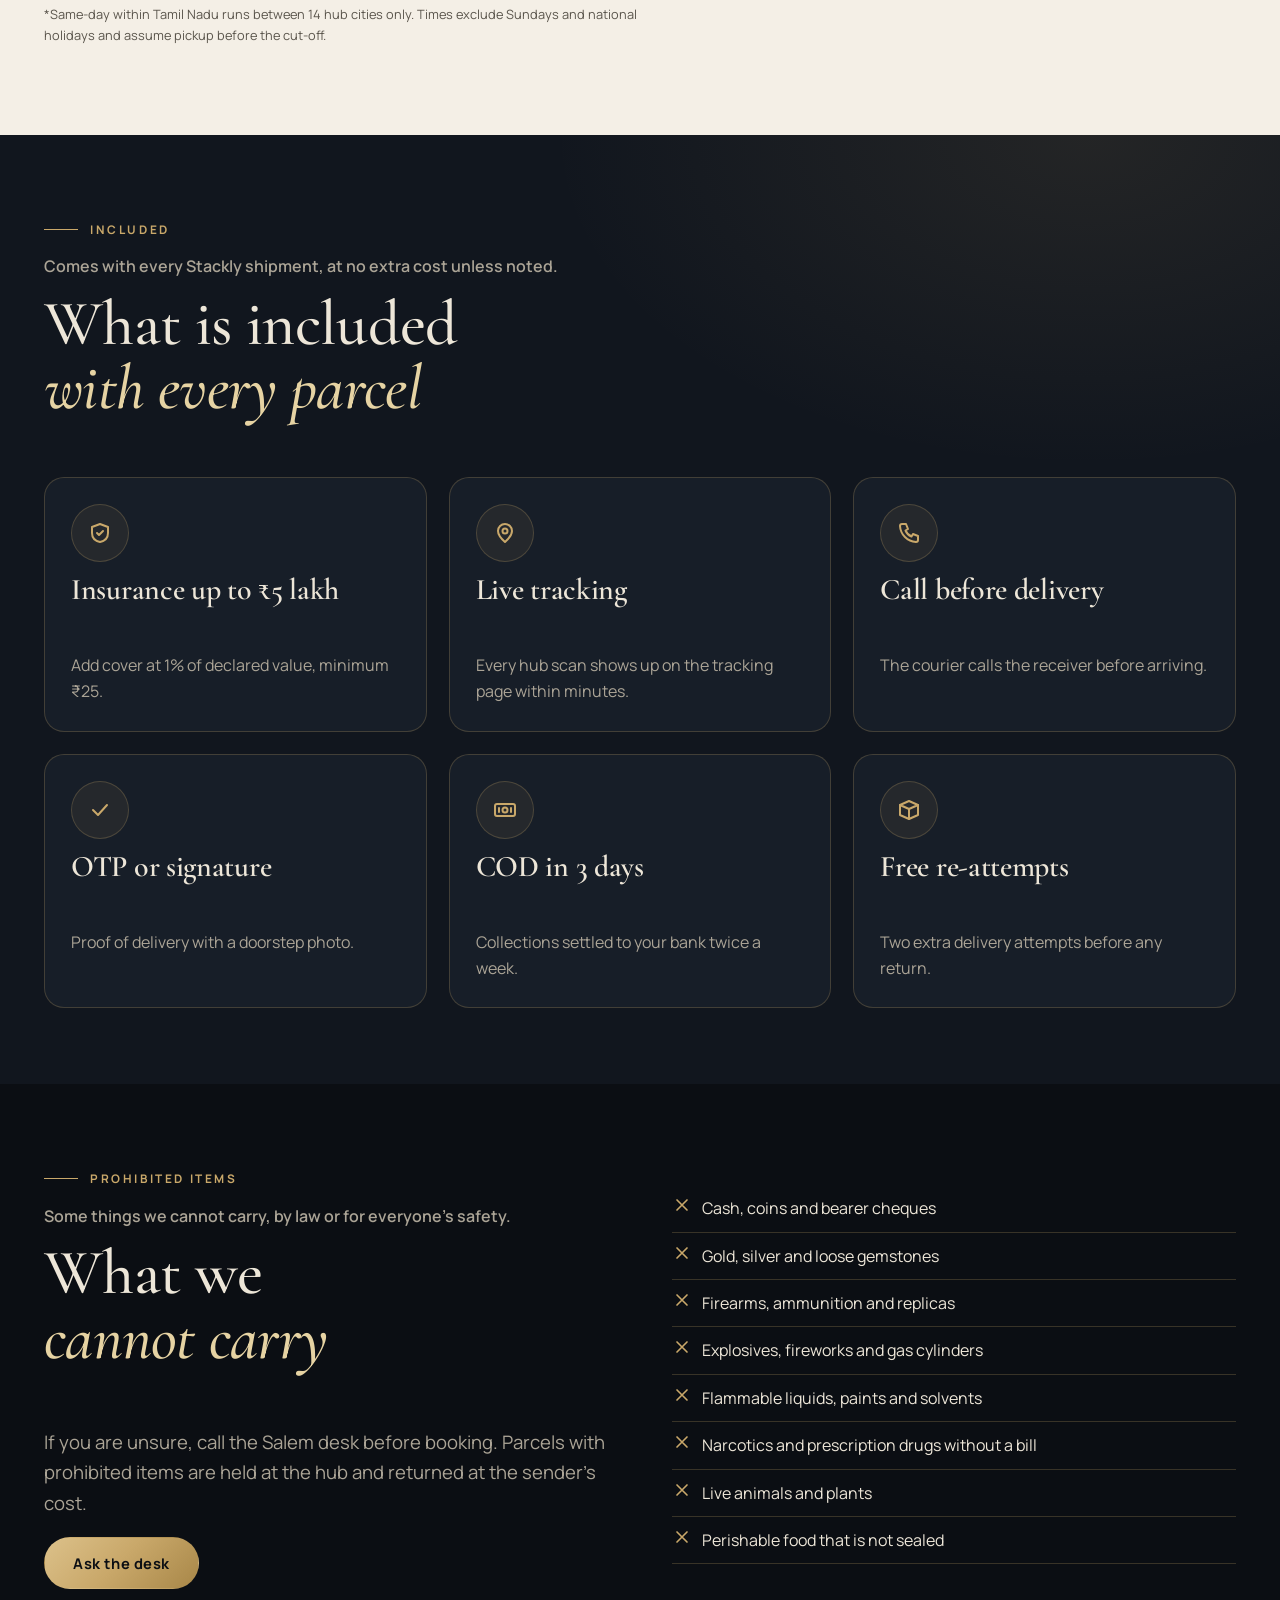
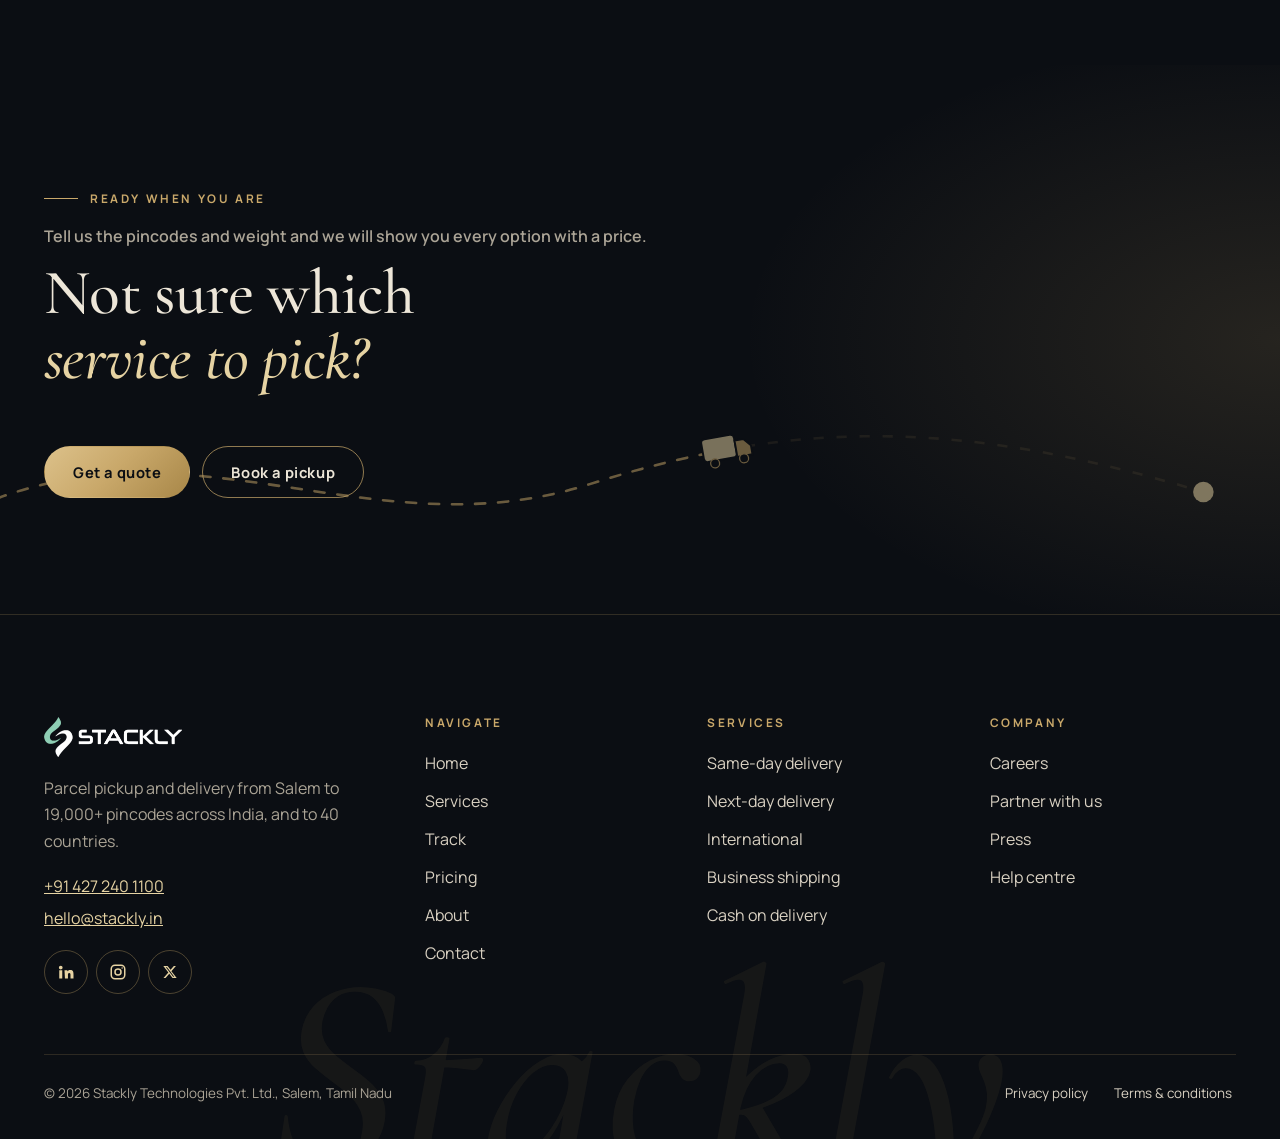
<file: services.html>
<!doctype html>
<html lang="en-IN" class="hero-page">
<head>
<meta charset="utf-8">
<meta name="viewport" content="width=device-width, initial-scale=1">
<title>Services — Stackly courier</title>
<meta name="description" content="Same-day, next-day, international, business, COD and packing services from Stackly.">
<meta name="theme-color" content="#0F1E33">
<link rel="icon" href="favicon.svg" type="image/svg+xml">
<link rel="stylesheet" href="styles.css">
<script src="script.js" defer></script>
</head>
<body>
<a class="skip" href="services.html#main">Skip to content</a>
<header class="site-header">
<div class="pill">
<a class="brand" href="index.html" data-home-logo aria-label="Stackly home"><img src="logo-light.webp" alt="Stackly" width="138" height="40"></a>
<nav class="nav" aria-label="Main"><a href="index.html">Home</a><a href="services.html" aria-current="page">Services</a><a href="track.html">Track</a><a href="pricing.html">Pricing</a><a href="about.html">About</a><a href="contact.html">Contact</a></nav>
<div class="head-cta"><a class="btn btn-ghost btn-sm" href="signin.html">Sign in</a><a class="btn btn-primary btn-sm on-dark" href="signup.html">Create account</a></div>
<button class="burger" type="button" aria-label="Open menu" aria-expanded="false" aria-controls="mobile-menu"><span></span></button>
</div>
<div class="mobile-menu" id="mobile-menu" aria-hidden="true">
<nav aria-label="Mobile"><a class="m-link" href="index.html">Home</a><a class="m-link" href="services.html" aria-current="page">Services</a><a class="m-link" href="track.html">Track</a><a class="m-link" href="pricing.html">Pricing</a><a class="m-link" href="about.html">About</a><a class="m-link" href="contact.html">Contact</a></nav>
<div class="btn-row on-dark"><a class="btn btn-ghost" href="signin.html">Sign in</a><a class="btn btn-primary" href="signup.html">Create account</a></div>
</div>
</header><main id="main"><section class="page-hero dark has-photo" aria-labelledby="ph-h"><div class="ph-media"><img src="hero-services.webp" alt="A lit-up freight truck waiting on a mountain road at dusk" width="2400" height="1152" fetchpriority="high"></div><div class="wrap">
<p class="crumbs"><a href="index.html">Home</a> / Services</p>
<span class="label">Services</span>
<h1 id="ph-h">Services built <em>around your deadline</em></h1>
<p class="lede" style="margin-top:18px">Six ways to send, from same-evening documents to 50 kg cartons and parcels abroad.</p>
<svg class="route  route-band" viewBox="0 0 1000 120" data-fx="route" aria-hidden="true" focusable="false">
<defs><mask id="rm2" maskUnits="userSpaceOnUse"><path class="mpath" d="M20 80 C 190 6, 330 116, 500 62 S 800 14, 980 68" stroke="#fff" stroke-width="12" fill="none"/></mask></defs>
<path class="ghost" d="M20 80 C 190 6, 330 116, 500 62 S 800 14, 980 68"/><path class="path" d="M20 80 C 190 6, 330 116, 500 62 S 800 14, 980 68" mask="url(#rm2)"/>
<circle class="pin" cx="20" cy="80" r="8"/><circle class="pin" cx="980" cy="68" r="8"/>
<g class="van" transform="translate(20 80)"><g transform="translate(-20 -13)"><rect x="0" y="2" width="26" height="18" rx="3" fill="#E6D3A3" stroke="#0B0E13" stroke-width="1.5"/><path d="M26 7h7l5 6v7H26z" fill="#C9A86A" stroke="#0B0E13" stroke-width="1.5"/><circle cx="8" cy="22" r="3.5" fill="#0B0E13" stroke="#C9A86A"/><circle cx="31" cy="22" r="3.5" fill="#0B0E13" stroke="#C9A86A"/></g></g>
</svg>
</div></section>
<section class="section" aria-labelledby="sv-h"><div class="wrap">
<div class="sec-head" data-reveal="up">
<span class="label">Find a service</span><p class="intro">Filter by where it is going, how fast, and how heavy.</p>
<h2>Every service, <em>side by side</em></h2></div>
<div class="filters" data-reveal="up">
<div class="field"><label for="f-type">Destination</label><select class="input" id="f-type" data-filter="type"><option value="">All</option><option value="domestic">Within India</option><option value="international">International</option></select></div>
<div class="field"><label for="f-speed">Speed</label><select class="input" id="f-speed" data-filter="speed"><option value="">All</option><option value="express">Same-day</option><option value="fast">1–2 days</option><option value="economy">Economy</option></select></div>
<div class="field"><label for="f-weight">Weight</label><select class="input" id="f-weight" data-filter="weight"><option value="">All</option><option value="light">Up to 2 kg</option><option value="medium">2–10 kg</option><option value="heavy">10–50 kg</option></select></div>
<button class="btn btn-ghost btn-sm" type="button" id="svc-reset">Clear filters</button>
</div>
<div class="compare-bar"><span id="svc-count" aria-live="polite">6 services</span><span aria-hidden="true">·</span><span id="cmp-out" aria-live="polite"></span></div>
<div class="cards cards-3" id="svc-grid"><article class="card svc" data-type="domestic" data-speed="express" data-weight="light medium" data-reveal="up"><div class="media"><img src="svc-sameday.webp" alt="Two Stackly loaders lifting cardboard boxes into the back of a van" width="900" height="677" loading="lazy" decoding="async" class="card-img" ></div><div class="card-body"><h3>Same-day delivery</h3><p>Booked by 11 am, delivered the same evening within your region. Ideal for documents, medicines and urgent orders.</p>
<div class="meta"><span class="tag">Domestic</span><span class="tag note">Express</span></div>
<div class="card-foot"><span class="price">from ₹89</span><span class="btn-row" style="gap:6px"><button class="toggle" type="button" data-save aria-pressed="false" aria-label="Save Same-day delivery"><svg class="ico" viewBox="0 0 24 24" fill="none" stroke="currentColor" stroke-width="2" stroke-linecap="round" stroke-linejoin="round" aria-hidden="true"><path d="M6 3h12v18l-6-4-6 4z"/></svg><span>Save</span></button><button class="toggle" type="button" data-compare data-name="Same-day" aria-pressed="false">Compare</button></span></div></div></article><article class="card svc" data-type="domestic" data-speed="fast" data-weight="light medium heavy" data-reveal="up"><div class="media"><img src="svc-nextday.webp" alt="A courier on a motorbike carrying two parcels at speed" width="900" height="716" loading="lazy" decoding="async" class="card-img" ></div><div class="card-body"><h3>Next-day delivery</h3><p>Door to door across India by the next evening on metro routes and within 2–4 days elsewhere.</p>
<div class="meta"><span class="tag">Domestic</span><span class="tag note">Fast</span></div>
<div class="card-foot"><span class="price">from ₹59</span><span class="btn-row" style="gap:6px"><button class="toggle" type="button" data-save aria-pressed="false" aria-label="Save Next-day delivery"><svg class="ico" viewBox="0 0 24 24" fill="none" stroke="currentColor" stroke-width="2" stroke-linecap="round" stroke-linejoin="round" aria-hidden="true"><path d="M6 3h12v18l-6-4-6 4z"/></svg><span>Save</span></button><button class="toggle" type="button" data-compare data-name="Next-day" aria-pressed="false">Compare</button></span></div></div></article><article class="card svc" data-type="international" data-speed="fast" data-weight="light medium" data-reveal="up"><div class="media"><img src="svc-intl.webp" alt="Airport baggage tugs moving air cargo across the apron" width="900" height="520" loading="lazy" decoding="async" class="card-img" ></div><div class="card-body"><h3>International express</h3><p>Documents and parcels to 40 countries. We prepare the invoice and customs paperwork with you.</p>
<div class="meta"><span class="tag">International</span><span class="tag note">Fast</span></div>
<div class="card-foot"><span class="price">from ₹1,450</span><span class="btn-row" style="gap:6px"><button class="toggle" type="button" data-save aria-pressed="false" aria-label="Save International express"><svg class="ico" viewBox="0 0 24 24" fill="none" stroke="currentColor" stroke-width="2" stroke-linecap="round" stroke-linejoin="round" aria-hidden="true"><path d="M6 3h12v18l-6-4-6 4z"/></svg><span>Save</span></button><button class="toggle" type="button" data-compare data-name="International" aria-pressed="false">Compare</button></span></div></div></article><article class="card svc" data-type="domestic" data-speed="fast economy" data-weight="medium heavy" data-reveal="up"><div class="media"><img src="svc-bulk.webp" alt="Freight trailers lined up at a loading yard, seen from above" width="900" height="589" loading="lazy" decoding="async" class="card-img" ></div><div class="card-body"><h3>Business and bulk</h3><p>Daily scheduled pickups, volume pricing and one monthly GST invoice for sellers and offices.</p>
<div class="meta"><span class="tag">Domestic</span><span class="tag note">Fast</span></div>
<div class="card-foot"><span class="price">custom rates</span><span class="btn-row" style="gap:6px"><button class="toggle" type="button" data-save aria-pressed="false" aria-label="Save Business and bulk"><svg class="ico" viewBox="0 0 24 24" fill="none" stroke="currentColor" stroke-width="2" stroke-linecap="round" stroke-linejoin="round" aria-hidden="true"><path d="M6 3h12v18l-6-4-6 4z"/></svg><span>Save</span></button><button class="toggle" type="button" data-compare data-name="Business" aria-pressed="false">Compare</button></span></div></div></article><article class="card svc" data-type="domestic" data-speed="fast economy" data-weight="light medium" data-reveal="up"><div class="media"><img src="svc-cod.webp" alt="Parcels waiting at a customer&#x27;s front door" width="900" height="622" loading="lazy" decoding="async" class="card-img" ></div><div class="card-body"><h3>Cash on delivery</h3><p>We collect cash or UPI from your buyer and settle to your bank account within 3 working days.</p>
<div class="meta"><span class="tag">Domestic</span><span class="tag note">Fast</span></div>
<div class="card-foot"><span class="price">₹45 per parcel</span><span class="btn-row" style="gap:6px"><button class="toggle" type="button" data-save aria-pressed="false" aria-label="Save Cash on delivery"><svg class="ico" viewBox="0 0 24 24" fill="none" stroke="currentColor" stroke-width="2" stroke-linecap="round" stroke-linejoin="round" aria-hidden="true"><path d="M6 3h12v18l-6-4-6 4z"/></svg><span>Save</span></button><button class="toggle" type="button" data-compare data-name="Cash" aria-pressed="false">Compare</button></span></div></div></article><article class="card svc" data-type="domestic international" data-speed="express fast economy" data-weight="light medium heavy" data-reveal="up"><div class="media"><img src="svc-packaging.webp" alt="Hands sealing a cardboard box with packing tape" width="900" height="675" loading="lazy" decoding="async" class="card-img" ></div><div class="card-body"><h3>Packing and boxes</h3><p>Sturdy boxes, bubble wrap and fragile labels, packed by our team at any Stackly counter.</p>
<div class="meta"><span class="tag">Domestic</span><span class="tag note">Express</span></div>
<div class="card-foot"><span class="price">from ₹25</span><span class="btn-row" style="gap:6px"><button class="toggle" type="button" data-save aria-pressed="false" aria-label="Save Packing and boxes"><svg class="ico" viewBox="0 0 24 24" fill="none" stroke="currentColor" stroke-width="2" stroke-linecap="round" stroke-linejoin="round" aria-hidden="true"><path d="M6 3h12v18l-6-4-6 4z"/></svg><span>Save</span></button><button class="toggle" type="button" data-compare data-name="Packing" aria-pressed="false">Compare</button></span></div></div></article><p class="empty" id="svc-empty" hidden>No service matches these filters. Try a different weight or clear the filters.</p></div>
</div></section>

<section class="section tint" aria-labelledby="zt-h"><div class="wrap">
<div class="sec-head" data-reveal="up">
<span class="label">Delivery times</span><p class="intro">Typical door-to-door times by zone, counted in working days.</p>
<h2>How long it takes, <em>zone by zone</em></h2></div>
<div class="table-wrap" data-reveal="up"><table class="tbl"><caption class="sr-only">Delivery time by zone</caption><thead><tr><th scope="col">Zone</th><th scope="col">Same-day</th><th scope="col">Next-day</th><th scope="col">Surface</th></tr></thead><tbody><tr><td data-th="Zone">Within city (same first 3 pincode digits)</td><td data-th="Same-day">Same evening</td><td data-th="Next-day">Next day</td><td data-th="Surface">1–2 days</td></tr><tr><td data-th="Zone">Within Tamil Nadu and Puducherry</td><td data-th="Same-day">Same evening*</td><td data-th="Next-day">Next day</td><td data-th="Surface">2–3 days</td></tr><tr><td data-th="Zone">South India metros</td><td data-th="Same-day">—</td><td data-th="Next-day">Next day</td><td data-th="Surface">3–4 days</td></tr><tr><td data-th="Zone">Rest of India metros</td><td data-th="Same-day">—</td><td data-th="Next-day">1–2 days</td><td data-th="Surface">4–6 days</td></tr><tr><td data-th="Zone">North-East, J&amp;K, islands</td><td data-th="Same-day">—</td><td data-th="Next-day">3–5 days</td><td data-th="Surface">6–9 days</td></tr></tbody></table></div>
<p class="caveat">*Same-day within Tamil Nadu runs between 14 hub cities only. Times exclude Sundays and national holidays and assume pickup before the cut-off.</p>
</div></section>

<section class="section dark" aria-labelledby="inc-h"><div class="wrap">
<div class="sec-head" data-reveal="up">
<span class="label">Included</span><p class="intro">Comes with every Stackly shipment, at no extra cost unless noted.</p>
<h2>What is included <em>with every parcel</em></h2></div>
<div class="cards cards-3"><div class="card" data-reveal="up"><div class="card-body"><div class="svc-icon"><svg class="ico" viewBox="0 0 24 24" fill="none" stroke="currentColor" stroke-width="2" stroke-linecap="round" stroke-linejoin="round" aria-hidden="true"><path d="M12 3 4 6v6c0 5 3.5 8 8 9 4.5-1 8-4 8-9V6z"/><path d="m9 12 2 2 4-4"/></svg></div><h3>Insurance up to ₹5 lakh</h3><p>Add cover at 1% of declared value, minimum ₹25.</p></div></div><div class="card" data-reveal="up"><div class="card-body"><div class="svc-icon"><svg class="ico" viewBox="0 0 24 24" fill="none" stroke="currentColor" stroke-width="2" stroke-linecap="round" stroke-linejoin="round" aria-hidden="true"><path d="M12 21s-7-6.2-7-11a7 7 0 0 1 14 0c0 4.8-7 11-7 11z"/><circle cx="12" cy="10" r="2.5"/></svg></div><h3>Live tracking</h3><p>Every hub scan shows up on the tracking page within minutes.</p></div></div><div class="card" data-reveal="up"><div class="card-body"><div class="svc-icon"><svg class="ico" viewBox="0 0 24 24" fill="none" stroke="currentColor" stroke-width="2" stroke-linecap="round" stroke-linejoin="round" aria-hidden="true"><path d="M5 3h4l2 5-2.5 1.5a11 11 0 0 0 6 6L16 13l5 2v4a2 2 0 0 1-2 2A17 17 0 0 1 3 5a2 2 0 0 1 2-2"/></svg></div><h3>Call before delivery</h3><p>The courier calls the receiver before arriving.</p></div></div><div class="card" data-reveal="up"><div class="card-body"><div class="svc-icon"><svg class="ico" viewBox="0 0 24 24" fill="none" stroke="currentColor" stroke-width="2" stroke-linecap="round" stroke-linejoin="round" aria-hidden="true"><path d="m5 12 5 5 9-10"/></svg></div><h3>OTP or signature</h3><p>Proof of delivery with a doorstep photo.</p></div></div><div class="card" data-reveal="up"><div class="card-body"><div class="svc-icon"><svg class="ico" viewBox="0 0 24 24" fill="none" stroke="currentColor" stroke-width="2" stroke-linecap="round" stroke-linejoin="round" aria-hidden="true"><rect x="2" y="6" width="20" height="12" rx="2"/><circle cx="12" cy="12" r="2.5"/><path d="M6 10v4M18 10v4"/></svg></div><h3>COD in 3 days</h3><p>Collections settled to your bank twice a week.</p></div></div><div class="card" data-reveal="up"><div class="card-body"><div class="svc-icon"><svg class="ico" viewBox="0 0 24 24" fill="none" stroke="currentColor" stroke-width="2" stroke-linecap="round" stroke-linejoin="round" aria-hidden="true"><path d="M3 7l9-4 9 4-9 4z"/><path d="M3 7v10l9 4 9-4V7"/><path d="M12 11v10"/></svg></div><h3>Free re-attempts</h3><p>Two extra delivery attempts before any return.</p></div></div></div>
</div></section>

<section class="section" aria-labelledby="pr-h"><div class="wrap split">
<div data-reveal="left"><div class="sec-head" data-reveal="up">
<span class="label">Prohibited items</span><p class="intro">Some things we cannot carry, by law or for everyone's safety.</p>
<h2>What we <em>cannot carry</em></h2></div>
<p class="lede">If you are unsure, call the Salem desk before booking. Parcels with prohibited items are held at the hub and returned at the sender's cost.</p>
<a class="btn btn-primary" href="contact.html">Ask the desk</a></div>
<ul style="list-style:none;padding:0;margin:0" data-reveal="right"><li style="display:flex;gap:10px;align-items:flex-start;padding:10px 0;border-bottom:1px solid var(--line)"><svg class="ico ico-acc" viewBox="0 0 24 24" fill="none" stroke="currentColor" stroke-width="2" stroke-linecap="round" stroke-linejoin="round" aria-hidden="true"><path d="M6 6l12 12M18 6 6 18"/></svg><span>Cash, coins and bearer cheques</span></li><li style="display:flex;gap:10px;align-items:flex-start;padding:10px 0;border-bottom:1px solid var(--line)"><svg class="ico ico-acc" viewBox="0 0 24 24" fill="none" stroke="currentColor" stroke-width="2" stroke-linecap="round" stroke-linejoin="round" aria-hidden="true"><path d="M6 6l12 12M18 6 6 18"/></svg><span>Gold, silver and loose gemstones</span></li><li style="display:flex;gap:10px;align-items:flex-start;padding:10px 0;border-bottom:1px solid var(--line)"><svg class="ico ico-acc" viewBox="0 0 24 24" fill="none" stroke="currentColor" stroke-width="2" stroke-linecap="round" stroke-linejoin="round" aria-hidden="true"><path d="M6 6l12 12M18 6 6 18"/></svg><span>Firearms, ammunition and replicas</span></li><li style="display:flex;gap:10px;align-items:flex-start;padding:10px 0;border-bottom:1px solid var(--line)"><svg class="ico ico-acc" viewBox="0 0 24 24" fill="none" stroke="currentColor" stroke-width="2" stroke-linecap="round" stroke-linejoin="round" aria-hidden="true"><path d="M6 6l12 12M18 6 6 18"/></svg><span>Explosives, fireworks and gas cylinders</span></li><li style="display:flex;gap:10px;align-items:flex-start;padding:10px 0;border-bottom:1px solid var(--line)"><svg class="ico ico-acc" viewBox="0 0 24 24" fill="none" stroke="currentColor" stroke-width="2" stroke-linecap="round" stroke-linejoin="round" aria-hidden="true"><path d="M6 6l12 12M18 6 6 18"/></svg><span>Flammable liquids, paints and solvents</span></li><li style="display:flex;gap:10px;align-items:flex-start;padding:10px 0;border-bottom:1px solid var(--line)"><svg class="ico ico-acc" viewBox="0 0 24 24" fill="none" stroke="currentColor" stroke-width="2" stroke-linecap="round" stroke-linejoin="round" aria-hidden="true"><path d="M6 6l12 12M18 6 6 18"/></svg><span>Narcotics and prescription drugs without a bill</span></li><li style="display:flex;gap:10px;align-items:flex-start;padding:10px 0;border-bottom:1px solid var(--line)"><svg class="ico ico-acc" viewBox="0 0 24 24" fill="none" stroke="currentColor" stroke-width="2" stroke-linecap="round" stroke-linejoin="round" aria-hidden="true"><path d="M6 6l12 12M18 6 6 18"/></svg><span>Live animals and plants</span></li><li style="display:flex;gap:10px;align-items:flex-start;padding:10px 0;border-bottom:1px solid var(--line)"><svg class="ico ico-acc" viewBox="0 0 24 24" fill="none" stroke="currentColor" stroke-width="2" stroke-linecap="round" stroke-linejoin="round" aria-hidden="true"><path d="M6 6l12 12M18 6 6 18"/></svg><span>Perishable food that is not sealed</span></li></ul>
</div></section>
<section class="band dark" aria-labelledby="cta-h"><svg class="route  band-route" viewBox="0 0 1000 120" data-fx="route" aria-hidden="true" focusable="false">
<defs><mask id="rm3" maskUnits="userSpaceOnUse"><path class="mpath" d="M20 80 C 190 6, 330 116, 500 62 S 800 14, 980 68" stroke="#fff" stroke-width="12" fill="none"/></mask></defs>
<path class="ghost" d="M20 80 C 190 6, 330 116, 500 62 S 800 14, 980 68"/><path class="path" d="M20 80 C 190 6, 330 116, 500 62 S 800 14, 980 68" mask="url(#rm3)"/>
<circle class="pin" cx="20" cy="80" r="8"/><circle class="pin" cx="980" cy="68" r="8"/>
<g class="van" transform="translate(20 80)"><g transform="translate(-20 -13)"><rect x="0" y="2" width="26" height="18" rx="3" fill="#E6D3A3" stroke="#0B0E13" stroke-width="1.5"/><path d="M26 7h7l5 6v7H26z" fill="#C9A86A" stroke="#0B0E13" stroke-width="1.5"/><circle cx="8" cy="22" r="3.5" fill="#0B0E13" stroke="#C9A86A"/><circle cx="31" cy="22" r="3.5" fill="#0B0E13" stroke="#C9A86A"/></g></g>
</svg>
<div class="wrap"><div class="sec-head" data-reveal="left"><span class="label">Ready when you are</span><p class="intro">Tell us the pincodes and weight and we will show you every option with a price.</p>
<h2 id="cta-h">Not sure which <em>service to pick?</em></h2></div><div class="btn-row on-dark" data-reveal="up"><a class="btn btn-primary" href="pricing.html">Get a quote</a><a class="btn btn-ghost" href="signup.html">Book a pickup</a></div></div></section>
</main><footer class="site-footer">
<div class="wrap">
<div class="foot-grid">
<div class="foot-brand"><a class="brand" href="index.html" data-home-logo aria-label="Stackly home"><img src="logo-light.webp" alt="Stackly" width="138" height="40" loading="lazy"></a>
<p>Parcel pickup and delivery from Salem to 19,000+ pincodes across India, and to 40 countries.</p>
<p><a href="404.html">+91 427 240 1100</a><br><a href="404.html">hello@stackly.in</a></p>
<p class="social"><a href="404.html" aria-label="Stackly on LinkedIn"><svg viewBox="0 0 24 24" width="18" height="18" fill="currentColor" aria-hidden="true"><path d="M4.98 3.5a2.5 2.5 0 1 1 0 5 2.5 2.5 0 0 1 0-5zM3 9.5h4v11H3zM10 9.5h3.8v1.6h.1c.5-1 1.8-1.9 3.7-1.9 4 0 4.4 2.6 4.4 6v5.3h-4v-4.7c0-1.1 0-2.6-1.6-2.6s-1.8 1.2-1.8 2.5v4.8h-4z"/></svg></a><a href="404.html" aria-label="Stackly on Instagram"><svg viewBox="0 0 24 24" width="18" height="18" fill="none" stroke="currentColor" stroke-width="2" aria-hidden="true"><rect x="3" y="3" width="18" height="18" rx="5"/><circle cx="12" cy="12" r="4"/><circle cx="17.5" cy="6.5" r="1" fill="currentColor" stroke="none"/></svg></a><a href="404.html" aria-label="Stackly on X"><svg viewBox="0 0 24 24" width="16" height="16" fill="currentColor" aria-hidden="true"><path d="M17.8 3h3.1l-6.8 7.8L22 21h-6.2l-4.9-6.4L5.3 21H2.2l7.3-8.3L2 3h6.4l4.4 5.8zm-1.1 16.2h1.7L7.4 4.7H5.6z"/></svg></a></p></div>
<div><h4>Navigate</h4><ul><li><a href="index.html">Home</a></li><li><a href="services.html">Services</a></li><li><a href="track.html">Track</a></li><li><a href="pricing.html">Pricing</a></li><li><a href="about.html">About</a></li><li><a href="contact.html">Contact</a></li></ul></div>
<div><h4>Services</h4><ul><li><a href="404.html">Same-day delivery</a></li><li><a href="404.html">Next-day delivery</a></li><li><a href="404.html">International</a></li><li><a href="404.html">Business shipping</a></li><li><a href="404.html">Cash on delivery</a></li></ul></div>
<div><h4>Company</h4><ul><li><a href="404.html">Careers</a></li><li><a href="404.html">Partner with us</a></li><li><a href="404.html">Press</a></li><li><a href="404.html">Help centre</a></li></ul></div>
</div>
<div class="foot-bottom"><span>© 2026 Stackly Technologies Pvt. Ltd., Salem, Tamil Nadu</span><span class="legal-links"><a href="404.html">Privacy policy</a><a href="404.html">Terms &amp; conditions</a></span></div>
</div></footer>
</body>
</html>
</file>
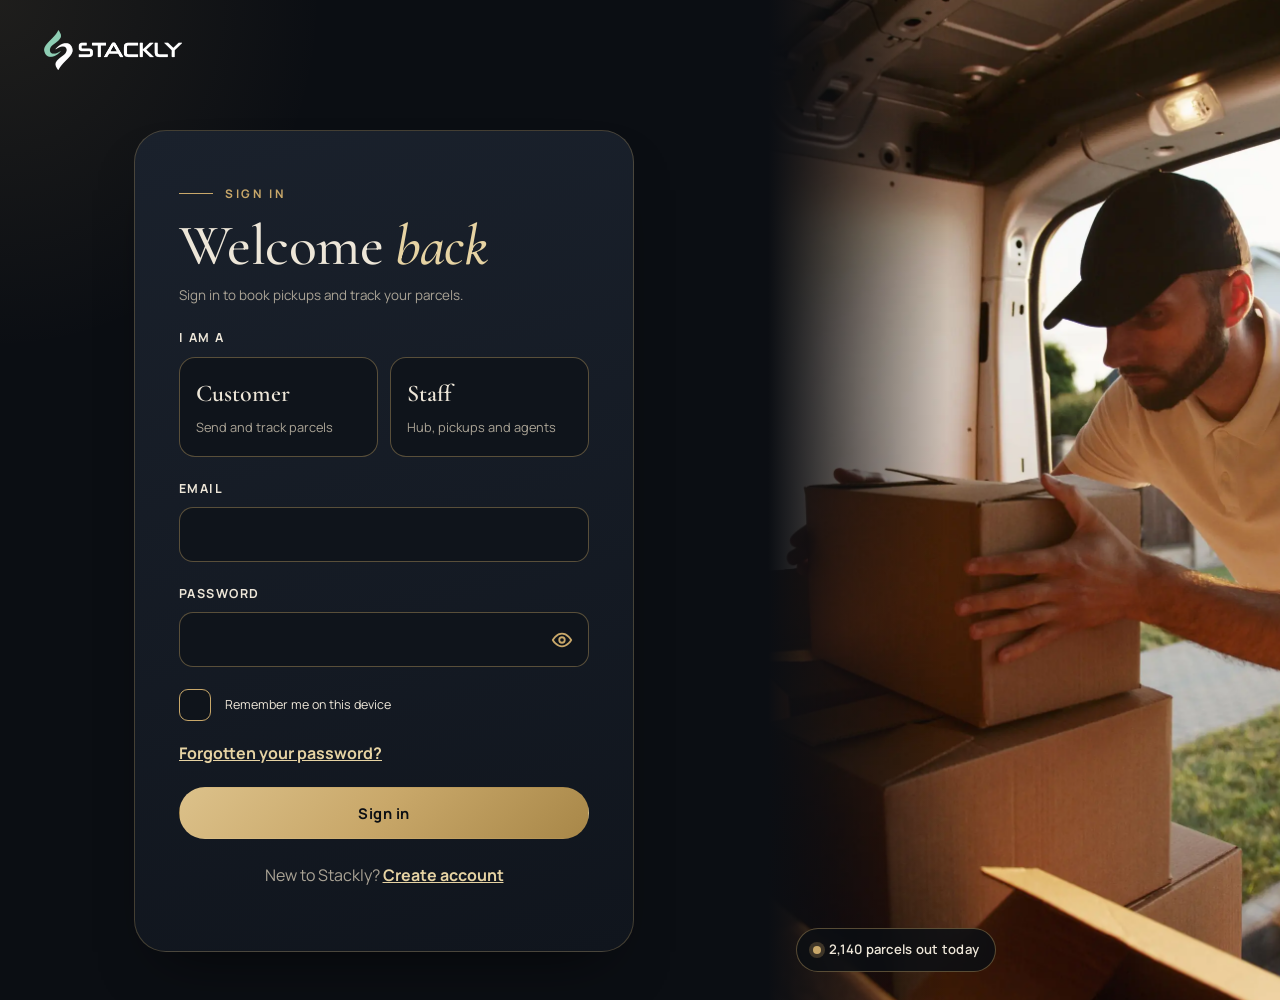
<file: signin.html>
<!doctype html>
<html lang="en-IN">
<head>
<meta charset="utf-8">
<meta name="viewport" content="width=device-width, initial-scale=1">
<title>Sign in — Stackly</title>
<meta name="description" content="Sign in to your Stackly account.">
<meta name="theme-color" content="#0F1E33">
<link rel="icon" href="favicon.svg" type="image/svg+xml">
<link rel="stylesheet" href="styles.css">
<script src="script.js" defer></script>
</head>
<body>
<div class="auth"><main class="auth-main" id="main"><a class="auth-logo" href="index.html" data-home-logo aria-label="Stackly home"><img src="logo-light.webp" alt="Stackly" width="138" height="40"></a>
<div class="auth-card">
<p class="notice" id="notice" role="status" hidden></p>
<span class="label">Sign in</span>
<h1>Welcome <em>back</em></h1>
<p class="form-note" style="margin-bottom:22px">Sign in to book pickups and track your parcels.</p>
<form data-validate="signin" id="signin-form">
<div class="field" data-v="radio" role="radiogroup" aria-labelledby="role-lbl"><span class="flabel" id="role-lbl">I am a</span><div class="roles">
<label class="role"><input type="radio" name="role" value="customer"><strong>Customer</strong><span>Send and track parcels</span></label>
<label class="role"><input type="radio" name="role" value="staff"><strong>Staff</strong><span>Hub, pickups and agents</span></label>
</div></div>
<div class="field "><label for="si-email">Email</label><input class="input" id="si-email" name="si-email" type="email" data-v="email" maxlength="64" autocomplete="email" inputmode="email" ></div>
<div class="field"><label for="si-pass">Password</label><div class="pw-wrap"><input class="input" id="si-pass" name="si-pass" type="password" maxlength="32" autocomplete="current-password" data-v="password"><button class="pw-toggle" type="button" aria-label="Show password" aria-pressed="false"><svg viewBox="0 0 24 24" width="22" height="22" fill="none" stroke="currentColor" stroke-width="2" aria-hidden="true"><path d="M2 12s3.6-7 10-7 10 7 10 7-3.6 7-10 7S2 12 2 12z"/><circle cx="12" cy="12" r="3"/></svg></button></div></div>
<div class="field"><label class="check" for="si-remember"><input type="checkbox" id="si-remember" name="si-remember" data-v="required"><span class="box"><svg class="ico" viewBox="0 0 24 24" fill="none" stroke="currentColor" stroke-width="2" stroke-linecap="round" stroke-linejoin="round" aria-hidden="true"><path d="m5 12 5 5 9-10"/></svg></span><span class="txt">Remember me on this device</span></label></div>
<div class="auth-row"><a href="404.html">Forgotten your password?</a></div>
<button class="btn btn-primary btn-block" type="submit">Sign in</button>
</form>
<p class="auth-alt">New to Stackly? <a href="signup.html">Create account</a></p>
</div></main>
<div class="auth-media"><img src="auth-signin.webp" alt="A courier loads parcels into the back of a delivery van at sunset" width="1200" height="2133" ><span class="chip"><span class="dot"></span>2,140 parcels out today</span></div>
</div>
</body>
</html>
</file>
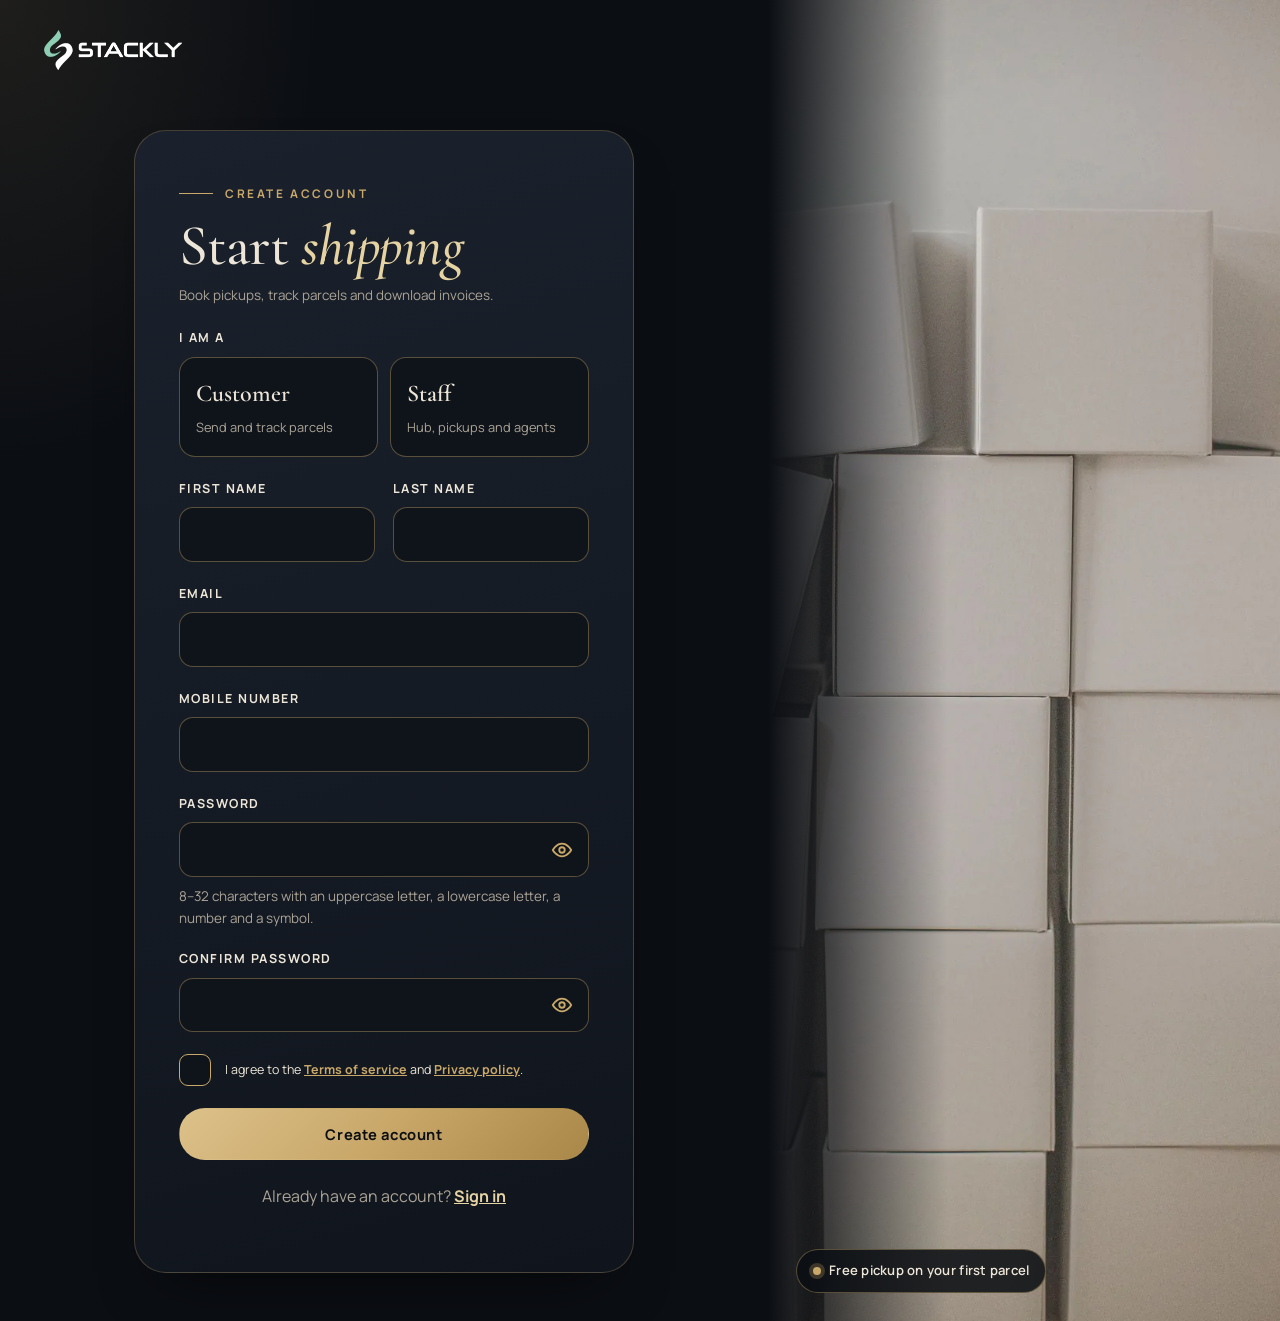
<file: signup.html>
<!doctype html>
<html lang="en-IN">
<head>
<meta charset="utf-8">
<meta name="viewport" content="width=device-width, initial-scale=1">
<title>Create account — Stackly</title>
<meta name="description" content="Create a Stackly customer or staff account.">
<meta name="theme-color" content="#0F1E33">
<link rel="icon" href="favicon.svg" type="image/svg+xml">
<link rel="stylesheet" href="styles.css">
<script src="script.js" defer></script>
</head>
<body>
<div class="auth"><main class="auth-main" id="main"><a class="auth-logo" href="index.html" data-home-logo aria-label="Stackly home"><img src="logo-light.webp" alt="Stackly" width="138" height="40"></a>
<div class="auth-card">
<span class="label">Create account</span>
<h1>Start <em>shipping</em></h1>
<p class="form-note" style="margin-bottom:22px">Book pickups, track parcels and download invoices.</p>
<form data-validate="signup" id="signup-form">
<div class="field" data-v="radio" role="radiogroup" aria-labelledby="role-lbl"><span class="flabel" id="role-lbl">I am a</span><div class="roles">
<label class="role"><input type="radio" name="role" value="customer"><strong>Customer</strong><span>Send and track parcels</span></label>
<label class="role"><input type="radio" name="role" value="staff"><strong>Staff</strong><span>Hub, pickups and agents</span></label>
</div></div>
<div class="grid-2"><div class="field "><label for="su-first">First name</label><input class="input" id="su-first" name="su-first" type="text" data-v="name" maxlength="16" autocomplete="given-name" ></div><div class="field "><label for="su-last">Last name</label><input class="input" id="su-last" name="su-last" type="text" data-v="name" maxlength="16" autocomplete="family-name" ></div></div>
<div class="field "><label for="su-email">Email</label><input class="input" id="su-email" name="su-email" type="email" data-v="email" maxlength="64" autocomplete="email" inputmode="email" ></div>
<div class="field "><label for="su-phone">Mobile number</label><input class="input" id="su-phone" name="su-phone" type="tel" data-v="phone" maxlength="10" autocomplete="tel-national" inputmode="numeric" ></div>
<div class="field"><label for="su-pass">Password</label><div class="pw-wrap"><input class="input" id="su-pass" name="su-pass" type="password" maxlength="32" autocomplete="new-password" data-v="password" aria-describedby="pw-hint"><button class="pw-toggle" type="button" aria-label="Show password" aria-pressed="false"><svg viewBox="0 0 24 24" width="22" height="22" fill="none" stroke="currentColor" stroke-width="2" aria-hidden="true"><path d="M2 12s3.6-7 10-7 10 7 10 7-3.6 7-10 7S2 12 2 12z"/><circle cx="12" cy="12" r="3"/></svg></button></div></div>
<p class="form-note" id="pw-hint" style="margin:-14px 0 20px">8–32 characters with an uppercase letter, a lowercase letter, a number and a symbol.</p>
<div class="field"><label for="su-pass2">Confirm password</label><div class="pw-wrap"><input class="input" id="su-pass2" name="su-pass2" type="password" maxlength="32" autocomplete="new-password" data-v="confirm" data-match="su-pass"><button class="pw-toggle" type="button" aria-label="Show password" aria-pressed="false"><svg viewBox="0 0 24 24" width="22" height="22" fill="none" stroke="currentColor" stroke-width="2" aria-hidden="true"><path d="M2 12s3.6-7 10-7 10 7 10 7-3.6 7-10 7S2 12 2 12z"/><circle cx="12" cy="12" r="3"/></svg></button></div></div>
<div class="field"><label class="check" for="terms"><input type="checkbox" id="terms" name="terms"><span class="box"><svg class="ico" viewBox="0 0 24 24" fill="none" stroke="currentColor" stroke-width="2" stroke-linecap="round" stroke-linejoin="round" aria-hidden="true"><path d="m5 12 5 5 9-10"/></svg></span><span class="txt">I agree to the <a href="404.html">Terms of service</a> and <a href="404.html">Privacy policy</a>.</span></label></div>
<button class="btn btn-primary btn-block" type="submit">Create account</button>
</form>
<p class="auth-alt">Already have an account? <a href="signin.html">Sign in</a></p>
</div></main>
<div class="auth-media"><img src="auth-signup.webp" alt="Neatly stacked plain white parcel boxes" width="1200" height="1800" ><span class="chip"><span class="dot"></span>Free pickup on your first parcel</span></div>
</div>
<div class="modal" id="terms-modal" role="dialog" aria-modal="true" aria-labelledby="tm-h"><div class="modal-card"><h3 id="tm-h">Please accept the terms</h3><p>Tick the box to agree to the Terms of service and Privacy policy before creating your account.</p><button class="btn btn-primary" type="button" data-close>OK, go back</button></div></div>
</body>
</html>
</file>
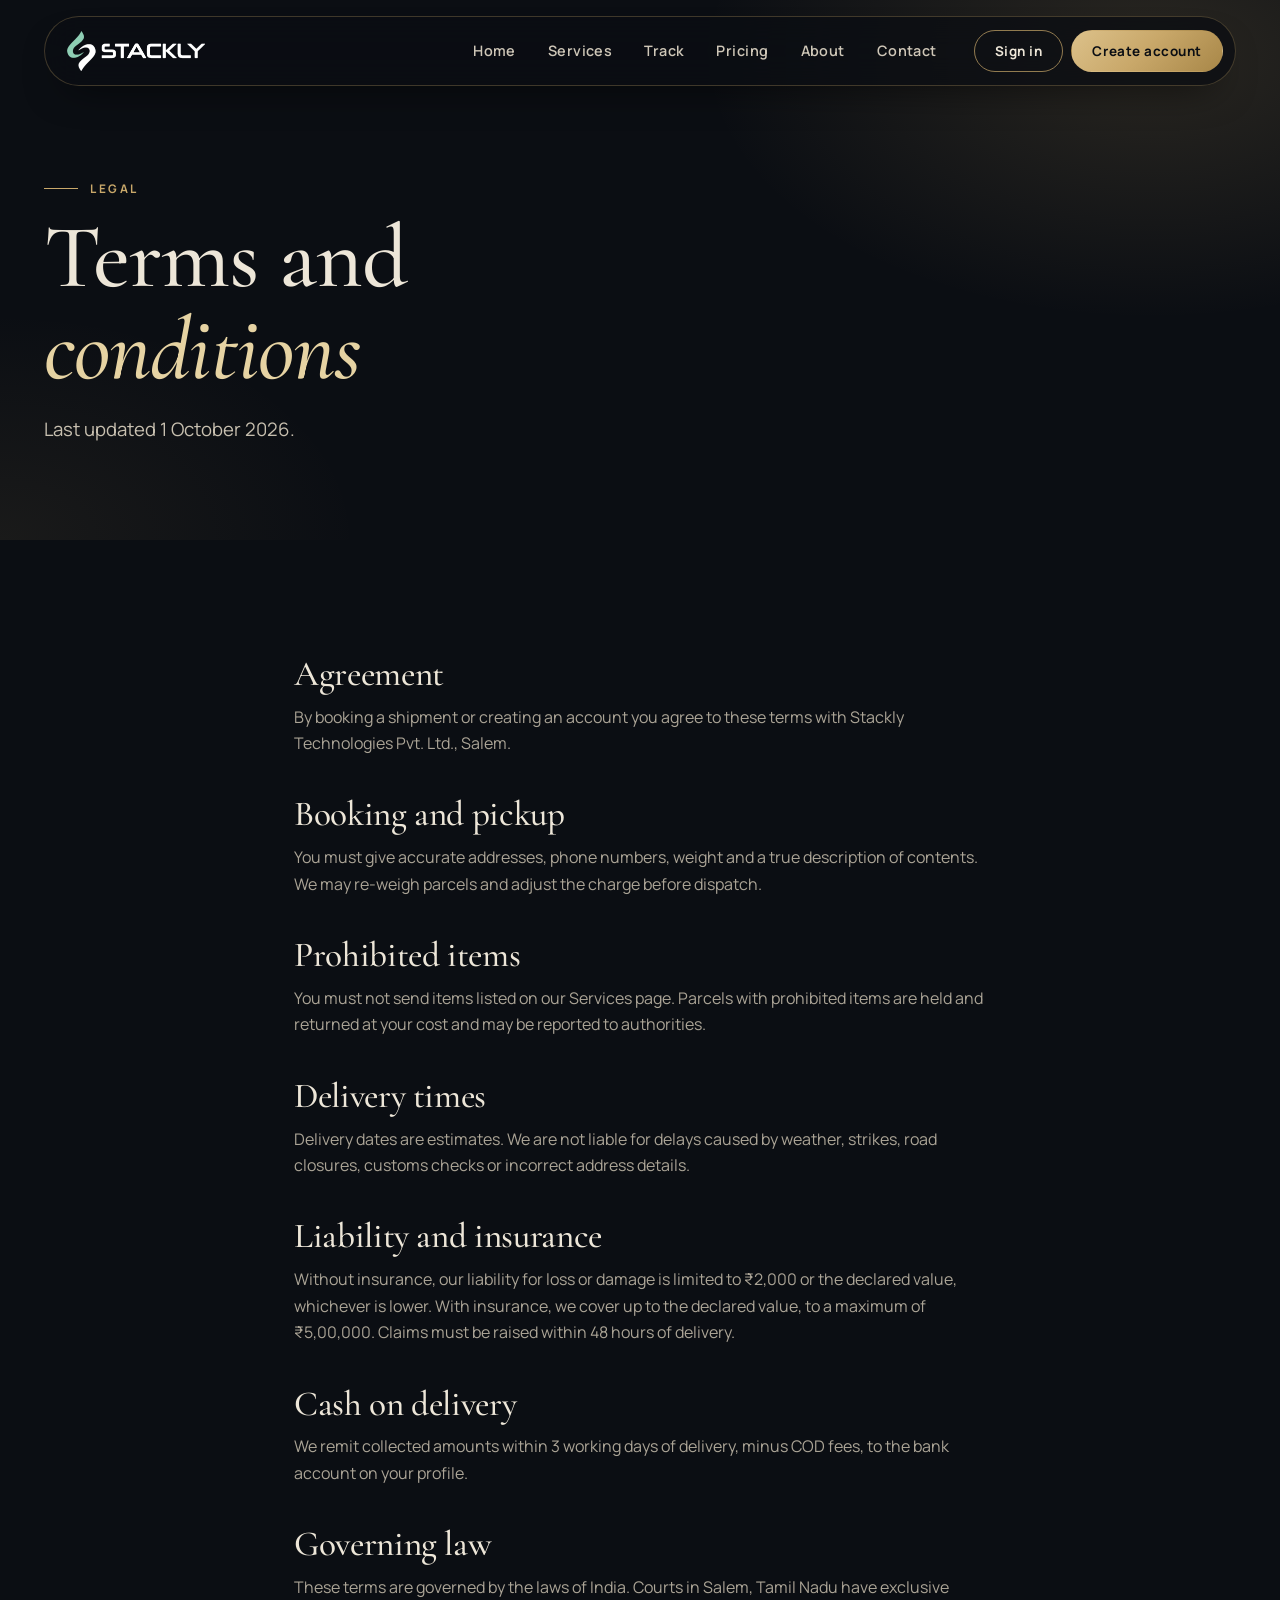
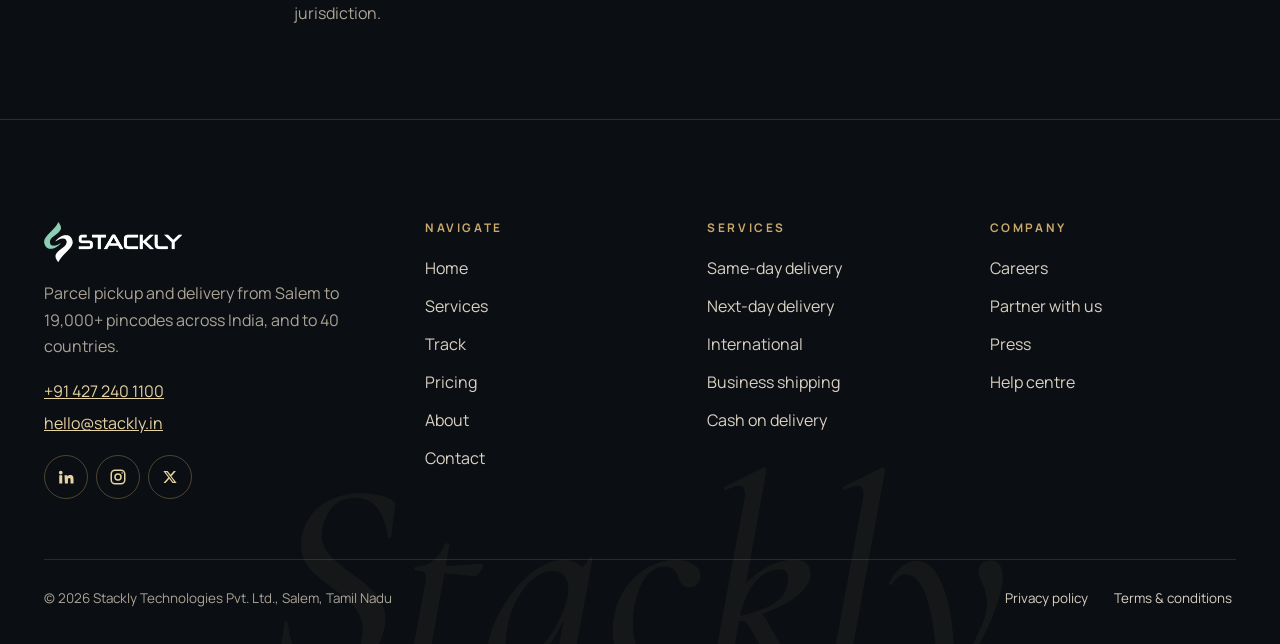
<file: terms-conditions.html>
<!doctype html>
<html lang="en-IN" class="hero-page">
<head>
<meta charset="utf-8">
<meta name="viewport" content="width=device-width, initial-scale=1">
<title>Terms and conditions — Stackly</title>
<meta name="description" content="Terms for using Stackly courier services.">
<meta name="theme-color" content="#0F1E33">
<link rel="icon" href="favicon.svg" type="image/svg+xml">
<link rel="stylesheet" href="styles.css">
<script src="script.js" defer></script>
</head>
<body>
<a class="skip" href="terms-conditions.html#main">Skip to content</a>
<header class="site-header">
<div class="pill">
<a class="brand" href="index.html" data-home-logo aria-label="Stackly home"><img src="logo-light.webp" alt="Stackly" width="138" height="40"></a>
<nav class="nav" aria-label="Main"><a href="index.html">Home</a><a href="services.html">Services</a><a href="track.html">Track</a><a href="pricing.html">Pricing</a><a href="about.html">About</a><a href="contact.html">Contact</a></nav>
<div class="head-cta"><a class="btn btn-ghost btn-sm" href="signin.html">Sign in</a><a class="btn btn-primary btn-sm on-dark" href="signup.html">Create account</a></div>
<button class="burger" type="button" aria-label="Open menu" aria-expanded="false" aria-controls="mobile-menu"><span></span></button>
</div>
<div class="mobile-menu" id="mobile-menu" aria-hidden="true">
<nav aria-label="Mobile"><a class="m-link" href="index.html">Home</a><a class="m-link" href="services.html">Services</a><a class="m-link" href="track.html">Track</a><a class="m-link" href="pricing.html">Pricing</a><a class="m-link" href="about.html">About</a><a class="m-link" href="contact.html">Contact</a></nav>
<div class="btn-row on-dark"><a class="btn btn-ghost" href="signin.html">Sign in</a><a class="btn btn-primary" href="signup.html">Create account</a></div>
</div>
</header><main id="main"><section class="page-hero dark"><div class="wrap"><span class="label">Legal</span><h1>Terms and <em>conditions</em></h1><p class="lede" style="margin-top:18px">Last updated 1 October 2026.</p></div></section>
<section class="section"><div class="wrap legal"><h2>Agreement</h2><p>By booking a shipment or creating an account you agree to these terms with Stackly Technologies Pvt. Ltd., Salem.</p><h2>Booking and pickup</h2><p>You must give accurate addresses, phone numbers, weight and a true description of contents. We may re-weigh parcels and adjust the charge before dispatch.</p><h2>Prohibited items</h2><p>You must not send items listed on our Services page. Parcels with prohibited items are held and returned at your cost and may be reported to authorities.</p><h2>Delivery times</h2><p>Delivery dates are estimates. We are not liable for delays caused by weather, strikes, road closures, customs checks or incorrect address details.</p><h2>Liability and insurance</h2><p>Without insurance, our liability for loss or damage is limited to ₹2,000 or the declared value, whichever is lower. With insurance, we cover up to the declared value, to a maximum of ₹5,00,000. Claims must be raised within 48 hours of delivery.</p><h2>Cash on delivery</h2><p>We remit collected amounts within 3 working days of delivery, minus COD fees, to the bank account on your profile.</p><h2>Governing law</h2><p>These terms are governed by the laws of India. Courts in Salem, Tamil Nadu have exclusive jurisdiction.</p></div></section></main><footer class="site-footer">
<div class="wrap">
<div class="foot-grid">
<div class="foot-brand"><a class="brand" href="index.html" data-home-logo aria-label="Stackly home"><img src="logo-light.webp" alt="Stackly" width="138" height="40" loading="lazy"></a>
<p>Parcel pickup and delivery from Salem to 19,000+ pincodes across India, and to 40 countries.</p>
<p><a href="404.html">+91 427 240 1100</a><br><a href="404.html">hello@stackly.in</a></p>
<p class="social"><a href="404.html" aria-label="Stackly on LinkedIn"><svg viewBox="0 0 24 24" width="18" height="18" fill="currentColor" aria-hidden="true"><path d="M4.98 3.5a2.5 2.5 0 1 1 0 5 2.5 2.5 0 0 1 0-5zM3 9.5h4v11H3zM10 9.5h3.8v1.6h.1c.5-1 1.8-1.9 3.7-1.9 4 0 4.4 2.6 4.4 6v5.3h-4v-4.7c0-1.1 0-2.6-1.6-2.6s-1.8 1.2-1.8 2.5v4.8h-4z"/></svg></a><a href="404.html" aria-label="Stackly on Instagram"><svg viewBox="0 0 24 24" width="18" height="18" fill="none" stroke="currentColor" stroke-width="2" aria-hidden="true"><rect x="3" y="3" width="18" height="18" rx="5"/><circle cx="12" cy="12" r="4"/><circle cx="17.5" cy="6.5" r="1" fill="currentColor" stroke="none"/></svg></a><a href="404.html" aria-label="Stackly on X"><svg viewBox="0 0 24 24" width="16" height="16" fill="currentColor" aria-hidden="true"><path d="M17.8 3h3.1l-6.8 7.8L22 21h-6.2l-4.9-6.4L5.3 21H2.2l7.3-8.3L2 3h6.4l4.4 5.8zm-1.1 16.2h1.7L7.4 4.7H5.6z"/></svg></a></p></div>
<div><h4>Navigate</h4><ul><li><a href="index.html">Home</a></li><li><a href="services.html">Services</a></li><li><a href="track.html">Track</a></li><li><a href="pricing.html">Pricing</a></li><li><a href="about.html">About</a></li><li><a href="contact.html">Contact</a></li></ul></div>
<div><h4>Services</h4><ul><li><a href="404.html">Same-day delivery</a></li><li><a href="404.html">Next-day delivery</a></li><li><a href="404.html">International</a></li><li><a href="404.html">Business shipping</a></li><li><a href="404.html">Cash on delivery</a></li></ul></div>
<div><h4>Company</h4><ul><li><a href="404.html">Careers</a></li><li><a href="404.html">Partner with us</a></li><li><a href="404.html">Press</a></li><li><a href="404.html">Help centre</a></li></ul></div>
</div>
<div class="foot-bottom"><span>© 2026 Stackly Technologies Pvt. Ltd., Salem, Tamil Nadu</span><span class="legal-links"><a href="404.html">Privacy policy</a><a href="404.html">Terms &amp; conditions</a></span></div>
</div></footer>
</body>
</html>
</file>
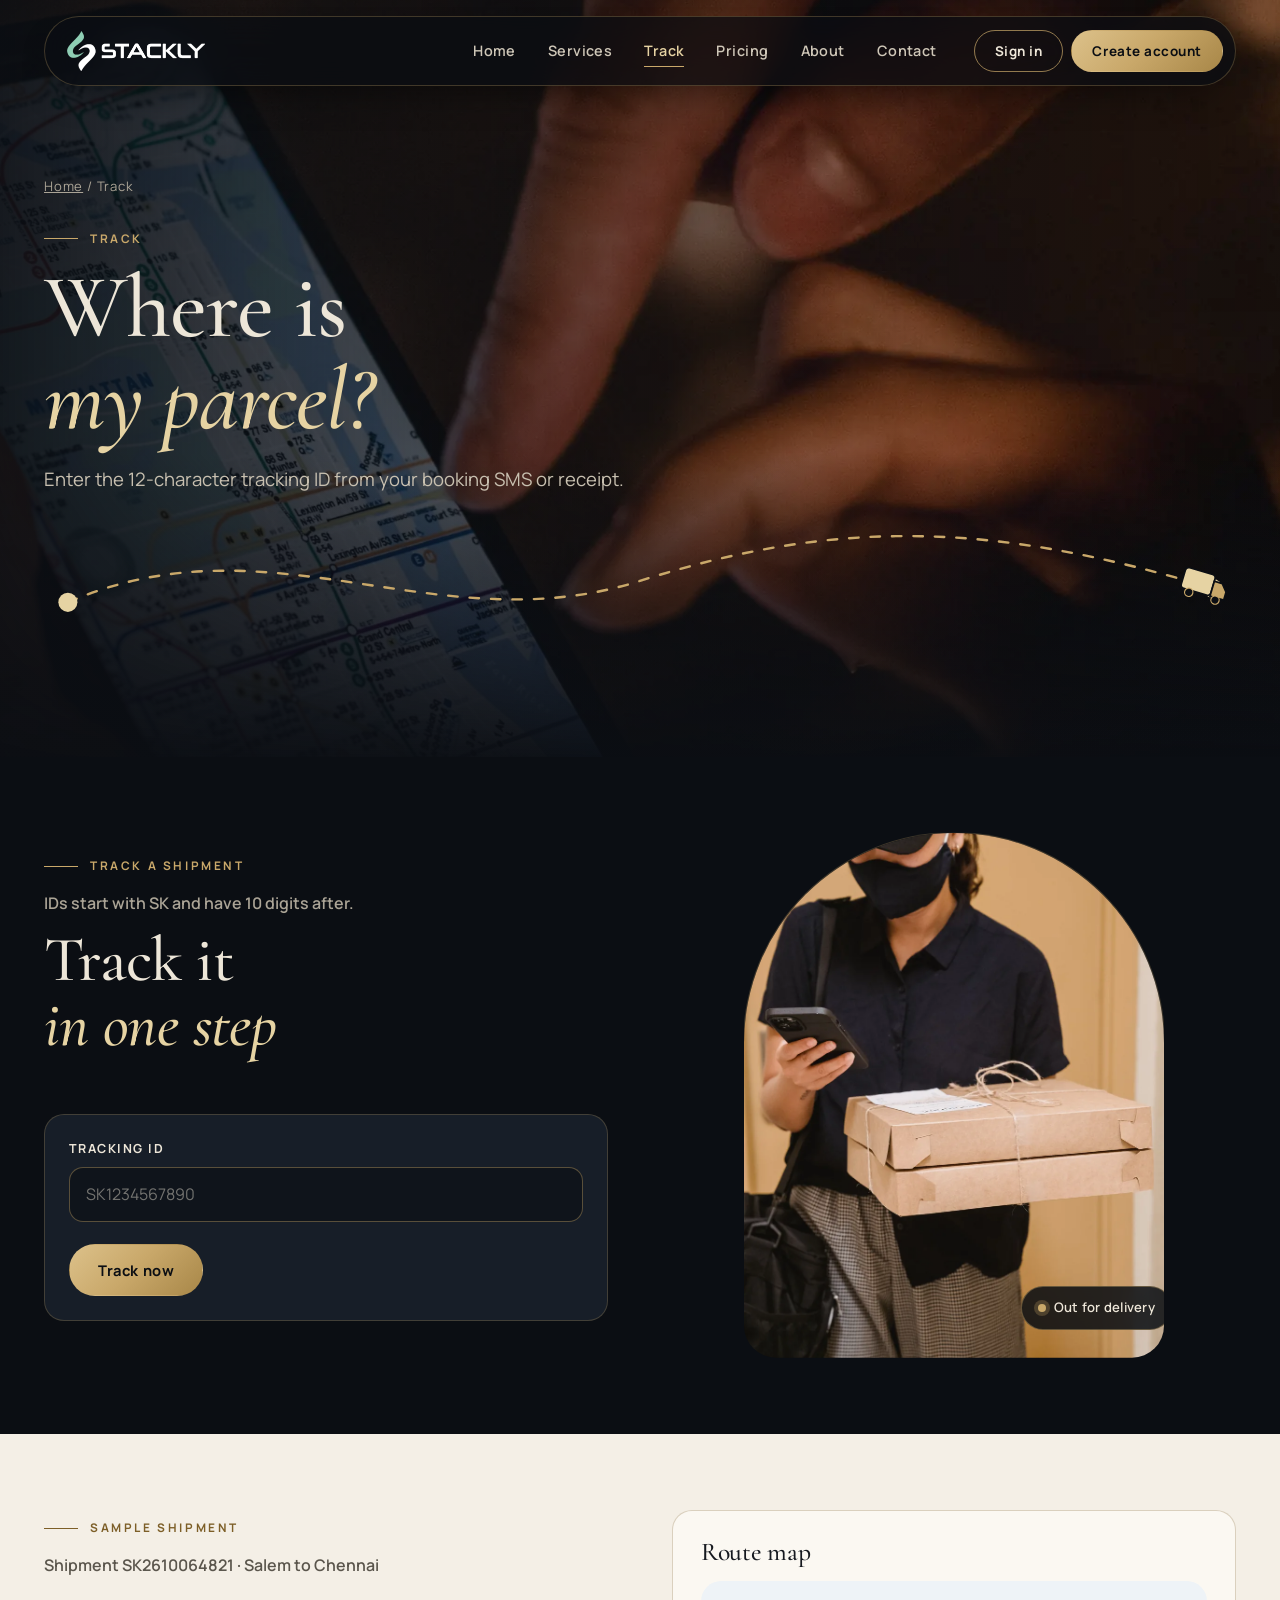
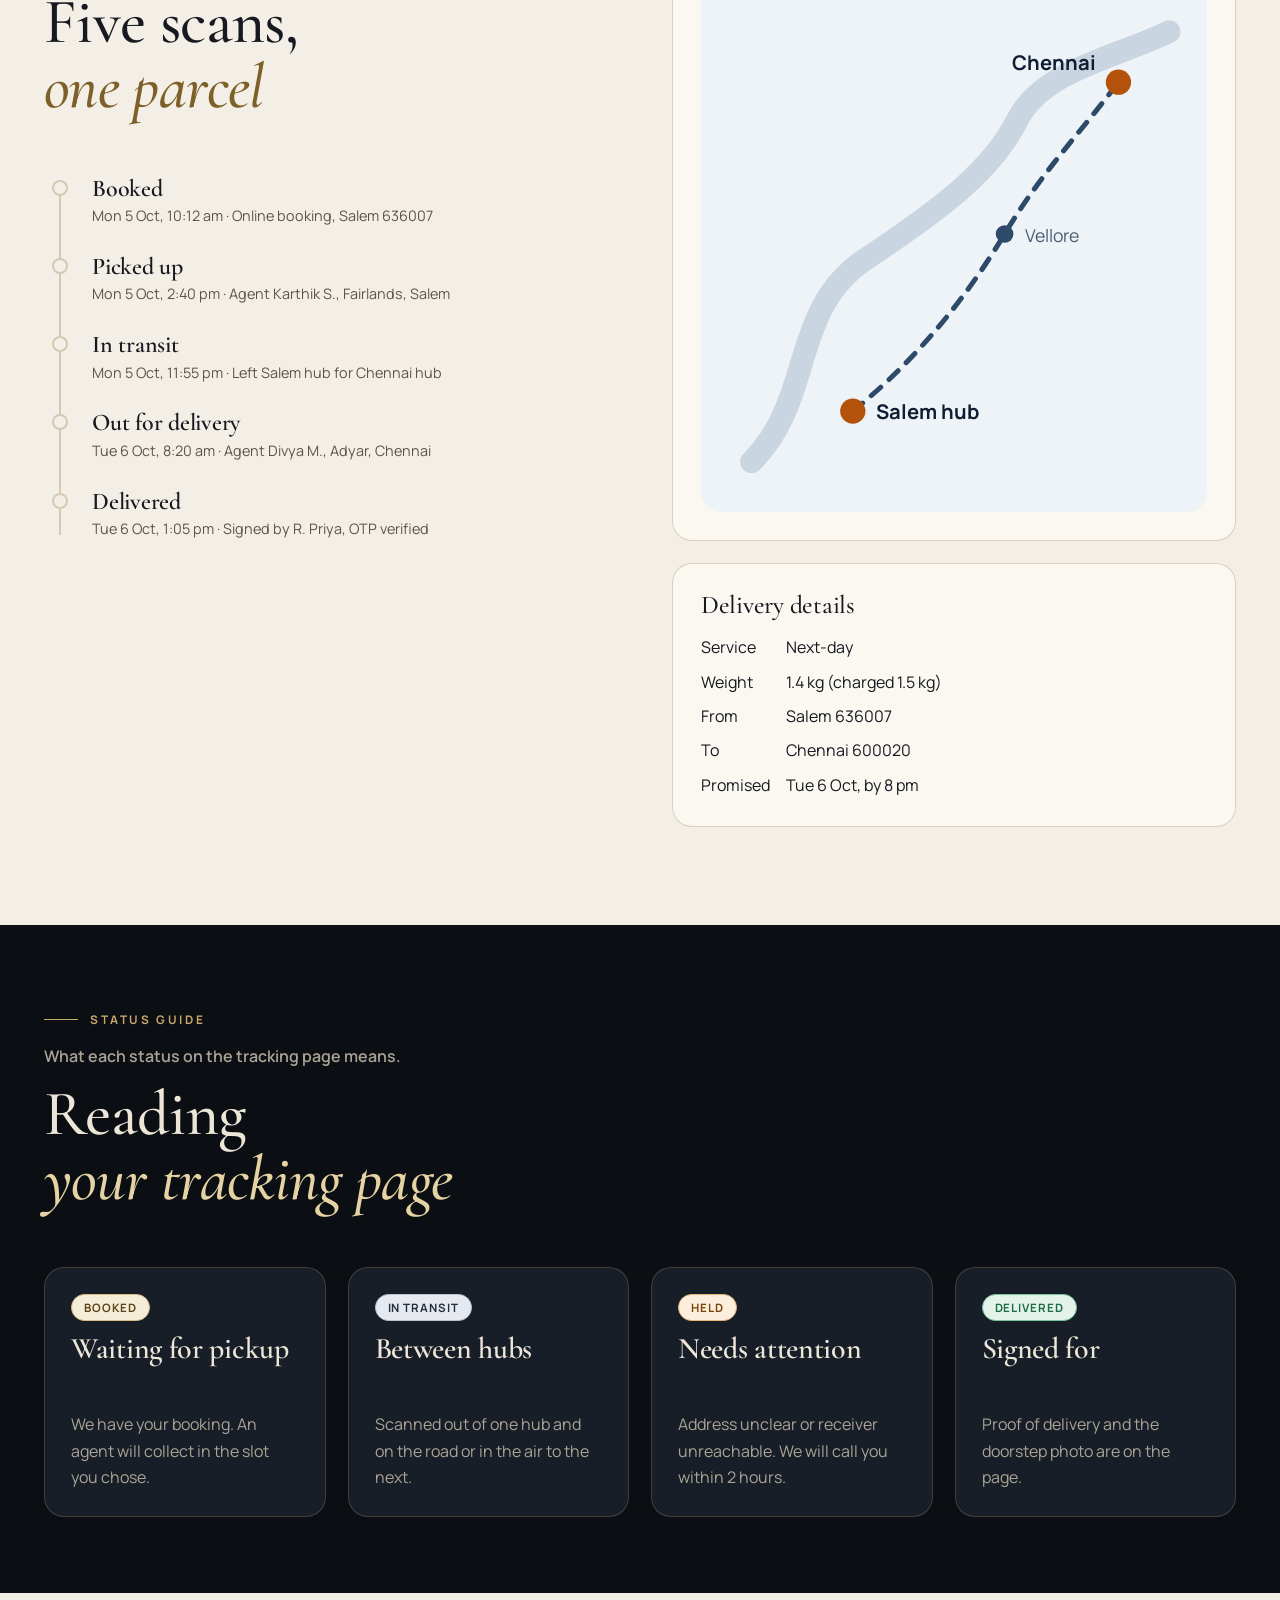
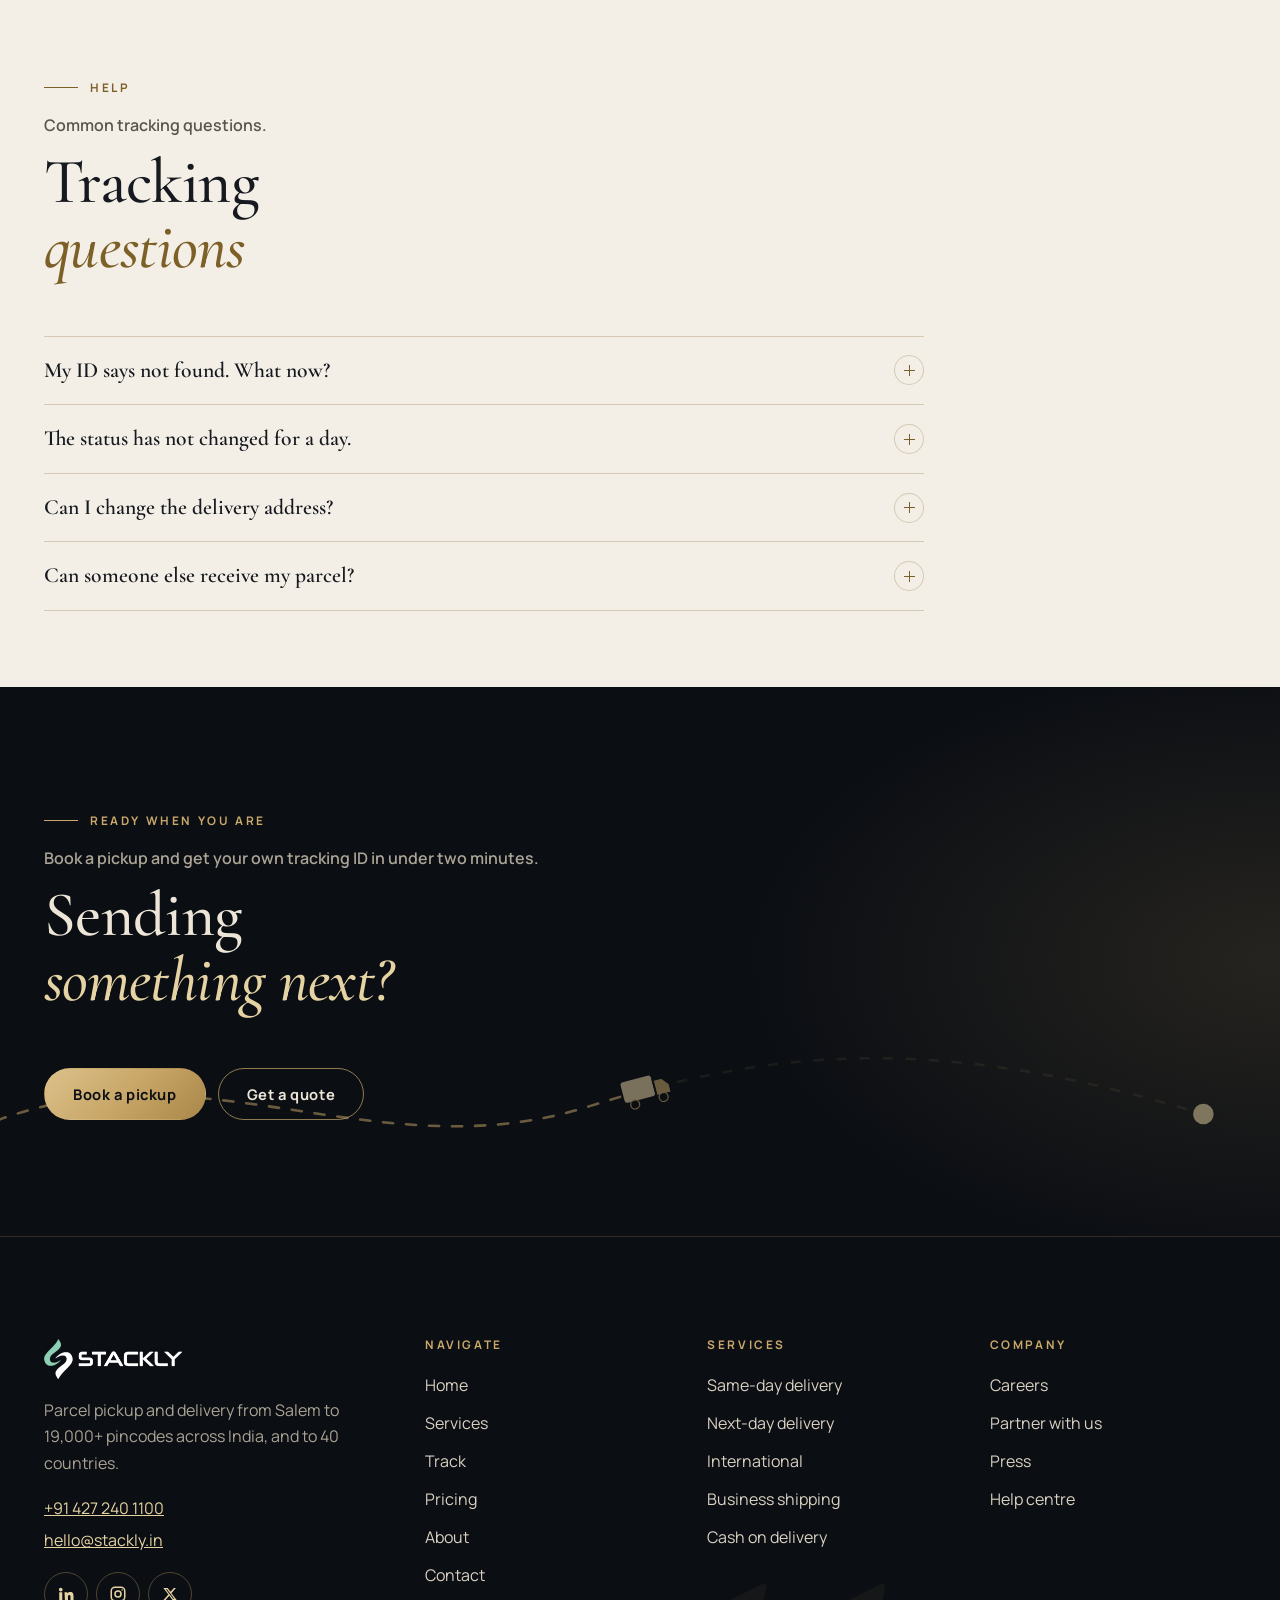
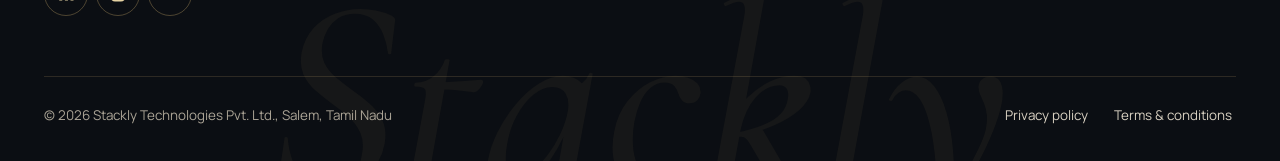
<file: track.html>
<!doctype html>
<html lang="en-IN" class="hero-page">
<head>
<meta charset="utf-8">
<meta name="viewport" content="width=device-width, initial-scale=1">
<title>Track a shipment — Stackly</title>
<meta name="description" content="Track your Stackly parcel with its SK tracking ID.">
<meta name="theme-color" content="#0F1E33">
<link rel="icon" href="favicon.svg" type="image/svg+xml">
<link rel="stylesheet" href="styles.css">
<script src="script.js" defer></script>
</head>
<body>
<a class="skip" href="track.html#main">Skip to content</a>
<header class="site-header">
<div class="pill">
<a class="brand" href="index.html" data-home-logo aria-label="Stackly home"><img src="logo-light.webp" alt="Stackly" width="138" height="40"></a>
<nav class="nav" aria-label="Main"><a href="index.html">Home</a><a href="services.html">Services</a><a href="track.html" aria-current="page">Track</a><a href="pricing.html">Pricing</a><a href="about.html">About</a><a href="contact.html">Contact</a></nav>
<div class="head-cta"><a class="btn btn-ghost btn-sm" href="signin.html">Sign in</a><a class="btn btn-primary btn-sm on-dark" href="signup.html">Create account</a></div>
<button class="burger" type="button" aria-label="Open menu" aria-expanded="false" aria-controls="mobile-menu"><span></span></button>
</div>
<div class="mobile-menu" id="mobile-menu" aria-hidden="true">
<nav aria-label="Mobile"><a class="m-link" href="index.html">Home</a><a class="m-link" href="services.html">Services</a><a class="m-link" href="track.html" aria-current="page">Track</a><a class="m-link" href="pricing.html">Pricing</a><a class="m-link" href="about.html">About</a><a class="m-link" href="contact.html">Contact</a></nav>
<div class="btn-row on-dark"><a class="btn btn-ghost" href="signin.html">Sign in</a><a class="btn btn-primary" href="signup.html">Create account</a></div>
</div>
</header><main id="main"><section class="page-hero dark has-photo" aria-labelledby="ph-h"><div class="ph-media"><img src="hero-track.webp" alt="Hands checking a route map on a phone" width="2400" height="1088" fetchpriority="high"></div><div class="wrap">
<p class="crumbs"><a href="index.html">Home</a> / Track</p>
<span class="label">Track</span>
<h1 id="ph-h">Where is <em>my parcel?</em></h1>
<p class="lede" style="margin-top:18px">Enter the 12-character tracking ID from your booking SMS or receipt.</p>
<svg class="route  route-band" viewBox="0 0 1000 120" data-fx="route" aria-hidden="true" focusable="false">
<defs><mask id="rm4" maskUnits="userSpaceOnUse"><path class="mpath" d="M20 80 C 190 6, 330 116, 500 62 S 800 14, 980 68" stroke="#fff" stroke-width="12" fill="none"/></mask></defs>
<path class="ghost" d="M20 80 C 190 6, 330 116, 500 62 S 800 14, 980 68"/><path class="path" d="M20 80 C 190 6, 330 116, 500 62 S 800 14, 980 68" mask="url(#rm4)"/>
<circle class="pin" cx="20" cy="80" r="8"/><circle class="pin" cx="980" cy="68" r="8"/>
<g class="van" transform="translate(20 80)"><g transform="translate(-20 -13)"><rect x="0" y="2" width="26" height="18" rx="3" fill="#E6D3A3" stroke="#0B0E13" stroke-width="1.5"/><path d="M26 7h7l5 6v7H26z" fill="#C9A86A" stroke="#0B0E13" stroke-width="1.5"/><circle cx="8" cy="22" r="3.5" fill="#0B0E13" stroke="#C9A86A"/><circle cx="31" cy="22" r="3.5" fill="#0B0E13" stroke="#C9A86A"/></g></g>
</svg>
</div></section>
<section class="section" aria-labelledby="tf-h"><div class="wrap split">
<div data-reveal="left">
<div class="sec-head" data-reveal="up">
<span class="label">Track a shipment</span><p class="intro">IDs start with SK and have 10 digits after.</p>
<h2>Track it <em>in one step</em></h2></div>
<form data-validate="track" class="panel" style="padding:24px">
<div class="field "><label for="tr-id">Tracking ID</label><input class="input" id="tr-id" name="tr-id" type="text" data-v="trackid" maxlength="12" autocomplete="off" placeholder="SK1234567890" ></div>
<button class="btn btn-primary" type="submit">Track now</button>
</form>
</div>
<div class="frame arch" data-reveal="curtain" style="max-width:420px;justify-self:center;width:100%;aspect-ratio:4/5"><img src="track-courier.webp" alt="A courier in a black uniform checks a delivery app while carrying two parcels" width="900" height="1125" loading="lazy" decoding="async" ><span class="chip" style="right:-8px;bottom:28px"><span class="dot"></span>Out for delivery</span></div>
</div></section>

<section class="section tint" id="shipment" aria-labelledby="sh-h"><div class="wrap split" style="align-items:start">
<div>
<div class="sec-head" data-reveal="up">
<span class="label">Sample shipment</span><p class="intro">Shipment <span data-ship-id>SK2610064821</span> · Salem to Chennai</p>
<h2>Five scans, <em>one parcel</em></h2></div>
<ol class="tl" data-fx="timeline" style="list-style:none;margin:0"><span class="tl-fill" aria-hidden="true"></span><li class="tl-item"><h3>Booked</h3><p>Mon 5 Oct, 10:12 am · Online booking, Salem 636007</p></li><li class="tl-item"><h3>Picked up</h3><p>Mon 5 Oct, 2:40 pm · Agent Karthik S., Fairlands, Salem</p></li><li class="tl-item"><h3>In transit</h3><p>Mon 5 Oct, 11:55 pm · Left Salem hub for Chennai hub</p></li><li class="tl-item"><h3>Out for delivery</h3><p>Tue 6 Oct, 8:20 am · Agent Divya M., Adyar, Chennai</p></li><li class="tl-item"><h3>Delivered</h3><p>Tue 6 Oct, 1:05 pm · Signed by R. Priya, OTP verified</p></li></ol>
</div>
<div data-reveal="right">
<div class="panel"><h2 style="font-size:1.6rem">Route map</h2>
<svg viewBox="0 0 400 420" role="img" aria-label="Map sketch of the route from Salem to Chennai via Vellore" style="width:100%;height:auto">
<rect x="0" y="0" width="400" height="420" rx="16" fill="#EEF3F7"/>
<path d="M40 380 C 90 330 70 260 130 220 S 230 150 250 110 S 330 60 370 40" fill="none" stroke="#C9D5E0" stroke-width="18" stroke-linecap="round"/>
<path d="M120 340 C 170 300 210 250 240 200 S 300 120 330 80" fill="none" stroke="#2E4A6B" stroke-width="4" stroke-dasharray="10 9" stroke-linecap="round"/>
<circle cx="120" cy="340" r="10" fill="#B4520C"/><circle cx="240" cy="200" r="7" fill="#2E4A6B"/><circle cx="330" cy="80" r="10" fill="#B4520C"/>
<text x="138" y="346" font-family="Manrope" font-weight="700" font-size="16" fill="#0F1E33">Salem hub</text>
<text x="256" y="206" font-family="Manrope" font-size="14" fill="#4A5D73">Vellore</text>
<text x="246" y="70" font-family="Manrope" font-weight="700" font-size="16" fill="#0F1E33">Chennai</text>
</svg></div>
<div class="panel"><h2 style="font-size:1.6rem">Delivery details</h2>
<dl style="display:grid;grid-template-columns:auto 1fr;gap:8px 16px;margin:0">
<dt style="color:var(--muted)">Service</dt><dd style="margin:0">Next-day</dd>
<dt style="color:var(--muted)">Weight</dt><dd style="margin:0">1.4 kg (charged 1.5 kg)</dd>
<dt style="color:var(--muted)">From</dt><dd style="margin:0">Salem 636007</dd>
<dt style="color:var(--muted)">To</dt><dd style="margin:0">Chennai 600020</dd>
<dt style="color:var(--muted)">Promised</dt><dd style="margin:0">Tue 6 Oct, by 8 pm</dd>
</dl></div>
</div>
</div></section>

<section class="section" aria-labelledby="st-h"><div class="wrap">
<div class="sec-head" data-reveal="up">
<span class="label">Status guide</span><p class="intro">What each status on the tracking page means.</p>
<h2>Reading <em>your tracking page</em></h2></div>
<div class="cards cards-4">
<div class="card" data-reveal="up"><div class="card-body"><span class="tag note">Booked</span><h3>Waiting for pickup</h3><p>We have your booking. An agent will collect in the slot you chose.</p></div></div>
<div class="card" data-reveal="up"><div class="card-body"><span class="tag">In transit</span><h3>Between hubs</h3><p>Scanned out of one hub and on the road or in the air to the next.</p></div></div>
<div class="card" data-reveal="up"><div class="card-body"><span class="tag warn">Held</span><h3>Needs attention</h3><p>Address unclear or receiver unreachable. We will call you within 2 hours.</p></div></div>
<div class="card" data-reveal="up"><div class="card-body"><span class="tag ok">Delivered</span><h3>Signed for</h3><p>Proof of delivery and the doorstep photo are on the page.</p></div></div>
</div></div></section>

<section class="section tint" aria-labelledby="hf-h"><div class="wrap">
<div class="sec-head" data-reveal="up">
<span class="label">Help</span><p class="intro">Common tracking questions.</p>
<h2>Tracking <em>questions</em></h2></div>
<div class="faq"><details data-reveal="up"><summary>My ID says not found. What now?</summary><p>New bookings appear within 15 minutes. Check that the ID starts with SK and has 10 digits. If it still does not show, call +91 427 240 1100.</p></details><details data-reveal="up"><summary>The status has not changed for a day.</summary><p>Surface parcels between distant hubs can take 24–36 hours with no scan. If it is longer than that, raise a query from your dashboard.</p></details><details data-reveal="up"><summary>Can I change the delivery address?</summary><p>Yes, until the parcel is out for delivery. Call the desk with the tracking ID and the new address in the same city.</p></details><details data-reveal="up"><summary>Can someone else receive my parcel?</summary><p>Yes. Share the OTP from the delivery SMS with them. COD parcels must be paid before handover.</p></details></div>
</div></section>
<section class="band dark" aria-labelledby="cta-h"><svg class="route  band-route" viewBox="0 0 1000 120" data-fx="route" aria-hidden="true" focusable="false">
<defs><mask id="rm5" maskUnits="userSpaceOnUse"><path class="mpath" d="M20 80 C 190 6, 330 116, 500 62 S 800 14, 980 68" stroke="#fff" stroke-width="12" fill="none"/></mask></defs>
<path class="ghost" d="M20 80 C 190 6, 330 116, 500 62 S 800 14, 980 68"/><path class="path" d="M20 80 C 190 6, 330 116, 500 62 S 800 14, 980 68" mask="url(#rm5)"/>
<circle class="pin" cx="20" cy="80" r="8"/><circle class="pin" cx="980" cy="68" r="8"/>
<g class="van" transform="translate(20 80)"><g transform="translate(-20 -13)"><rect x="0" y="2" width="26" height="18" rx="3" fill="#E6D3A3" stroke="#0B0E13" stroke-width="1.5"/><path d="M26 7h7l5 6v7H26z" fill="#C9A86A" stroke="#0B0E13" stroke-width="1.5"/><circle cx="8" cy="22" r="3.5" fill="#0B0E13" stroke="#C9A86A"/><circle cx="31" cy="22" r="3.5" fill="#0B0E13" stroke="#C9A86A"/></g></g>
</svg>
<div class="wrap"><div class="sec-head" data-reveal="left"><span class="label">Ready when you are</span><p class="intro">Book a pickup and get your own tracking ID in under two minutes.</p>
<h2 id="cta-h">Sending <em>something next?</em></h2></div><div class="btn-row on-dark" data-reveal="up"><a class="btn btn-primary" href="signup.html">Book a pickup</a><a class="btn btn-ghost" href="pricing.html">Get a quote</a></div></div></section>
</main><footer class="site-footer">
<div class="wrap">
<div class="foot-grid">
<div class="foot-brand"><a class="brand" href="index.html" data-home-logo aria-label="Stackly home"><img src="logo-light.webp" alt="Stackly" width="138" height="40" loading="lazy"></a>
<p>Parcel pickup and delivery from Salem to 19,000+ pincodes across India, and to 40 countries.</p>
<p><a href="404.html">+91 427 240 1100</a><br><a href="404.html">hello@stackly.in</a></p>
<p class="social"><a href="404.html" aria-label="Stackly on LinkedIn"><svg viewBox="0 0 24 24" width="18" height="18" fill="currentColor" aria-hidden="true"><path d="M4.98 3.5a2.5 2.5 0 1 1 0 5 2.5 2.5 0 0 1 0-5zM3 9.5h4v11H3zM10 9.5h3.8v1.6h.1c.5-1 1.8-1.9 3.7-1.9 4 0 4.4 2.6 4.4 6v5.3h-4v-4.7c0-1.1 0-2.6-1.6-2.6s-1.8 1.2-1.8 2.5v4.8h-4z"/></svg></a><a href="404.html" aria-label="Stackly on Instagram"><svg viewBox="0 0 24 24" width="18" height="18" fill="none" stroke="currentColor" stroke-width="2" aria-hidden="true"><rect x="3" y="3" width="18" height="18" rx="5"/><circle cx="12" cy="12" r="4"/><circle cx="17.5" cy="6.5" r="1" fill="currentColor" stroke="none"/></svg></a><a href="404.html" aria-label="Stackly on X"><svg viewBox="0 0 24 24" width="16" height="16" fill="currentColor" aria-hidden="true"><path d="M17.8 3h3.1l-6.8 7.8L22 21h-6.2l-4.9-6.4L5.3 21H2.2l7.3-8.3L2 3h6.4l4.4 5.8zm-1.1 16.2h1.7L7.4 4.7H5.6z"/></svg></a></p></div>
<div><h4>Navigate</h4><ul><li><a href="index.html">Home</a></li><li><a href="services.html">Services</a></li><li><a href="track.html">Track</a></li><li><a href="pricing.html">Pricing</a></li><li><a href="about.html">About</a></li><li><a href="contact.html">Contact</a></li></ul></div>
<div><h4>Services</h4><ul><li><a href="404.html">Same-day delivery</a></li><li><a href="404.html">Next-day delivery</a></li><li><a href="404.html">International</a></li><li><a href="404.html">Business shipping</a></li><li><a href="404.html">Cash on delivery</a></li></ul></div>
<div><h4>Company</h4><ul><li><a href="404.html">Careers</a></li><li><a href="404.html">Partner with us</a></li><li><a href="404.html">Press</a></li><li><a href="404.html">Help centre</a></li></ul></div>
</div>
<div class="foot-bottom"><span>© 2026 Stackly Technologies Pvt. Ltd., Salem, Tamil Nadu</span><span class="legal-links"><a href="404.html">Privacy policy</a><a href="404.html">Terms &amp; conditions</a></span></div>
</div></footer>
</body>
</html>
</file>
<file: styles.css>
@font-face{font-family:"Cormorant Garamond";font-style:normal;font-weight:500;font-display:swap;src:url([data-uri]) format("woff2");unicode-range:U+0000-00FF,U+0131,U+0152-0153,U+02BB-02BC,U+02C6,U+02DA,U+02DC,U+2000-206F,U+2074,U+20AC,U+2122,U+2191,U+2193,U+2212,U+2215,U+FEFF,U+FFFD}
@font-face{font-family:"Cormorant Garamond";font-style:normal;font-weight:500;font-display:swap;src:url([data-uri]) format("woff2");unicode-range:U+20B9}
@font-face{font-family:"Cormorant Garamond";font-style:normal;font-weight:600;font-display:swap;src:url([data-uri]) format("woff2");unicode-range:U+0000-00FF,U+0131,U+0152-0153,U+02BB-02BC,U+02C6,U+02DA,U+02DC,U+2000-206F,U+2074,U+20AC,U+2122,U+2191,U+2193,U+2212,U+2215,U+FEFF,U+FFFD}
@font-face{font-family:"Cormorant Garamond";font-style:normal;font-weight:600;font-display:swap;src:url([data-uri]) format("woff2");unicode-range:U+20B9}
@font-face{font-family:"Cormorant Garamond";font-style:italic;font-weight:500;font-display:swap;src:url([data-uri]) format("woff2");unicode-range:U+0000-00FF,U+0131,U+0152-0153,U+02BB-02BC,U+02C6,U+02DA,U+02DC,U+2000-206F,U+2074,U+20AC,U+2122,U+2191,U+2193,U+2212,U+2215,U+FEFF,U+FFFD}
@font-face{font-family:"Cormorant Garamond";font-style:italic;font-weight:500;font-display:swap;src:url([data-uri]) format("woff2");unicode-range:U+20B9}
@font-face{font-family:"Manrope";font-style:normal;font-weight:400;font-display:swap;src:url([data-uri]) format("woff2");unicode-range:U+0000-00FF,U+0131,U+0152-0153,U+02BB-02BC,U+02C6,U+02DA,U+02DC,U+2000-206F,U+2074,U+20AC,U+2122,U+2191,U+2193,U+2212,U+2215,U+FEFF,U+FFFD}
@font-face{font-family:"Manrope";font-style:normal;font-weight:400;font-display:swap;src:url([data-uri]) format("woff2");unicode-range:U+20B9}
@font-face{font-family:"Manrope";font-style:normal;font-weight:600;font-display:swap;src:url([data-uri]) format("woff2");unicode-range:U+0000-00FF,U+0131,U+0152-0153,U+02BB-02BC,U+02C6,U+02DA,U+02DC,U+2000-206F,U+2074,U+20AC,U+2122,U+2191,U+2193,U+2212,U+2215,U+FEFF,U+FFFD}
@font-face{font-family:"Manrope";font-style:normal;font-weight:600;font-display:swap;src:url([data-uri]) format("woff2");unicode-range:U+20B9}
@font-face{font-family:"Manrope";font-style:normal;font-weight:700;font-display:swap;src:url([data-uri]) format("woff2");unicode-range:U+0000-00FF,U+0131,U+0152-0153,U+02BB-02BC,U+02C6,U+02DA,U+02DC,U+2000-206F,U+2074,U+20AC,U+2122,U+2191,U+2193,U+2212,U+2215,U+FEFF,U+FFFD}
@font-face{font-family:"Manrope";font-style:normal;font-weight:700;font-display:swap;src:url([data-uri]) format("woff2");unicode-range:U+20B9}
/* ==========================================================
   Stackly Courier — "Midnight & Champagne" theme
   onyx #0B0E13 · night #11161E · panel #171E28 · champagne #C9A86A
   champagne light #E6D3A3 · ivory #F4EFE6 · ink #16191F
   Surfaces publish variables (--fg, --mute, --acc, --card…) so every
   component inherits a contrast-checked palette from its section.
   ========================================================== */
:root{
  --onyx:#0B0E13; --night:#11161E; --panel:#171E28; --panel2:#1D2531;
  --gold:#C9A86A; --gold2:#E6D3A3; --gold-dk:#7D5F28;
  --ivory:#F4EFE6; --sand:#ECE4D6; --paper2:#FBF8F2; --ink:#16191F; --ink-m:#5A554C;
  --err:#B42318; --ok:#2F7A57;
  --bg:var(--onyx); --fg:#EDE6D8; --mute:#ABA496; --acc:var(--gold); --card:var(--panel); --card-fg:#EDE6D8; --line:rgba(201,168,106,.24); --field:#0F141B; --field-fg:#EDE6D8;
  --serif:"Cormorant Garamond","Manrope",Georgia,serif;
  --body:"Manrope",system-ui,-apple-system,"Segoe UI",sans-serif;
  --r-sm:10px; --r-md:20px; --r-lg:32px; --r-pill:999px;
  --wrap:1220px; --gutter:clamp(14px,4vw,44px);
  --sec:clamp(46px,6vw,76px);
  --ease:cubic-bezier(.22,.8,.2,1);
  --shadow:0 30px 60px -30px rgba(0,0,0,.65);
}
.tint,.light{--bg:var(--ivory); --fg:var(--ink); --mute:var(--ink-m); --acc:var(--gold-dk); --card:var(--paper2); --card-fg:var(--ink); --line:rgba(125,95,40,.26); --field:#FFFFFF; --field-fg:var(--ink)}
*,*::before,*::after{box-sizing:border-box}
html{-webkit-text-size-adjust:100%;scroll-padding-top:110px;background:var(--onyx);overflow-x:clip}
body{margin:0;font-family:var(--body);font-size:16px;line-height:1.65;color:var(--fg);background:var(--bg);overflow-x:clip;-webkit-font-smoothing:antialiased}
img,svg{display:block;max-width:100%}
img{height:auto}
a{color:inherit}
::selection{background:var(--gold);color:var(--onyx)}
button,input,select,textarea{font:inherit;color:inherit}
:focus-visible{outline:2px solid var(--gold);outline-offset:3px;border-radius:6px}
.sr-only{position:absolute!important;width:1px;height:1px;overflow:hidden;clip:rect(0 0 0 0);white-space:nowrap}
.wrap{width:100%;max-width:calc(var(--wrap) + 2*var(--gutter));margin:0 auto;padding:0 var(--gutter)}
.skip{position:absolute;left:12px;top:-60px;z-index:400;background:var(--gold);color:var(--onyx);padding:10px 16px;border-radius:8px;font-weight:700}
.skip:focus{top:12px}
/* page transition veil */
html::after{content:"";position:fixed;inset:0;z-index:500;background:var(--onyx);pointer-events:none;opacity:0;transition:opacity .35s var(--ease)}
html.leaving::after{opacity:1}

/* ---------- type ---------- */
h1,h2,h3,h4{font-family:var(--serif);font-weight:500;line-height:1.02;letter-spacing:-.01em;margin:0;color:var(--fg)}
h1{font-size:clamp(2.4rem,1.3rem + 5.4vw,6rem)}
h2{font-size:clamp(2rem,1.25rem + 3.4vw,4rem)}
h3{font-size:clamp(1.4rem,1.15rem + .9vw,1.9rem);line-height:1.1;font-weight:600}
h1 em,h2 em{display:block;font-style:italic;font-weight:500;color:var(--gold2)}
.tint h1 em,.tint h2 em,.light h1 em,.light h2 em{color:var(--gold-dk)}
p{margin:0 0 1em}
.lede{font-size:clamp(1rem,.95rem + .35vw,1.16rem);color:var(--mute);max-width:58ch}
.label{display:inline-flex;align-items:center;gap:12px;font-size:.74rem;font-weight:700;letter-spacing:.22em;text-transform:uppercase;color:var(--acc);margin-bottom:14px}
.label::before{content:"";width:34px;height:1px;background:var(--acc)}
.sec-head{max-width:780px;margin-bottom:clamp(32px,4.5vw,56px)}
.sec-head .intro{font-weight:600;color:var(--mute);margin:0 0 12px}
.sec-head.center{margin-left:auto;margin-right:auto;text-align:center}
.sec-head.center .label{justify-content:center}
.price,.nowrap{white-space:nowrap}
.suf{color:var(--acc)}

/* ---------- sections ---------- */
.section{padding:var(--sec) 0;background:var(--bg);color:var(--fg);position:relative}
.section + .section{padding-top:0}
.section.dark + .section,.section + .section.dark,.section.tint + .section,.section + .section.tint{padding-top:var(--sec)}
.dark{--bg:var(--night)}
.dark.section{background:var(--night)}
.section.dark{overflow:hidden}
.section.dark::before{content:"";position:absolute;inset:0;pointer-events:none;background:radial-gradient(60% 50% at 85% 0%,rgba(201,168,106,.10),transparent 70%)}
.section.dark > .wrap{position:relative}

/* ---------- buttons ---------- */
.btn{position:relative;display:inline-flex;align-items:center;justify-content:center;gap:10px;min-height:52px;padding:14px 28px;border-radius:var(--r-pill);border:1px solid transparent;font-weight:700;font-size:.92rem;letter-spacing:.04em;text-decoration:none;cursor:pointer;white-space:nowrap;line-height:1.1;overflow:hidden;isolation:isolate;transition:color .35s var(--ease),border-color .35s var(--ease),background-color .35s var(--ease),transform .5s var(--ease)}
.btn-primary{background:linear-gradient(135deg,#DCC18A 0%,#C9A86A 48%,#A88748 100%);background-color:var(--gold);color:var(--onyx)}
.btn-primary::after{content:"";position:absolute;inset:0;z-index:-1;background:linear-gradient(110deg,transparent 30%,rgba(255,255,255,.45) 50%,transparent 70%);transform:translateX(-120%);transition:transform .9s var(--ease)}
.btn-primary:hover::after{transform:translateX(120%)}
.btn-ghost{border-color:color-mix(in srgb,var(--acc) 70%,transparent);background:transparent;color:var(--fg)}
.btn-ghost:hover{background:color-mix(in srgb,var(--acc) 14%,transparent);border-color:var(--acc)}
.btn-sm{min-height:42px;padding:9px 20px;font-size:.84rem}
.btn-block{width:100%}
.btn-row{display:flex;flex-wrap:wrap;gap:12px;align-items:center}
.ico{width:20px;height:20px;flex:none}
.ico-acc{color:var(--acc)}

/* ---------- header ---------- */
.site-header{position:sticky;top:0;z-index:60;padding:16px var(--gutter) 0;pointer-events:none;transition:transform .5s var(--ease)}
.hero-page .site-header{position:fixed;left:0;right:0}
.pill{pointer-events:auto;max-width:var(--wrap);margin:0 auto;display:flex;align-items:center;gap:12px;min-height:66px;padding:10px 12px 10px 22px;border-radius:var(--r-pill);background:rgba(11,14,19,.78);backdrop-filter:blur(18px) saturate(140%);-webkit-backdrop-filter:blur(18px) saturate(140%);border:1px solid rgba(201,168,106,.28);box-shadow:0 18px 40px -22px rgba(0,0,0,.8);color:#EDE6D8;transition:background-color .4s var(--ease),min-height .4s var(--ease)}
.scrolled .pill{background:rgba(11,14,19,.92)}
.brand{display:inline-flex;align-items:center;flex:none;min-height:40px;min-width:40px}
.brand img{height:40px;width:auto}
.nav{display:flex;gap:2px;margin-left:auto}
.nav a{position:relative;display:inline-flex;align-items:center;min-height:42px;padding:8px 15px;border-radius:var(--r-pill);text-decoration:none;font-weight:600;font-size:.9rem;letter-spacing:.03em;color:#CFC7B8;transition:color .3s}
.nav a::after{content:"";position:absolute;left:15px;right:15px;bottom:8px;height:1px;background:var(--gold);transform:scaleX(0);transform-origin:right;transition:transform .45s var(--ease)}
.nav a:hover{color:#fff}
.nav a:hover::after{transform:scaleX(1);transform-origin:left}
.nav a[aria-current="page"]{color:var(--gold2)}
.nav a[aria-current="page"]::after{transform:scaleX(1)}
.head-cta{display:flex;gap:8px;margin-left:10px}
.head-cta .btn-ghost{color:#EDE6D8}
.burger{display:none;margin-left:auto;width:48px;height:48px;border-radius:50%;border:1px solid rgba(201,168,106,.35);background:transparent;color:#EDE6D8;cursor:pointer;align-items:center;justify-content:center}
.burger span,.burger span::before,.burger span::after{display:block;width:20px;height:1.5px;background:currentColor;border-radius:2px;position:relative;transition:transform .35s var(--ease),background-color .2s}
.burger span::before,.burger span::after{content:"";position:absolute;left:0}
.burger span::before{top:-6px}.burger span::after{top:6px}
.menu-open .burger span{background:transparent}
.menu-open .burger span::before{transform:translateY(6px) rotate(45deg)}
.menu-open .burger span::after{transform:translateY(-6px) rotate(-45deg)}
.mobile-menu{pointer-events:auto;position:fixed;inset:0;z-index:55;background:var(--onyx);color:#EDE6D8;padding:120px var(--gutter) 40px;display:flex;flex-direction:column;gap:4px;overflow-y:auto;clip-path:circle(0 at calc(100% - 48px) 48px);visibility:hidden;transition:clip-path .7s var(--ease),visibility .7s}
.menu-open .mobile-menu{clip-path:circle(150% at calc(100% - 48px) 48px);visibility:visible}
.mobile-menu a.m-link{display:flex;align-items:center;min-height:58px;font-family:var(--serif);font-size:2.3rem;text-decoration:none;border-bottom:1px solid rgba(201,168,106,.18);opacity:0;transform:translateY(20px);transition:opacity .5s var(--ease),transform .5s var(--ease)}
.menu-open .mobile-menu a.m-link{opacity:1;transform:none}
.menu-open .mobile-menu a.m-link:nth-child(2){transition-delay:.06s}.menu-open .mobile-menu a.m-link:nth-child(3){transition-delay:.12s}.menu-open .mobile-menu a.m-link:nth-child(4){transition-delay:.18s}.menu-open .mobile-menu a.m-link:nth-child(5){transition-delay:.24s}
.mobile-menu a.m-link[aria-current="page"]{color:var(--gold2);font-style:italic}
.mobile-menu .btn-row{margin-top:28px}
.menu-open{overflow:hidden}
@media (max-width:1060px){.nav,.head-cta{display:none}.burger{display:inline-flex}}
@media (max-width:360px){.pill{padding-left:14px;min-height:62px}}
@media (max-width:280px){.pill{padding:8px 8px 8px 10px;gap:6px}.burger{width:44px;height:44px}}

/* splash */
.splash{position:fixed;inset:0;z-index:600;background:var(--onyx);display:grid;place-items:center;opacity:0;visibility:hidden;transition:opacity .3s var(--ease)}
.splash img{height:40px;width:auto}
.splash.show{opacity:1;visibility:visible}

/* ---------- hero ---------- */
.hero{position:relative;min-height:max(700px,100svh);display:flex;align-items:flex-end;background:var(--onyx);isolation:isolate;overflow:hidden}
.hero-media{position:absolute;inset:-6% 0 0;z-index:-2;will-change:transform}
.hero-media img{width:100%;height:100%;object-fit:cover;object-position:62% 50%;transform:scale(1.06);animation:heroZoom 2.4s var(--ease) both}
@keyframes heroZoom{from{transform:scale(1.16)}to{transform:scale(1.06)}}
.hero::before{content:"";position:absolute;inset:0;z-index:-1;background:linear-gradient(90deg,rgba(11,14,19,.96) 0%,rgba(11,14,19,.78) 44%,rgba(11,14,19,.25) 100%),linear-gradient(0deg,rgba(11,14,19,.95) 0%,rgba(11,14,19,0) 50%)}
.hero-inner{width:100%;padding-top:140px;padding-bottom:36px}
.hero-grid{display:grid;grid-template-columns:minmax(0,1.15fr) minmax(0,.85fr);gap:clamp(24px,4vw,64px);align-items:end}
.hero h1{margin-bottom:22px}
.hero .lede{color:#C8C0B0;margin-bottom:30px}
.hero-line{display:block;overflow:hidden}
.hero-line > span{display:block;animation:lineUp 1.2s var(--ease) both}
.hero-line:nth-child(2) > span{animation-delay:.12s}
@keyframes lineUp{from{transform:translateY(105%)}to{transform:none}}
.hero-fade{animation:fadeUp 1.1s .35s var(--ease) both}
@keyframes fadeUp{from{opacity:0;transform:translateY(18px)}to{opacity:1;transform:none}}
.hero-stats{display:grid;grid-template-columns:repeat(4,minmax(0,1fr));margin-top:clamp(32px,4vw,56px);border-top:1px solid rgba(201,168,106,.3)}
.hero-stats > div{padding:20px 22px 6px 0;border-right:1px solid rgba(201,168,106,.18);margin-right:22px}
.hero-stats > div:last-child{border-right:0}
.hero-stats strong{display:block;font-family:var(--serif);font-weight:500;font-size:clamp(2rem,1.4rem + 1.6vw,3.2rem);line-height:1;color:#F4EFE6}
.hero-stats div > span{font-size:.8rem;letter-spacing:.06em;color:#ABA496}
.page-hero{position:relative;overflow:hidden;background:var(--onyx);padding:170px 0 clamp(48px,6vw,80px)}
.page-hero::before{content:"";position:absolute;inset:0;background:radial-gradient(50% 70% at 90% 10%,rgba(201,168,106,.16),transparent 70%),radial-gradient(40% 60% at 0% 100%,rgba(201,168,106,.08),transparent 70%);pointer-events:none}
.page-hero .wrap{position:relative}
.page-hero.has-photo{min-height:min(78svh,720px);display:flex;align-items:flex-end}
.page-hero.has-photo .wrap{width:100%}
.ph-media{position:absolute;inset:-6% 0 0;will-change:transform}
.ph-media img{width:100%;height:100%;object-fit:cover;animation:heroZoom 2.4s var(--ease) both}
.page-hero.has-photo::before{z-index:1;background:linear-gradient(90deg,rgba(11,14,19,.94) 0%,rgba(11,14,19,.6) 42%,rgba(11,14,19,.05) 100%),linear-gradient(0deg,rgba(11,14,19,.95) 0%,rgba(11,14,19,0) 40%)}
.ph-media img{object-position:75% 50%}
.page-hero.has-photo .wrap{z-index:2}
.page-hero .lede{color:#C8C0B0}
.crumbs{font-size:.82rem;letter-spacing:.06em;color:#ABA496;margin-bottom:18px}

/* hero glass card */
.track-card{position:relative;background:linear-gradient(160deg,rgba(29,37,49,.92),rgba(17,22,30,.92));backdrop-filter:blur(16px);-webkit-backdrop-filter:blur(16px);color:#EDE6D8;border-radius:var(--r-lg);padding:clamp(20px,2.6vw,32px);box-shadow:var(--shadow);border:1px solid rgba(201,168,106,.3);transform-style:preserve-3d}
.track-card p{color:#ABA496;font-size:.9rem}
.track-card p strong{color:var(--gold2)}
.tabs{display:flex;gap:6px;margin-bottom:18px;border-bottom:1px solid rgba(201,168,106,.2)}
.tabs button{min-height:42px;padding:8px 2px;margin-right:18px;border:0;background:none;font-weight:700;font-size:.9rem;letter-spacing:.03em;color:#ABA496;border-bottom:1px solid transparent;cursor:pointer;transition:color .3s,border-color .3s}
.tabs button[aria-selected="true"]{color:var(--gold2);border-color:var(--gold)}

/* 3D card carousel */
.c3d{perspective:1100px;height:250px;position:relative;margin:8px 0 18px}
.c3d-ring{position:absolute;inset:0;transform-style:preserve-3d;transition:transform 1s var(--ease)}
.c3d-card{position:absolute;left:50%;top:0;width:200px;margin-left:-100px;height:230px;border-radius:var(--r-md);padding:20px;background:linear-gradient(160deg,#232C39,#141A23);color:#EDE6D8;border:1px solid rgba(201,168,106,.35);backface-visibility:hidden;display:flex;flex-direction:column;gap:8px}
.c3d-card h3{font-size:1.7rem;color:#F4EFE6}
.c3d-card p{font-size:.86rem;color:#ABA496;margin:0}
.c3d-card .price{margin-top:auto;font-family:var(--serif);font-size:1.4rem;color:var(--gold2)}
.c3d-nav{display:flex;justify-content:center;gap:10px}
.icon-btn{width:46px;height:46px;border-radius:50%;border:1px solid color-mix(in srgb,var(--acc) 60%,transparent);background:transparent;color:inherit;display:inline-grid;place-items:center;cursor:pointer;transition:background-color .3s,border-color .3s}
.icon-btn:hover{background:color-mix(in srgb,var(--acc) 16%,transparent);border-color:var(--acc)}

/* ---------- forms ---------- */
.field{position:relative;display:flex;flex-direction:column;gap:8px;margin-bottom:22px;min-width:0}
.field label,.field .flabel{font-weight:700;font-size:.78rem;letter-spacing:.12em;text-transform:uppercase;color:var(--fg)}
.input,select.input,textarea.input{width:100%;min-height:52px;padding:13px 16px;border-radius:14px;border:1px solid color-mix(in srgb,var(--acc) 40%,transparent);background:var(--field);color:var(--field-fg);font-size:16px;transition:border-color .3s,box-shadow .3s}
.input::placeholder{color:color-mix(in srgb,var(--field-fg) 45%,transparent)}
select.input{appearance:none;-webkit-appearance:none;background-image:linear-gradient(45deg,transparent 50%,var(--acc) 50%),linear-gradient(135deg,var(--acc) 50%,transparent 50%);background-position:calc(100% - 22px) 50%,calc(100% - 16px) 50%;background-size:6px 6px;background-repeat:no-repeat;padding-right:44px}
select.input option{background:#fff;color:#16191F}
textarea.input{min-height:130px;resize:vertical}
.input:focus{outline:none;border-color:var(--acc);box-shadow:0 0 0 4px color-mix(in srgb,var(--acc) 22%,transparent)}
.field.invalid .input{border-color:#E0715F}
.bubble{position:absolute;left:12px;top:calc(100% + 6px);z-index:5;pointer-events:none;max-width:calc(100% - 24px);background:var(--err);color:#fff;font-size:.78rem;font-weight:600;letter-spacing:0;text-transform:none;line-height:1.3;padding:5px 11px;border-radius:8px;opacity:0;transform:translateY(-4px);transition:opacity .2s,transform .2s}
.bubble::before{content:"";position:absolute;left:14px;top:-5px;border:5px solid transparent;border-top:0;border-bottom-color:var(--err)}
.field.invalid .bubble{opacity:1;transform:none}
.pw-wrap{position:relative}
.pw-wrap .input{padding-right:58px}
.pw-toggle{position:absolute;right:4px;top:50%;transform:translateY(-50%);width:46px;height:46px;border:0;background:none;color:var(--acc);display:grid;place-items:center;cursor:pointer;border-radius:12px}
.grid-2{display:grid;grid-template-columns:repeat(2,minmax(0,1fr));gap:0 18px}
.grid-3{display:grid;grid-template-columns:repeat(3,minmax(0,1fr));gap:0 18px}
@media (max-width:640px){.grid-2,.grid-3{grid-template-columns:minmax(0,1fr)}}
.check{display:flex;align-items:flex-start;gap:14px;cursor:pointer;line-height:1.5;font-size:.92rem;font-weight:500!important;letter-spacing:0!important;text-transform:none!important}
.check input{position:absolute;opacity:0;width:1px;height:1px}
.check .box{flex:0 0 32px;width:32px;min-width:32px;height:32px;border-radius:9px;border:1px solid var(--acc);background:var(--field);display:grid;place-items:center;transition:background-color .3s,border-color .3s}
.check .box svg{width:18px;height:18px;opacity:0;color:var(--onyx);transform:scale(.5);transition:opacity .25s,transform .35s var(--ease)}
.check input:checked + .box{background:var(--gold);border-color:var(--gold)}
.check input:checked + .box svg{opacity:1;transform:none}
.check input:focus-visible + .box{outline:2px solid var(--gold);outline-offset:2px}
.check a{color:var(--acc);font-weight:700}
.roles{display:grid;grid-template-columns:1fr 1fr;gap:12px}
.role{position:relative;display:flex;flex-direction:column;gap:4px;min-height:100px;padding:16px;border:1px solid color-mix(in srgb,var(--acc) 40%,transparent);border-radius:16px;cursor:pointer;background:var(--field);text-transform:none!important;letter-spacing:0!important;transition:border-color .3s,background-color .3s}
.role input{position:absolute;opacity:0;width:1px;height:1px}
.role strong{font-family:var(--serif);font-size:1.5rem;font-weight:600}
.role span{font-size:.8rem;color:var(--mute);font-weight:500}
.role:has(input:checked){border-color:var(--gold);background:color-mix(in srgb,var(--gold) 12%,var(--field));box-shadow:inset 0 0 0 1px var(--gold)}
.role:has(input:focus-visible){outline:2px solid var(--gold);outline-offset:2px}
.form-note{font-size:.84rem;color:var(--mute)}
.toast{position:fixed;left:50%;bottom:24px;transform:translate(-50%,20px);z-index:450;background:var(--panel2);color:#EDE6D8;border:1px solid rgba(201,168,106,.4);padding:14px 22px;border-radius:14px;box-shadow:var(--shadow);opacity:0;visibility:hidden;transition:opacity .35s var(--ease),transform .35s var(--ease);max-width:calc(100vw - 32px);font-weight:600}
.toast.show{opacity:1;visibility:visible;transform:translate(-50%,0)}
.notice{background:color-mix(in srgb,var(--gold) 16%,var(--field));color:var(--fg);border-left:3px solid var(--gold);padding:12px 14px;border-radius:10px;margin-bottom:18px;font-weight:600}
.modal{position:fixed;inset:0;z-index:440;display:grid;place-items:center;padding:20px;background:rgba(6,8,11,.7);backdrop-filter:blur(6px);opacity:0;visibility:hidden;transition:opacity .3s var(--ease)}
.modal.show{opacity:1;visibility:visible}
.modal-card{--fg:#EDE6D8;--mute:#ABA496;background:var(--panel);color:#EDE6D8;border:1px solid rgba(201,168,106,.35);border-radius:var(--r-lg);padding:30px;max-width:440px;width:100%;box-shadow:var(--shadow);transform:translateY(16px) scale(.98);transition:transform .45s var(--ease)}
.modal.show .modal-card{transform:none}
.modal-card h3{margin-bottom:10px}
.modal-card p{color:#ABA496}

/* ---------- cards (luxury) ---------- */
.cards{display:grid;grid-template-columns:repeat(auto-fill,minmax(min(100%,260px),1fr));gap:22px}
.cards-3{grid-template-columns:repeat(3,minmax(0,1fr))}
.cards-4{grid-template-columns:repeat(4,minmax(0,1fr))}
.cards-plans{grid-template-columns:repeat(3,minmax(0,1fr))}
@media (max-width:1000px){.cards-3,.cards-4{grid-template-columns:repeat(2,minmax(0,1fr))}}
@media (max-width:900px){.cards-plans{grid-template-columns:minmax(0,1fr);max-width:520px}}
@media (max-width:600px){.cards-3,.cards-4{grid-template-columns:minmax(0,1fr)}}
.card{--mx:50%;--my:0%;position:relative;display:flex;flex-direction:column;background:var(--card);color:var(--card-fg);border:1px solid var(--line);border-radius:var(--r-md);overflow:hidden;height:100%;isolation:isolate;transition:transform .7s var(--ease),border-color .5s var(--ease),box-shadow .7s var(--ease)}
.card::before{content:"";position:absolute;inset:0;z-index:-1;opacity:0;background:radial-gradient(420px circle at var(--mx) var(--my),color-mix(in srgb,var(--gold) 16%,transparent),transparent 60%);transition:opacity .5s}
.card:hover{transform:translateY(-6px);border-color:color-mix(in srgb,var(--acc) 70%,transparent);box-shadow:var(--shadow)}
.card:hover::before{opacity:1}
.card .card-img{height:220px;width:100%;object-fit:cover;flex:none;transition:transform 1.2s var(--ease)}
.card:hover .card-img{transform:scale(1.06)}
.card .media{height:220px;overflow:hidden;flex:none;position:relative}
.card .media::after{content:"";position:absolute;inset:0;background:linear-gradient(0deg,rgba(11,14,19,.55),transparent 55%);pointer-events:none}
.card .card-body{display:flex;flex-direction:column;gap:12px;padding:26px;flex:1}
.card h3{display:-webkit-box;-webkit-line-clamp:2;-webkit-box-orient:vertical;overflow:hidden;min-height:2.2em;color:var(--card-fg)}
.card p{color:var(--mute);margin:0}
.card .card-foot{margin-top:auto;padding-top:16px;border-top:1px solid var(--line);display:flex;align-items:center;justify-content:space-between;gap:10px;flex-wrap:wrap}
.card .card-foot .price{font-family:var(--serif);font-size:1.35rem;color:var(--acc)}
.card .meta{display:flex;flex-wrap:wrap;gap:6px;align-items:flex-start;flex:none}
.card .num{font-family:var(--serif);font-style:italic;font-size:1rem;color:var(--acc);letter-spacing:.06em}
.tag{display:inline-flex;align-items:center;min-height:26px;padding:3px 12px;border-radius:var(--r-pill);font-size:.72rem;font-weight:700;letter-spacing:.08em;text-transform:uppercase;border:1px solid var(--line);color:var(--fg);background:transparent}
.tag.ok{color:#1F6B47;border-color:#7CC3A0;background:#E3F3EA}
.tag.warn{color:#7A4307;border-color:#E8B57B;background:#FCEEDD}
.tag.bad{color:#8F1C12;border-color:#EDA197;background:#FBE5E1}
.tag.note{color:#5B4416;border-color:#D8BE86;background:#F6EDD9}
.svc-icon{width:58px;height:58px;border-radius:50%;border:1px solid var(--line);display:grid;place-items:center;color:var(--acc);background:color-mix(in srgb,var(--acc) 8%,transparent)}
.svc-icon svg{width:24px;height:24px}
.toggle{min-height:40px;min-width:40px;padding:6px 14px;border-radius:var(--r-pill);border:1px solid var(--line);background:transparent;color:var(--card-fg);font-weight:700;font-size:.78rem;letter-spacing:.04em;cursor:pointer;display:inline-flex;align-items:center;gap:6px;transition:background-color .3s,color .3s,border-color .3s}
.toggle[aria-pressed="true"]{background:var(--gold);border-color:var(--gold);color:var(--onyx)}
/* art panel for services without a photo */
.art{height:220px;flex:none;position:relative;overflow:hidden;background:radial-gradient(120% 90% at 80% 10%,#2A3442 0%,#141A23 55%,#0B0E13 100%);display:grid;place-items:center;color:var(--gold2)}
.art::before{content:"";position:absolute;inset:-20%;background:repeating-radial-gradient(circle at 70% 120%,transparent 0 26px,rgba(201,168,106,.10) 27px 28px);transition:transform 1.6s var(--ease)}
.card:hover .art::before{transform:scale(1.12) rotate(4deg)}
.art svg{position:relative;width:64px;height:64px;stroke-width:1.2}
.art .art-k{position:absolute;left:24px;bottom:18px;font-family:var(--serif);font-style:italic;font-size:1.05rem;color:#E6D3A3}

/* rail */
.rail{display:grid;grid-auto-flow:column;grid-auto-columns:minmax(280px,1fr);gap:22px;overflow-x:auto;scroll-snap-type:x mandatory;padding:4px 2px 14px;overscroll-behavior-x:contain;scrollbar-width:thin;scrollbar-color:var(--gold) transparent}
.rail > *{scroll-snap-align:start}
@media (max-width:600px){.rail{grid-auto-columns:84%}}

/* marquee */
.marquee{overflow:hidden;border-block:1px solid var(--line);padding:18px 0;margin-bottom:clamp(36px,5vw,64px);mask-image:linear-gradient(90deg,transparent,#000 10%,#000 90%,transparent)}
.marquee-track{display:flex;gap:48px;width:max-content;animation:marq 38s linear infinite}
.marquee span{font-family:var(--serif);font-style:italic;font-size:clamp(1.4rem,1rem + 1.4vw,2.2rem);color:var(--fg);white-space:nowrap;display:inline-flex;align-items:center;gap:48px}
.marquee span::after{content:"";width:8px;height:8px;border-radius:50%;background:var(--gold)}
@keyframes marq{to{transform:translateX(-50%)}}

/* media frames */
.frame{position:relative}
.frame img{width:100%;height:100%;object-fit:cover}
.arch{border-radius:999px 999px var(--r-md) var(--r-md);overflow:hidden}
.circle{border-radius:50%;overflow:hidden;aspect-ratio:1}
.round{border-radius:var(--r-lg);overflow:hidden}
.frame.round,.frame.arch,.frame.circle{box-shadow:0 0 0 1px rgba(201,168,106,.25)}
.chip{position:absolute;display:inline-flex;align-items:center;gap:8px;padding:10px 16px;border-radius:var(--r-pill);background:rgba(11,14,19,.86);backdrop-filter:blur(10px);-webkit-backdrop-filter:blur(10px);border:1px solid rgba(201,168,106,.4);color:#EDE6D8;font-weight:600;font-size:.82rem;letter-spacing:.02em;box-shadow:var(--shadow);white-space:nowrap;animation:float 6s ease-in-out infinite}
@keyframes float{50%{transform:translateY(-8px)}}
.chip .dot{width:8px;height:8px;border-radius:50%;background:var(--gold);box-shadow:0 0 0 4px rgba(201,168,106,.25)}
.pair{position:relative;display:grid;grid-template-columns:repeat(12,minmax(0,1fr));align-items:center;min-height:440px}
.pair .p-main{grid-column:1 / span 9;grid-row:1;aspect-ratio:3/2}
.pair .p-sub{grid-column:7 / span 6;grid-row:1;align-self:end;width:100%;aspect-ratio:1;outline:10px solid var(--bg);margin-bottom:-40px}
.pair .chip{left:4%;top:6%}
.split{display:grid;grid-template-columns:minmax(0,1fr) minmax(0,1fr);gap:clamp(28px,5vw,80px);align-items:center}
@media (max-width:900px){.split{grid-template-columns:minmax(0,1fr)}.pair{min-height:0;margin-bottom:40px}}
@media (max-width:1100px){.split.split-form{grid-template-columns:minmax(0,1fr)}}

/* steps: editorial timeline */
.steps{display:grid;grid-template-columns:repeat(4,minmax(0,1fr));gap:0;position:relative;border-top:1px solid var(--line)}
.step{position:relative;padding:34px 26px 8px 0;height:100%}
.step::before{content:"";position:absolute;top:-6px;left:0;width:11px;height:11px;border-radius:50%;background:var(--gold);box-shadow:0 0 0 6px color-mix(in srgb,var(--gold) 18%,transparent)}
.step .n{font-family:var(--serif);font-style:italic;font-size:3.6rem;line-height:1;color:var(--acc)}
.step h3{margin:12px 0 10px}
.step p{color:var(--mute);margin:0;font-size:.95rem}
@media (max-width:1000px){.steps{grid-template-columns:repeat(2,minmax(0,1fr));row-gap:28px}}
@media (max-width:560px){.steps{grid-template-columns:minmax(0,1fr)}}

/* signature route motif */
.route{width:100%;height:auto;overflow:visible}
.route .path{fill:none;stroke:var(--gold);stroke-width:2;stroke-dasharray:8 10;stroke-linecap:round}
.route .ghost{fill:none;stroke:rgba(201,168,106,.18);stroke-width:2;stroke-dasharray:8 10}
.route .pin{fill:var(--gold2)}
.route-light .path{stroke:var(--gold-dk)}
.route-light .ghost{stroke:rgba(125,95,40,.2)}
.route-light .pin{fill:var(--gold-dk)}
.route-band{margin:-6px 0 30px}

/* stats: hairline numerals */
.stats{display:grid;grid-template-columns:repeat(4,minmax(0,1fr));border-top:1px solid var(--line);border-bottom:1px solid var(--line)}
.stat{padding:30px 24px 26px 0;border-right:1px solid var(--line);margin-right:24px}
.stat:last-child{border-right:0;margin-right:0}
.stat strong{display:block;font-family:var(--serif);font-weight:500;font-size:clamp(2.8rem,2rem + 2.6vw,4.6rem);line-height:1;color:var(--fg)}
.stat > span{color:var(--mute);font-size:.86rem;letter-spacing:.06em}
@media (max-width:900px){.stats{grid-template-columns:repeat(2,minmax(0,1fr))}.stat:nth-child(2){border-right:0;margin-right:0}.stat:nth-child(n+3){border-top:1px solid var(--line)}}
@media (max-width:400px){.stats{grid-template-columns:minmax(0,1fr)}.stat{border-right:0!important;margin-right:0}.stat + .stat{border-top:1px solid var(--line)}}
.caveat{font-size:.8rem;color:var(--mute);margin-top:16px;max-width:80ch}

/* testimonials */
.tcar{position:relative;overflow:hidden}
.ttrack{display:flex;transition:transform 1s var(--ease)}
.tslide{flex:0 0 100%;padding:4px}
.quote{max-width:900px;margin:0 auto;text-align:center;color:var(--fg)}
.quote p{font-family:var(--serif);font-size:clamp(1.5rem,1.1rem + 1.6vw,2.6rem);line-height:1.25;font-weight:500}

.quote footer{color:var(--mute);font-size:.88rem;letter-spacing:.06em}
.quote footer strong{color:var(--fg)}
.tnav{display:flex;justify-content:center;align-items:center;gap:12px;margin-top:26px}
.dots{display:flex;gap:4px}
.dots button{width:32px;height:32px;border:0;background:none;cursor:pointer;display:grid;place-items:center;padding:0}
.dots button::before{content:"";width:8px;height:8px;border-radius:50%;background:color-mix(in srgb,var(--fg) 30%,transparent);transition:width .5s var(--ease),background-color .3s}
.dots button[aria-current="true"]::before{background:var(--acc);width:24px;border-radius:6px}

/* faq */
.faq{display:grid;gap:0;max-width:880px;border-top:1px solid var(--line)}
.faq details{border-bottom:1px solid var(--line);color:var(--fg)}
.faq summary{list-style:none;cursor:pointer;display:flex;justify-content:space-between;align-items:center;gap:16px;min-height:66px;padding:16px 0;font-family:var(--serif);font-size:1.35rem;font-weight:600}
.faq summary::-webkit-details-marker{display:none}
.faq summary::after{content:"";flex:none;width:30px;height:30px;border-radius:50%;border:1px solid var(--line);background:linear-gradient(var(--acc),var(--acc)) center/11px 1px no-repeat,linear-gradient(var(--acc),var(--acc)) center/1px 11px no-repeat;transition:transform .5s var(--ease)}
.faq details[open] summary::after{transform:rotate(135deg)}
.faq details p{padding:0 0 22px;margin:0;color:var(--mute);max-width:70ch}

/* cta band */
.band{position:relative;overflow:hidden;isolation:isolate;background:var(--onyx)}
.band img.bg{position:absolute;inset:-8% 0;width:100%;height:116%;object-fit:cover;z-index:-2;will-change:transform}
.band::before{content:"";position:absolute;inset:0;z-index:-1;background:linear-gradient(90deg,rgba(11,14,19,.94),rgba(11,14,19,.5))}
.band:not(.band-photo)::before{background:radial-gradient(60% 80% at 100% 50%,rgba(201,168,106,.14),transparent 70%)}
.band .band-route{position:absolute;left:-4%;right:-4%;width:108%;bottom:10%;z-index:-1;opacity:.5}
.band .wrap{padding-top:clamp(64px,9vw,128px);padding-bottom:clamp(64px,9vw,128px)}
.band .lede{color:#C8C0B0}

/* tables */
.table-wrap{border-radius:var(--r-md);border:1px solid var(--line);background:var(--card);overflow:hidden}
table.tbl{width:100%;border-collapse:collapse;font-size:.94rem;color:var(--card-fg)}
.tbl th,.tbl td{padding:16px 18px;text-align:left;border-bottom:1px solid var(--line);vertical-align:top}
.tbl th{font-weight:700;font-size:.72rem;text-transform:uppercase;letter-spacing:.14em;color:var(--acc);background:color-mix(in srgb,var(--acc) 7%,transparent)}
.tbl tbody tr{transition:background-color .3s}
.tbl tbody tr:hover{background:color-mix(in srgb,var(--acc) 6%,transparent)}
.tbl tr:last-child td{border-bottom:0}
@media (max-width:759px){
  .table-wrap{border:0;background:none}
  .tbl thead{position:absolute;width:1px;height:1px;overflow:hidden;clip:rect(0 0 0 0)}
  .tbl,.tbl tbody,.tbl tr,.tbl td{display:block;width:100%}
  .tbl tr{background:var(--card);border:1px solid var(--line);border-radius:var(--r-md);margin-bottom:12px;padding:8px 0}
  .tbl td{display:grid;grid-template-columns:minmax(0,42%) minmax(0,1fr);gap:10px;border:0;padding:8px 18px}
  .tbl td::before{content:attr(data-th);font-weight:700;font-size:.7rem;text-transform:uppercase;letter-spacing:.12em;color:var(--acc)}
}

/* track timeline */
.tl{position:relative;display:grid;gap:26px;padding-left:48px}
.tl::before{content:"";position:absolute;left:15px;top:6px;bottom:6px;width:2px;background:var(--line)}
.tl-fill{position:absolute;left:15px;top:6px;width:2px;background:linear-gradient(var(--gold2),var(--gold));height:0;box-shadow:0 0 12px rgba(201,168,106,.6)}
.tl-item{position:relative}
.tl-item::before{content:"";position:absolute;left:-40px;top:4px;width:16px;height:16px;border-radius:50%;background:var(--bg);border:2px solid var(--line);transition:border-color .4s,background-color .4s,box-shadow .4s}
.tl-item.on::before{border-color:var(--gold);background:var(--gold);box-shadow:0 0 0 6px color-mix(in srgb,var(--gold) 20%,transparent)}
.tl-item h3{font-size:1.5rem}
.tl-item p{margin:2px 0 0;color:var(--mute);font-size:.9rem}

/* milestones */
.ms{display:grid;grid-template-columns:repeat(4,minmax(0,1fr));gap:24px}
.ms-item{border-top:1px solid var(--acc);padding-top:18px}
.ms-item .yr{font-family:var(--serif);font-style:italic;font-size:3rem;color:var(--acc);line-height:1}
.ms-item p{color:var(--mute);margin:8px 0 0}
@media (max-width:900px){.ms{grid-template-columns:repeat(2,minmax(0,1fr))}}
@media (max-width:480px){.ms{grid-template-columns:minmax(0,1fr)}}

/* gallery + lightbox */
.gallery{display:grid;grid-template-columns:1.2fr 1fr 1fr;gap:18px;align-items:start}
.gallery figure:nth-child(2){margin-top:60px!important}
.gallery button{padding:0;border:0;background:none;cursor:zoom-in;border-radius:var(--r-md);overflow:hidden;aspect-ratio:3/4;display:block;width:100%;box-shadow:0 0 0 1px var(--line)}
.gallery img{width:100%;height:100%;object-fit:cover;transition:transform 1.4s var(--ease),filter .6s}
.gallery button:hover img{transform:scale(1.06)}
.gallery figcaption{font-family:var(--serif);font-style:italic;font-size:1.05rem;color:var(--mute);margin-top:10px}
@media (max-width:640px){.gallery{grid-template-columns:minmax(0,1fr)}.gallery figure:nth-child(2){margin-top:0!important}.gallery button{aspect-ratio:4/3}}
.lightbox{position:fixed;inset:0;z-index:460;background:rgba(6,8,11,.95);display:grid;place-items:center;padding:64px 16px 16px;opacity:0;visibility:hidden;transition:opacity .35s var(--ease)}
.lightbox.show{opacity:1;visibility:visible}
.lightbox img{max-height:80vh;width:auto;max-width:100%;border-radius:14px;transform:scale(.96);transition:transform .6s var(--ease)}
.lightbox.show img{transform:none}
.lightbox p{color:#EDE6D8;text-align:center;margin-top:14px;font-family:var(--serif);font-style:italic;font-size:1.2rem}
.lb-close{position:absolute;top:14px;right:14px;color:#EDE6D8}

/* filters */
.filters{display:flex;flex-wrap:wrap;gap:16px;align-items:flex-end;margin-bottom:28px;padding:20px;border-radius:var(--r-md);background:var(--card);border:1px solid var(--line)}
.filters .field{margin:0;flex:1 1 180px}
.compare-bar{display:flex;flex-wrap:wrap;gap:10px;align-items:center;margin-bottom:22px;font-weight:600;font-size:.88rem;letter-spacing:.04em;color:var(--mute)}
.empty{padding:28px;border:1px dashed var(--line);border-radius:var(--r-md);text-align:center;color:var(--mute);grid-column:1/-1}

/* calculator */
.calc{display:grid;grid-template-columns:minmax(0,1.3fr) minmax(0,.7fr);gap:26px;align-items:start}
.calc-form{background:var(--card);border:1px solid var(--line);border-radius:var(--r-lg);padding:clamp(20px,3vw,36px)}
.calc-out{--fg:#EDE6D8;--mute:#ABA496;--acc:var(--gold);position:sticky;top:110px;background:linear-gradient(160deg,#1D2531,#0F141B);color:#EDE6D8;border:1px solid rgba(201,168,106,.35);border-radius:var(--r-lg);padding:clamp(22px,3vw,36px)}
.calc-out .total{font-family:var(--serif);font-weight:500;font-size:clamp(3rem,2.2rem + 2.4vw,4.4rem);line-height:1;margin:6px 0 20px;color:var(--gold2)}
.calc-out dl{display:grid;grid-template-columns:1fr auto;gap:10px 16px;margin:0 0 18px;font-size:.9rem}
.calc-out dt{color:#ABA496}
.calc-out dd{margin:0;text-align:right;white-space:nowrap}
@media (max-width:900px){.calc{grid-template-columns:minmax(0,1fr)}.calc-out{position:static}}
.plan .price{font-family:var(--serif);font-weight:500;font-size:3rem;line-height:1;color:var(--fg)}
.plan ul{list-style:none;padding:0;margin:0;display:grid;gap:10px}
.plan li{display:flex;gap:10px;align-items:flex-start;color:var(--mute);font-size:.94rem}
.plan li svg{flex:none;width:18px;height:18px;margin-top:3px;color:var(--acc)}
.plan.featured{background:linear-gradient(170deg,#1D2531,#0F141B);--card-fg:#EDE6D8;--mute:#ABA496;--fg:#EDE6D8;--acc:var(--gold);--line:rgba(201,168,106,.35)}
.plan.featured .tag{color:var(--onyx);background:var(--gold);border-color:var(--gold)}
.plan.featured .btn-primary{color:var(--onyx)}
.list-plain{list-style:none;padding:0;margin:0 0 26px;display:grid;gap:12px}
.list-plain li{display:flex;gap:12px;align-items:flex-start}

/* contact */
.info-list{display:grid;gap:12px}
.info{display:flex;gap:16px;align-items:flex-start;padding:20px;border-radius:var(--r-md);background:var(--card);border:1px solid var(--line)}
.info a{font-weight:700;color:var(--acc)}
.map{border-radius:var(--r-lg);overflow:hidden;border:1px solid var(--line)}
.panel{background:var(--card);color:var(--card-fg);border:1px solid var(--line);border-radius:var(--r-md);padding:clamp(18px,2.4vw,28px);margin-bottom:22px;min-width:0}
.panel h2{font-size:1.9rem;margin-bottom:16px}

/* footer */
.site-footer{position:relative;background:var(--onyx);color:#ABA496;padding:clamp(64px,8vw,104px) 0 30px;border-top:1px solid rgba(201,168,106,.2);overflow:hidden}
.site-footer::before{content:"Stackly";position:absolute;left:50%;bottom:-0.28em;transform:translateX(-50%);font-family:var(--serif);font-style:italic;font-size:clamp(6rem,22vw,20rem);line-height:1;color:rgba(201,168,106,.06);pointer-events:none;white-space:nowrap}
.foot-grid{position:relative;display:grid;grid-template-columns:minmax(0,1.4fr) repeat(3,minmax(0,1fr));gap:36px}
.site-footer h4{font-family:var(--body);font-size:.74rem;font-weight:700;letter-spacing:.22em;text-transform:uppercase;color:var(--gold);margin-bottom:16px}
.site-footer ul{list-style:none;margin:0;padding:0;display:grid;gap:2px}
.site-footer ul a{display:inline-flex;align-items:center;min-height:36px;text-decoration:none;color:#D9D1C2;transition:color .3s,transform .4s var(--ease)}
.site-footer ul a:hover{color:var(--gold2);transform:translateX(4px)}
.foot-brand .brand{margin-bottom:18px}
.foot-brand p{max-width:34ch}
.foot-brand a:not(.brand){color:#E6D3A3}
.foot-bottom{position:relative;display:flex;flex-wrap:wrap;justify-content:space-between;gap:12px;margin-top:44px;padding-top:22px;border-top:1px solid rgba(201,168,106,.18);font-size:.84rem}
.foot-bottom a{padding:0 4px;text-align:center;color:#D9D1C2}
@media (max-width:900px){.foot-grid{grid-template-columns:repeat(2,minmax(0,1fr))}.foot-brand{grid-column:1/-1}}
@media (max-width:420px){.foot-grid{grid-template-columns:minmax(0,1fr)}}

/* ---------- auth ---------- */
.auth{min-height:100svh;display:grid;grid-template-columns:minmax(0,3fr) minmax(0,2fr);background:var(--onyx)}
.auth-main{position:relative;display:flex;flex-direction:column;padding:26px var(--gutter) 48px;background:radial-gradient(60% 50% at 0% 0%,rgba(201,168,106,.10),transparent 70%)}
.auth-logo{display:inline-flex;align-items:center;min-height:48px;margin-bottom:clamp(24px,5vw,56px);align-self:flex-start}
.auth-logo img{height:40px;width:auto}
.auth-card{width:100%;max-width:500px;margin:auto;background:linear-gradient(165deg,#1A212C,#10151D);border:1px solid rgba(201,168,106,.28);border-radius:var(--r-lg);padding:clamp(22px,4vw,44px);box-shadow:var(--shadow);animation:fadeUp .9s var(--ease) both}
.auth-card h1{font-size:clamp(2.4rem,1.6rem + 3vw,3.6rem);margin-bottom:8px}
.auth-card h1 em{display:inline}
.auth-media{position:relative;overflow:hidden}
.auth-media img{position:absolute;inset:0;width:100%;height:100%;object-fit:cover;animation:heroZoom 2.4s var(--ease) both}
.auth-media::after{content:"";position:absolute;inset:0;background:linear-gradient(90deg,var(--onyx),transparent 35%)}
.auth-media .chip{left:28px;bottom:28px;z-index:2}
.auth-row{display:flex;justify-content:space-between;align-items:center;gap:10px;flex-wrap:wrap;margin:-6px 0 18px}
.auth-row a,.auth-alt a{display:inline-flex;align-items:center;min-height:32px;font-weight:700;color:var(--gold2)}
.auth-alt{text-align:center;margin-top:20px;color:var(--mute)}
@media (max-width:900px){.auth{grid-template-columns:minmax(0,1fr)}.auth-media{display:none}}

/* ---------- 404 ---------- */
.nf{min-height:calc(100svh - 82px);display:grid;place-items:center;text-align:center;padding:120px var(--gutter) 40px;background:radial-gradient(50% 50% at 50% 40%,rgba(201,168,106,.10),transparent 70%)}
.nf .route{max-width:560px;margin:0 auto 28px}
.nf .lede{margin:16px auto 30px}
.nf .btn-row{justify-content:center}
.nf .label{justify-content:center}

/* ---------- dashboards ---------- */
.dash-body{--bg:var(--ivory);--fg:var(--ink);--mute:var(--ink-m);--acc:var(--gold-dk);--card:var(--paper2);--card-fg:var(--ink);--line:rgba(125,95,40,.24);--field:#FFFFFF;--field-fg:var(--ink);background:var(--ivory)}
.dash-head{--fg:#EDE6D8;--acc:var(--gold);position:sticky;top:0;z-index:70;display:flex;flex-wrap:wrap;align-items:center;gap:8px 12px;min-height:74px;padding:12px var(--gutter);background:var(--onyx);color:#EDE6D8;border-bottom:1px solid rgba(201,168,106,.25)}
.dash-head .brand img{height:40px}
.role-tag{display:inline-flex;align-items:center;min-height:28px;padding:4px 12px;border-radius:var(--r-pill);border:1px solid var(--gold);color:var(--gold2);font-weight:700;font-size:.72rem;letter-spacing:.12em;text-transform:uppercase}
.dash-tools{margin-left:auto;display:flex;align-items:center;gap:8px}
.bell{position:relative;color:#EDE6D8}
.bell .badge{position:absolute;top:6px;right:6px;width:9px;height:9px;border-radius:50%;background:var(--gold)}
.side-toggle{display:none;color:#EDE6D8}
.dash{display:grid;grid-template-columns:260px minmax(0,1fr);min-height:calc(100svh - 74px)}
.sidebar{--fg:#EDE6D8;background:var(--night);border-right:1px solid rgba(201,168,106,.2);padding:26px 14px}
.sidebar nav{position:sticky;top:100px;display:grid;gap:4px}
.sidebar a{display:flex;align-items:center;gap:12px;min-height:46px;padding:8px 16px;border-radius:12px;text-decoration:none;font-weight:600;font-size:.92rem;color:#C8C0B0;transition:background-color .3s,color .3s}
.sidebar a:hover{background:rgba(201,168,106,.08);color:#fff}
.sidebar a.active{background:rgba(201,168,106,.14);color:var(--gold2);box-shadow:inset 2px 0 0 var(--gold)}
.dash-main{padding:clamp(20px,3vw,40px) var(--gutter) 64px;min-width:0}
.dash-main h1{font-size:clamp(2.2rem,1.5rem + 2.6vw,3.6rem);margin-bottom:6px}
.dash-main .lede{margin-bottom:26px}
.metrics{display:grid;grid-template-columns:repeat(4,minmax(0,1fr));gap:16px;margin-bottom:22px}
.metric{background:var(--card);border:1px solid var(--line);border-radius:var(--r-md);padding:20px;position:relative;overflow:hidden}
.metric::after{content:"";position:absolute;right:-30px;top:-30px;width:90px;height:90px;border-radius:50%;border:1px solid var(--line)}
.metric span{color:var(--mute);font-size:.74rem;font-weight:700;letter-spacing:.14em;text-transform:uppercase}
.metric strong{display:block;font-family:var(--serif);font-weight:500;font-size:2.7rem;line-height:1.05;margin-top:6px}
.metric:first-child{background-color:#141A23;background-image:linear-gradient(160deg,#1D2531,#0F141B);color:#EDE6D8;border-color:rgba(201,168,106,.35)}
.metric:first-child span{color:#ABA496}
.metric:first-child strong{color:var(--gold2)}
.dash-grid{display:grid;grid-template-columns:minmax(0,1.5fr) minmax(0,1fr);gap:22px}
.chart{display:flex;align-items:flex-end;gap:12px;height:210px;padding-top:10px;border-bottom:1px solid var(--line)}
.bar{flex:1;display:flex;flex-direction:column;align-items:center;gap:6px;height:100%;justify-content:flex-end;min-width:0}
.bar i{display:block;width:100%;max-width:34px;border-radius:999px 999px 4px 4px;background:linear-gradient(180deg,#D9BE86,#9C7C3E);height:0;transition:height 1.2s var(--ease)}
.bar:nth-child(even) i{background:linear-gradient(180deg,#2A3442,#0F141B)}
.bar b{font-size:.7rem;font-weight:600;color:var(--mute)}
.alert{display:flex;flex-wrap:wrap;gap:12px;align-items:center;padding:14px 18px;border-radius:var(--r-md);background:#FBEFDC;color:#5E3A08;border:1px solid #E5C48C;margin-bottom:22px;font-weight:600}
.alert .btn-primary{color:var(--onyx)}
.addr{padding:14px 16px;border:1px solid var(--line);border-radius:14px;margin-bottom:10px}
.addr strong{display:block;font-family:var(--serif);font-size:1.2rem}
.addr span{color:var(--mute);font-size:.9rem}
.scrim{position:fixed;inset:var(--dh,74px) 0 0;z-index:64;background:rgba(6,8,11,.55);opacity:0;visibility:hidden;transition:opacity .3s}
.pop{position:absolute;right:0;top:calc(100% + 10px);width:min(320px,calc(100vw - 2*var(--gutter)));background:var(--panel);color:#EDE6D8;border-radius:var(--r-md);box-shadow:var(--shadow);border:1px solid rgba(201,168,106,.3);padding:8px;opacity:0;visibility:hidden;transform:translateY(-6px);transition:opacity .3s var(--ease),transform .3s var(--ease);z-index:3}
.pop.show{opacity:1;visibility:visible;transform:none}
.pop p{margin:0;padding:10px 12px;border-radius:10px;font-size:.86rem;color:#ABA496}
.pop p + p{border-top:1px solid rgba(201,168,106,.15)}
.pop strong{display:block;color:#EDE6D8}
.logout-btn{color:#EDE6D8!important}
@media (max-width:1100px){.metrics{grid-template-columns:repeat(2,minmax(0,1fr))}.dash-grid{grid-template-columns:minmax(0,1fr)}}
@media (max-width:999px){
  .dash{grid-template-columns:minmax(0,1fr)}
  .side-toggle{display:inline-grid}
  .sidebar{position:fixed;top:var(--dh,74px);left:0;bottom:0;z-index:65;width:min(280px,85vw);transform:translateX(-102%);transition:transform .3s var(--ease);overflow-y:auto}
  .drawer-open .sidebar{transform:none}
  .drawer-open .scrim{opacity:1;visibility:visible}
}
@media (max-width:560px){.logout-txt{position:absolute;width:1px;height:1px;overflow:hidden;clip:rect(0 0 0 0)}.logout-btn{padding:8px 12px}}
@media (max-width:420px){.dash-head .role-tag{display:none}}
@media (max-width:380px){.dash-tools{margin-left:0;width:100%;justify-content:flex-end}}
@media (max-width:340px){.metrics{grid-template-columns:minmax(0,1fr)}}
.js body[data-role] .dash-main{visibility:hidden}
.authed body[data-role] .dash-main{visibility:visible}

/* ---------- legal ---------- */
.legal{max-width:780px}
.legal h2{font-size:2.2rem;margin:40px 0 12px}
.legal p{color:var(--mute)}

/* ---------- motion ---------- */
.js [data-reveal]{opacity:0;transition:opacity 1s var(--ease),transform 1.1s var(--ease),clip-path 1.3s var(--ease);transition-delay:var(--d,0ms)}
.js [data-reveal="up"]{transform:translateY(40px)}
.js [data-reveal="left"]{transform:translateX(-56px)}
.js [data-reveal="right"]{transform:translateX(56px)}
.js [data-reveal="zoom"]{transform:scale(.94)}
.js [data-reveal="curtain"]{opacity:1;clip-path:inset(0 0 100% 0 round var(--r-lg))}
.js [data-reveal="curtain"] img{transform:scale(1.18);transition:transform 1.6s var(--ease)}
.js [data-reveal].in{opacity:1;transform:none}
.js [data-reveal="curtain"].in{clip-path:inset(0 0 0 0 round var(--r-lg))}
.js [data-reveal="curtain"].in img{transform:none}
@media (max-width:419px){.js [data-reveal="left"],.js [data-reveal="right"]{transform:translateY(40px)}}

/* ---------- responsive misc ---------- */
@media (max-width:900px){
  .hero-grid{grid-template-columns:minmax(0,1fr)}
  .hero-stats{grid-template-columns:repeat(2,minmax(0,1fr))}
  .hero-stats > div:nth-child(2){border-right:0}
  .hero-stats > div:nth-child(n+3){border-top:1px solid rgba(201,168,106,.18)}
}
@media (max-width:360px){
  h1{font-size:clamp(1.9rem,.6rem + 7.4vw,2.4rem)}
  h2{font-size:clamp(1.6rem,.5rem + 6.2vw,2rem)}
  h3{font-size:clamp(1.2rem,.6rem + 3vw,1.4rem)}
  .btn{padding:12px 18px;white-space:normal;text-align:center}
  .hero-stats{grid-template-columns:minmax(0,1fr)}
  .hero-stats > div{border-right:0!important;margin-right:0;border-top:1px solid rgba(201,168,106,.18)}
  .hero-stats > div:first-child{border-top:0}
  .roles{grid-template-columns:minmax(0,1fr)}
  .card .card-body{padding:18px}
  .chip{white-space:normal}
}
:where(a:not([class])){display:inline-block;min-height:32px;line-height:32px;min-width:32px}

@media (prefers-reduced-motion:reduce){
  *,*::before,*::after{animation:none!important;transition:none!important;scroll-behavior:auto!important}
  .js [data-reveal]{opacity:1!important;transform:none!important;clip-path:none!important}
  .js [data-reveal] img{transform:none!important}
  .marquee-track{transform:none}
}

/* checkbox label: first line box is exactly the 32px box height, so text sits centred on the box and shares its top edge */
.check .txt{line-height:32px}
/* tags never stretch inside card bodies; plain tags get a solid fill like the coloured ones */
.card .tag{align-self:flex-start}
.tag:not(.ok):not(.warn):not(.bad):not(.note){background:#E6EAF0;border-color:#B9C3D1;color:#26303D}
.foot-brand .social{display:flex;flex-wrap:wrap;gap:8px;margin-top:4px}
.foot-brand .social a{display:inline-flex;align-items:center;min-height:36px;padding:0 14px;border-radius:999px;border:1px solid rgba(201,168,106,.35);color:#E6D3A3;text-decoration:none;font-size:.84rem;font-weight:600;transition:background-color .3s,border-color .3s}
.foot-brand .social a:hover{background:rgba(201,168,106,.12);border-color:var(--gold)}
.view-title{font-size:clamp(2rem,1.4rem + 2.4vw,3.2rem);margin-bottom:6px}
.view-title em{display:inline}
.dash-body h1 em,.dash-body h2 em{color:var(--gold-dk)}
.foot-brand .social a{width:44px;height:44px;min-height:44px;padding:0;justify-content:center;border-radius:50%}
.foot-brand .social a:hover{color:var(--onyx);background:var(--gold);border-color:var(--gold)}
.foot-brand .social svg{display:block}
/* custom dropdown (bugs 006 / 009): list is anchored to the field, never wider than it */
.sel{position:relative;min-width:0}
.sel-native{position:absolute!important;inset:auto auto 0 0;width:1px!important;height:1px!important;min-height:0!important;opacity:0;pointer-events:none;padding:0!important;border:0!important}
.sel-btn{display:block;text-align:left;cursor:pointer;padding-right:44px;white-space:nowrap;overflow:hidden;text-overflow:ellipsis;background-image:linear-gradient(45deg,transparent 50%,var(--acc) 50%),linear-gradient(135deg,var(--acc) 50%,transparent 50%);background-position:calc(100% - 22px) 50%,calc(100% - 16px) 50%;background-size:6px 6px;background-repeat:no-repeat}
.sel-btn.is-placeholder{color:var(--mute)}
.sel.open .sel-btn{border-color:var(--acc);box-shadow:0 0 0 4px color-mix(in srgb,var(--acc) 22%,transparent)}
.sel-list{position:absolute;left:0;right:0;top:calc(100% + 6px);z-index:30;max-height:min(260px,50vh);overflow-y:auto;margin:0;padding:6px;list-style:none;background:var(--field);color:var(--field-fg);border:1px solid var(--acc);border-radius:14px;box-shadow:var(--shadow);opacity:0;visibility:hidden;transform:translateY(-6px);transition:opacity .2s,transform .25s var(--ease),visibility .2s}
.sel.open .sel-list{opacity:1;visibility:visible;transform:none}
.sel-list li{min-height:40px;display:flex;align-items:center;padding:8px 12px;border-radius:10px;cursor:pointer;overflow-wrap:anywhere;font-size:.95rem}
.sel-list li.placeholder{display:none}
.sel-list li.hi,.sel-list li:hover{background:color-mix(in srgb,var(--acc) 16%,transparent)}
.sel-list li[aria-selected="true"]{font-weight:700;color:var(--acc)}
.field:has(.sel.open),.filters .field:has(.sel.open){z-index:31}
/* contact (bug 007): both columns share the same height */
.contact-split{align-items:stretch}
.contact-split > div:last-child{display:flex;flex-direction:column;gap:20px}
.contact-split > div:last-child .frame{flex:1 1 auto;min-height:260px;aspect-ratio:auto!important;margin-bottom:0!important}
.contact-split > div:first-child{display:flex;flex-direction:column}
.contact-split > div:first-child form{flex:1}
/* footer legal links (bug 008) */
.foot-bottom{align-items:center}
.legal-links{display:flex;flex-wrap:wrap;gap:6px 18px}
.legal-links a{display:inline-flex;align-items:center;min-height:32px;color:#D9D1C2;text-decoration:none}
.legal-links a:hover{color:var(--gold2)}
/* signed-in user chip (bugs 010 / 011) */
.user-chip{display:flex;align-items:center;gap:10px;min-width:0;max-width:300px;padding:4px 14px 4px 4px;border-radius:999px;border:1px solid rgba(201,168,106,.3)}
.user-chip .avatar{flex:none;width:34px;height:34px;border-radius:50%;display:grid;place-items:center;background:var(--gold);color:var(--onyx);font-weight:700}
.user-chip .who{display:flex;flex-direction:column;min-width:0;line-height:1.25}
.user-chip strong{font-size:.86rem;color:#EDE6D8;white-space:nowrap;overflow:hidden;text-overflow:ellipsis}
.user-chip small{font-size:.78rem;color:#C8C0B0;overflow-wrap:anywhere}
@media (max-width:760px){
  .dash-tools{display:contents}
  .dash-tools .bell{margin-left:auto}
  .user-chip{order:9;flex:1 1 100%;max-width:none;border-radius:14px}
  .pop{right:var(--gutter)}
}
</file>
